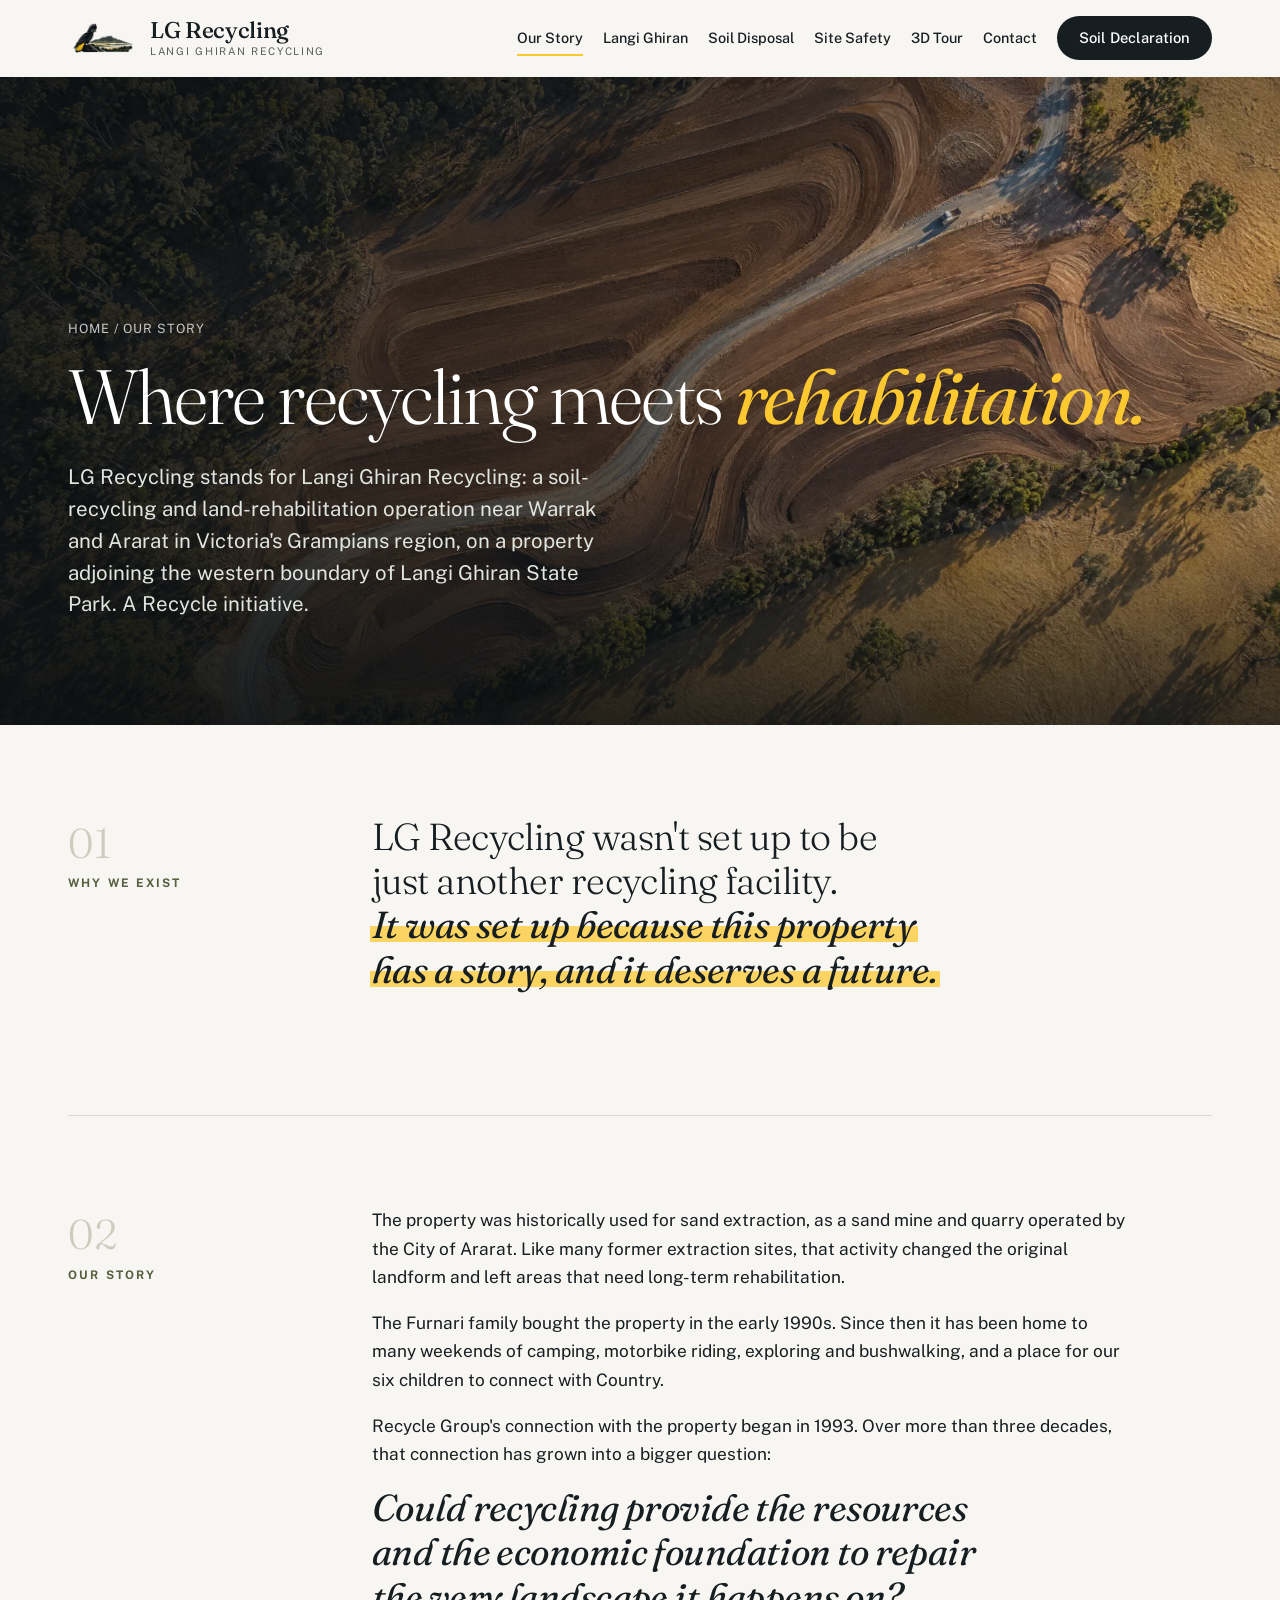
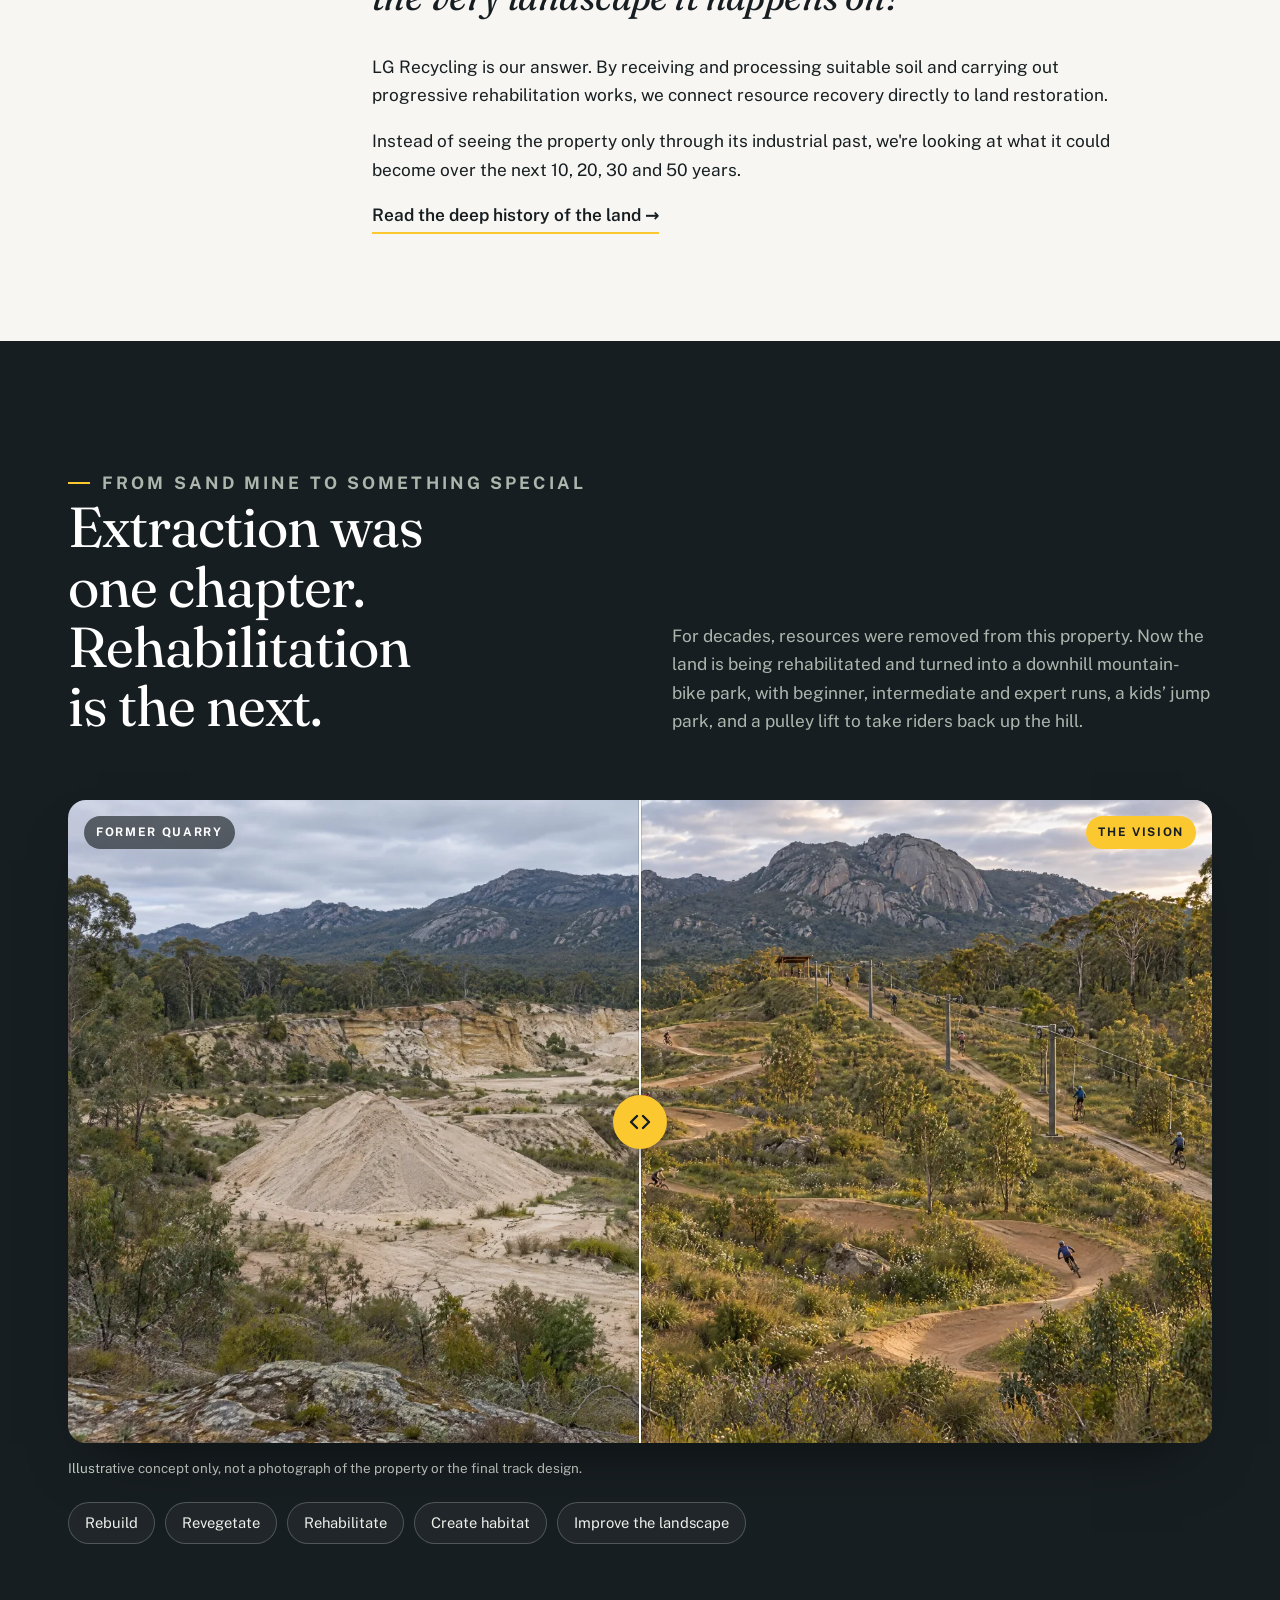
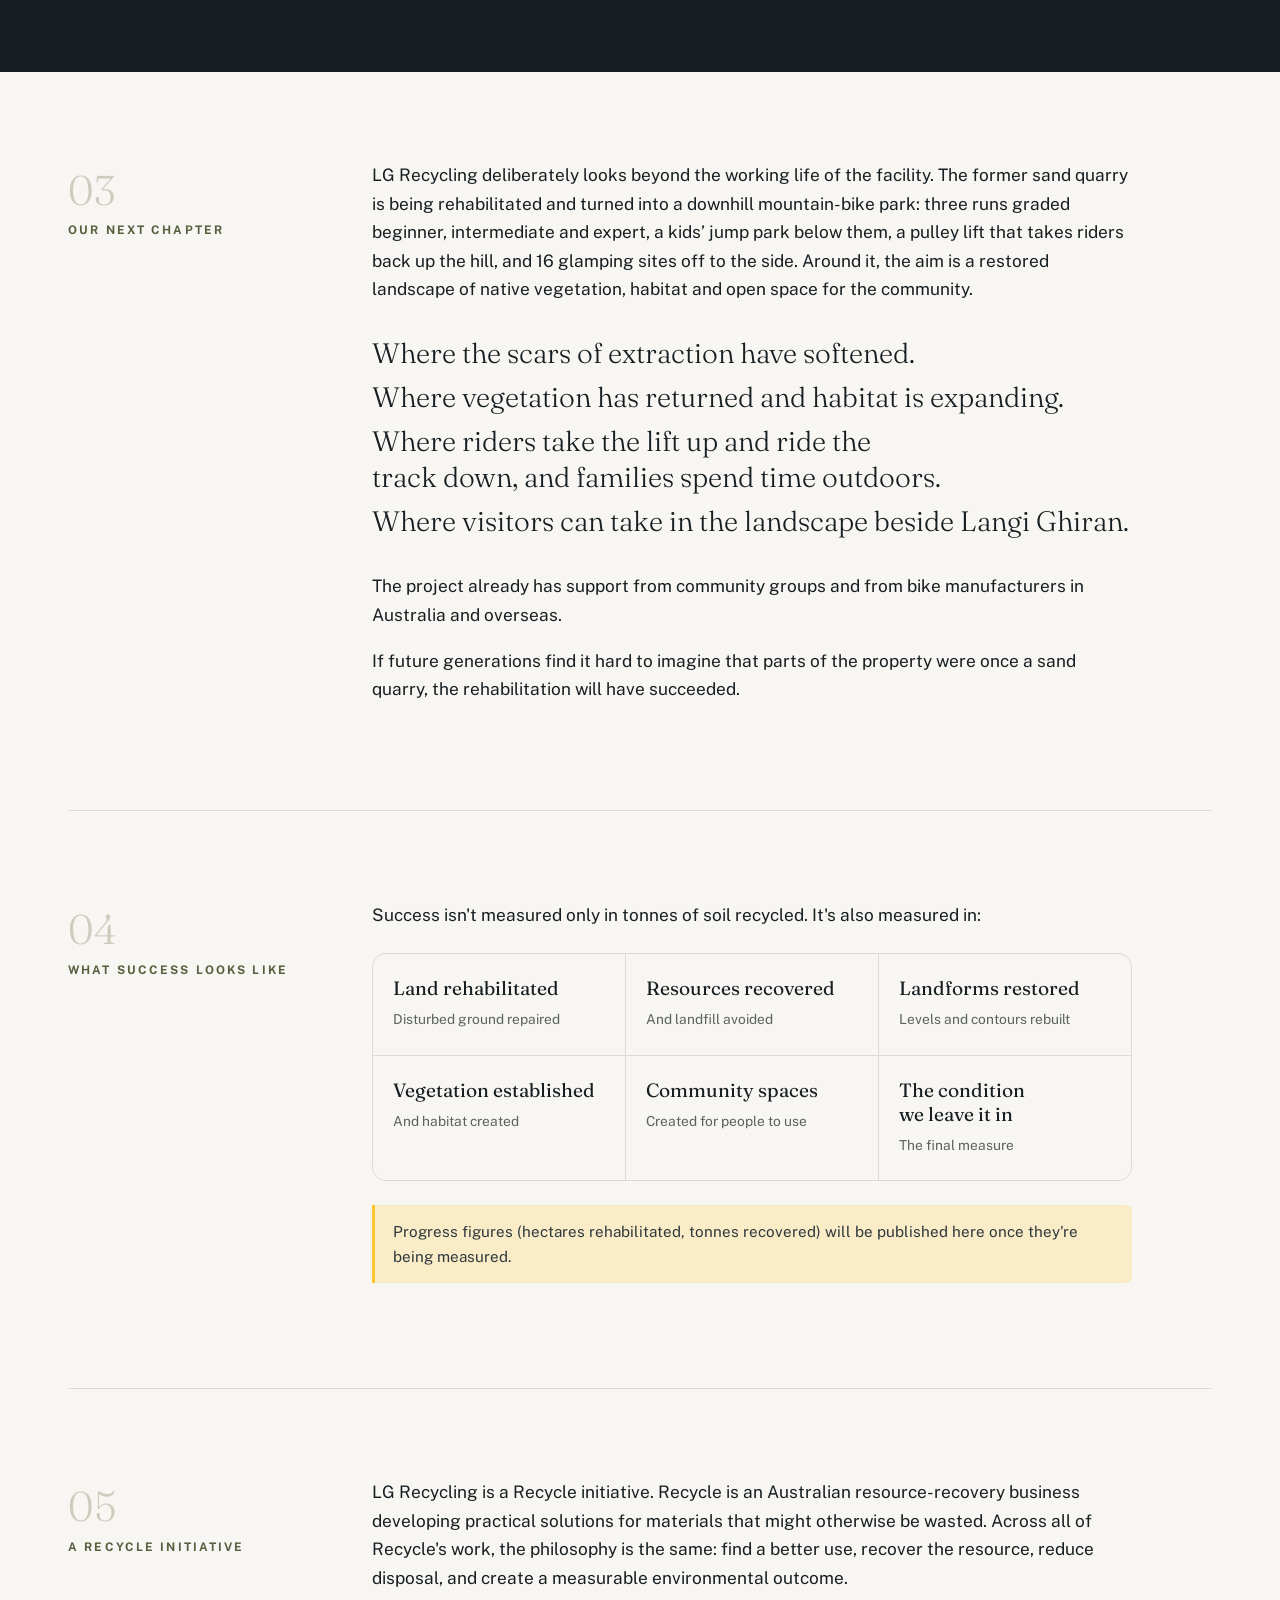
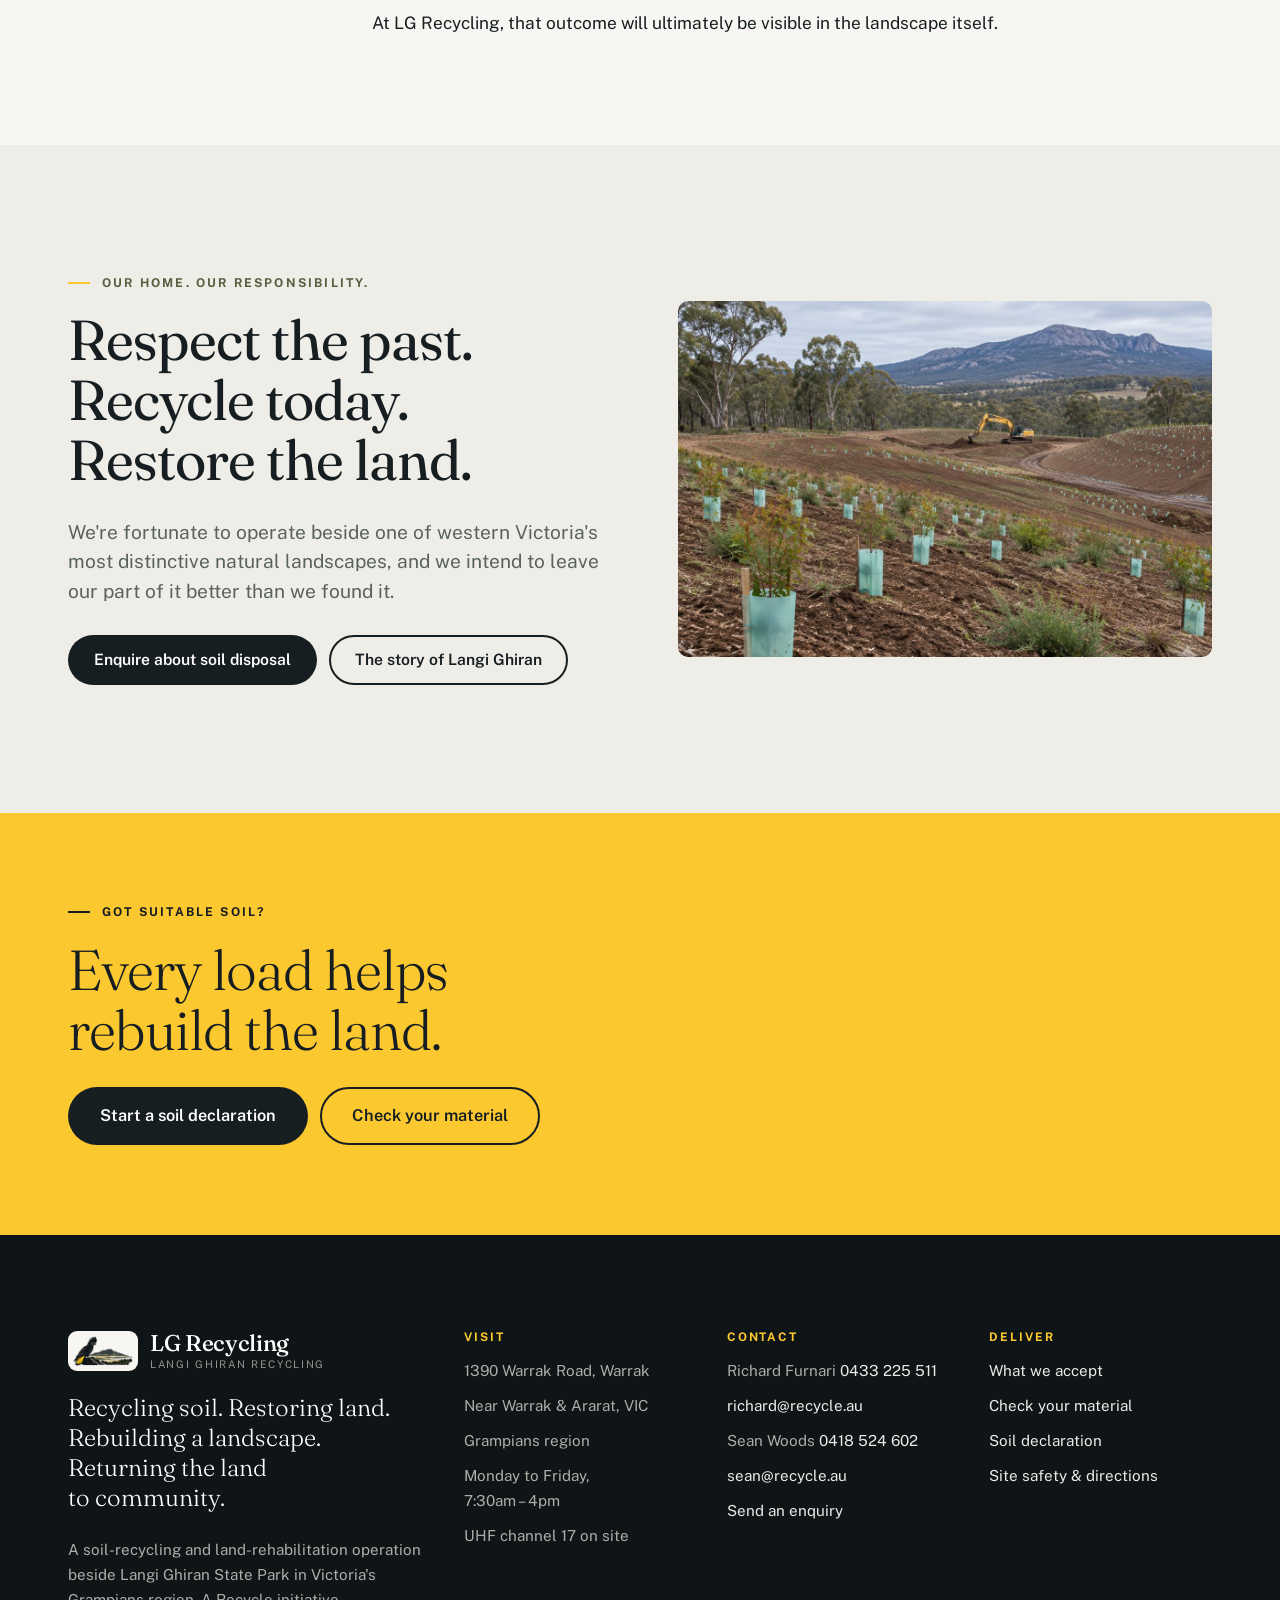
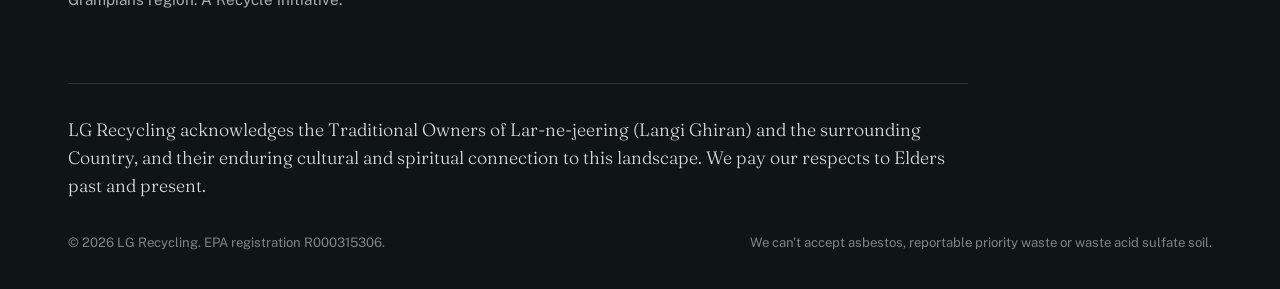
<file: about.html>
<!doctype html>
<html lang="en-AU">
<head>
<meta charset="utf-8">
<meta name="viewport" content="width=device-width, initial-scale=1, viewport-fit=cover">
<title>Our Story | LG Recycling</title>
<meta name="description" content="Where recycling meets rehabilitation: how LG Recycling is using soil recycling to restore a former sand quarry beside Langi Ghiran State Park, in Victoria's Grampians region.">
<meta name="robots" content="noindex, nofollow">
<meta name="theme-color" content="#171E21">
<meta property="og:type" content="website">
<meta property="og:site_name" content="LG Recycling">
<meta property="og:title" content="Our Story | LG Recycling">
<meta property="og:description" content="Where recycling meets rehabilitation: how LG Recycling is using soil recycling to restore a former sand quarry beside Langi Ghiran State Park, in Victoria's Grampians region.">
<meta property="og:image" content="https://rdodeployme.github.io/Langi-Ghiran/assets/og-image.jpg">
<meta property="og:image:width" content="1200">
<meta property="og:image:height" content="630">
<meta property="og:url" content="https://rdodeployme.github.io/Langi-Ghiran/about.html">
<meta name="twitter:card" content="summary_large_image">
<link rel="icon" href="assets/favicon.svg" type="image/svg+xml">
<link rel="preconnect" href="https://fonts.googleapis.com">
<link rel="preconnect" href="https://fonts.gstatic.com" crossorigin>
<link href="https://fonts.googleapis.com/css2?family=Fraunces:ital,opsz,wght@0,9..144,300..700;1,9..144,300..600&family=Public+Sans:wght@400;500;600;700&display=swap" rel="stylesheet">
<link rel="stylesheet" href="assets/styles.css?v=c3">
<script>document.documentElement.classList.add('js')</script>
</head>
<body class="">
<a class="skip" href="#main">Skip to content</a>
<header class="site-header">
  <div class="wrap">
    <a class="brand" href="index.html" aria-label="LG Recycling home"><span class="brand-mark" aria-hidden="true"></span><span class="brand-text"><b>LG Recycling</b><small>Langi Ghiran Recycling</small></span></a>
    <button class="menu-toggle" aria-label="Menu" aria-expanded="false" aria-controls="site-nav">
      <span></span><span></span><span></span>
    </button>
    <nav class="nav" id="site-nav" aria-label="Main">
      <a href="about.html" aria-current="page">Our Story</a> <a href="langi-ghiran.html">Langi Ghiran</a> <a href="soil-disposal.html">Soil Disposal</a> <a href="site-safety.html">Site Safety</a> <a href="explore.html">3D Tour</a> <a href="index.html#enquire">Contact</a> <a class="btn btn-primary nav-cta" href="soil-declaration.html">Soil Declaration</a>
    </nav>
  </div>
</header>
<main id="main">
<section class="img-hero on-image">
  <div class="hero-media"><img src="assets/lg-earthworks.webp" alt="Aerial view of contoured rehabilitation earthworks meeting eucalypt woodland and golden paddocks" fetchpriority="high"></div>
  <div class="wrap hero-body">
    <p class="crumbs"><a href="index.html">Home</a> / Our story</p>
    <h1>Where recycling meets <span class="hl">rehabilitation.</span></h1>
    <p class="lede">LG Recycling stands for Langi Ghiran Recycling: a soil-recycling and land-rehabilitation operation near Warrak and Ararat in Victoria's Grampians region, on a property adjoining the western boundary of Langi Ghiran State Park. A Recycle initiative.</p>
  </div>
</section>

<div class="wrap">
  <article class="chapter">
    <div class="label reveal"><span class="n">01</span>Why we exist</div>
    <div class="body reveal d1">
      <p class="big-quote"><span class="sen">LG Recycling wasn't set up to be just another recycling facility.</span> <span class="sen"><em class="hl">It was set up because this property has a story, and it deserves a future.</em></span></p>
    </div>
  </article>

  <article class="chapter">
    <div class="label reveal"><span class="n">02</span>Our story</div>
    <div class="body reveal d1">
      <p>The property was historically used for sand extraction, as a sand mine and quarry operated by the City of Ararat. Like many former extraction sites, that activity changed the original landform and left areas that need long-term rehabilitation.</p>
      <p>The Furnari family bought the property in the early 1990s. Since then it has been home to many weekends of camping, motorbike riding, exploring and bushwalking, and a place for our six children to connect with Country.</p>
      <p>Recycle Group's connection with the property began in 1993. Over more than three decades, that connection has grown into a bigger question:</p>
      <p class="big-quote"><em>Could recycling provide the resources and the economic foundation to repair the very landscape it happens on?</em></p>
      <p>LG Recycling is our answer. By receiving and processing suitable soil and carrying out progressive rehabilitation works, we connect resource recovery directly to land restoration.</p>
      <p>Instead of seeing the property only through its industrial past, we're looking at what it could become over the next 10, 20, 30 and 50 years.</p>
      <p><a class="link-arrow" href="deep-history.html">Read the deep history of the land &rarr;</a></p>
    </div>
  </article>
</div>

<section class="dark" aria-labelledby="chapter-title">
  <div class="wrap">
    <div class="section-head">
      <div>
        <p class="eyebrow reveal">From sand mine to something special</p>
        <h2 id="chapter-title" class="reveal"><span class="sen">Extraction was one chapter.</span> <span class="sen">Rehabilitation is the next.</span></h2>
      </div>
      <p class="reveal d1">For decades, resources were removed from this property. Now the land is being rehabilitated and turned into a downhill mountain-bike park, with beginner, intermediate and expert runs, a kids’ jump park, and a pulley lift to take riders back up the hill.</p>
    </div>
    <div class="compare reveal" data-compare style="--pos:50%">
      <img src="assets/lg-quarry-before.webp" alt="Illustration of a disused sand quarry at the foot of a granite range" loading="lazy" width="1800" height="1018">
      <img class="after" src="assets/lg-quarry-after.webp" alt="Illustration of the same view rehabilitated with native vegetation, trails, a wetland and a lookout" loading="lazy" width="1800" height="1018">
      <span class="tag l">Former quarry</span>
      <span class="tag r">The vision</span>
      <span class="handle" aria-hidden="true"></span>
      <input type="range" min="0" max="100" value="50" aria-label="Compare the former quarry with the rehabilitation vision">
    </div>
    <p class="compare-note">Illustrative concept only, not a photograph of the property or the final track design.</p>
    <ul class="chips reveal">
      <li>Rebuild</li><li>Revegetate</li><li>Rehabilitate</li><li>Create habitat</li><li>Improve the landscape</li>
    </ul>
  </div>
</section>

<div class="wrap">
  <article class="chapter">
    <div class="label reveal"><span class="n">03</span>Our next chapter</div>
    <div class="body reveal d1">
      <p>LG Recycling deliberately looks beyond the working life of the facility. The former sand quarry is being rehabilitated and turned into a downhill mountain-bike park: three runs graded beginner, intermediate and expert, a kids’ jump park below them, a pulley lift that takes riders back up the hill, and 16 glamping sites off to the side. Around it, the aim is a restored landscape of native vegetation, habitat and open space for the community.</p>
      <div class="stack-lines" style="margin:32px 0">
        <p>Where the scars of extraction have softened.</p>
        <p>Where vegetation has returned and habitat is expanding.</p>
        <p>Where riders take the lift up and ride the track down, and families spend time outdoors.</p>
        <p>Where visitors can take in the landscape beside Langi Ghiran.</p>
      </div>
      <p>The project already has support from community groups and from bike manufacturers in Australia and overseas.</p>
      <p>If future generations find it hard to imagine that parts of the property were once a sand quarry, the rehabilitation will have succeeded.</p>
    </div>
  </article>

  <article class="chapter">
    <div class="label reveal"><span class="n">04</span>What success looks like</div>
    <div class="body reveal d1">
      <p>Success isn't measured only in tonnes of soil recycled. It's also measured in:</p>
      <div class="measures">
        <div><b>Land rehabilitated</b><span>Disturbed ground repaired</span></div>
        <div><b>Resources recovered</b><span>And landfill avoided</span></div>
        <div><b>Landforms restored</b><span>Levels and contours rebuilt</span></div>
        <div><b>Vegetation established</b><span>And habitat created</span></div>
        <div><b>Community spaces</b><span>Created for people to use</span></div>
        <div><b>The condition we leave it in</b><span>The final measure</span></div>
      </div>
      <p class="note">Progress figures (hectares rehabilitated, tonnes recovered) will be published here once they're being measured.</p>
    </div>
  </article>

  <article class="chapter">
    <div class="label reveal"><span class="n">05</span>A Recycle initiative</div>
    <div class="body reveal d1">
      <p>LG Recycling is a Recycle initiative. Recycle is an Australian resource-recovery business developing practical solutions for materials that might otherwise be wasted. Across all of Recycle's work, the philosophy is the same: find a better use, recover the resource, reduce disposal, and create a measurable environmental outcome.</p>
      <p>At LG Recycling, that outcome will ultimately be visible in the landscape itself.</p>
    </div>
  </article>
</div>

<section class="alt" aria-labelledby="home-title">
  <div class="wrap split center">
    <div class="reveal">
      <p class="eyebrow"><span><span class="sen">Our home.</span> <span class="sen">Our responsibility.</span></span></p>
      <h2 id="home-title"><span class="sen">Respect the past.</span> <span class="sen">Recycle today.</span> <span class="sen">Restore the land.</span></h2>
      <p class="lede">We're fortunate to operate beside one of western Victoria's most distinctive natural landscapes, and we intend to leave our part of it better than we found it.</p>
      <div class="actions" style="margin-top:28px">
        <a class="btn btn-primary" href="index.html#enquire">Enquire about soil disposal</a>
        <a class="btn btn-ghost" href="langi-ghiran.html">The story of Langi Ghiran</a>
      </div>
    </div>
    <figure class="figure land reveal d1"><img src="assets/lg-photo-rehabilitation.jpg" alt="Rehabilitation earthworks on the property with the granite range behind" loading="lazy"></figure>
  </div>
</section>
<section class="cta-band" aria-labelledby="cta-title">
  <div class="wrap">
    <div class="cta-copy">
      <p class="eyebrow">Got suitable soil?</p>
      <h2 id="cta-title">Every load helps rebuild the land.</h2>
    </div>
    <div class="cta-actions">
      <a class="btn btn-primary btn-lg" href="soil-declaration.html">Start a soil declaration</a>
      <a class="btn btn-ghost btn-lg" href="soil-disposal.html#checker">Check your material</a>
    </div>
  </div>
</section>
</main>
<footer class="site-footer">
  <div class="wrap">
    <div class="foot-top">
      <div class="foot-brand">
        <a class="brand" href="index.html"><span class="brand-mark" aria-hidden="true"></span><span class="brand-text"><b>LG Recycling</b><small>Langi Ghiran Recycling</small></span></a>
        <p class="foot-tag"><span class="sen">Recycling soil.</span> <span class="sen">Restoring land.</span> <span class="sen">Rebuilding a landscape.</span> <span class="sen">Returning the land to community.</span></p>
        <p>A soil-recycling and land-rehabilitation operation beside Langi Ghiran State Park in Victoria's Grampians region. A Recycle initiative.</p>
      </div>
      <div>
        <h4>Visit</h4>
        <ul>
          <li>1390 Warrak Road, Warrak</li>
          <li>Near Warrak &amp; Ararat, VIC</li>
          <li>Grampians region</li>
          <li>Monday to Friday, <span class="nw">7:30am – 4pm</span></li>
          <li>UHF channel 17 on site</li>
        </ul>
      </div>
      <div>
        <h4>Contact</h4>
        <ul>
          <li>Richard Furnari <a href="tel:+61433225511">0433 225 511</a></li>
          <li><a href="mailto:richard@recycle.au">richard@recycle.au</a></li>
          <li>Sean Woods <a href="tel:+61418524602">0418 524 602</a></li>
          <li><a href="mailto:sean@recycle.au">sean@recycle.au</a></li>
          <li><a href="index.html#enquire">Send an enquiry</a></li>
        </ul>
      </div>
      <div>
        <h4>Deliver</h4>
        <ul>
          <li><a href="soil-disposal.html">What we accept</a></li>
          <li><a href="soil-disposal.html#checker">Check your material</a></li>
          <li><a href="soil-declaration.html">Soil declaration</a></li>
          <li><a href="site-safety.html">Site safety &amp; directions</a></li>
        </ul>
      </div>
    </div>
    <p class="foot-ack">LG Recycling acknowledges the Traditional Owners of <span class="nw">Lar-ne-jeering</span> (Langi Ghiran) and the surrounding Country, and their enduring cultural and spiritual connection to this landscape. We pay our respects to Elders past and present.</p>
    <div class="foot-base">
      <span>&copy; <span id="year">2026</span> LG Recycling. EPA registration R000315306.</span>
      <span>We can't accept asbestos, reportable priority waste or waste acid sulfate soil.</span>
    </div>
  </div>
</footer>
<script src="assets/site.js?v=c4"></script>
</body>
</html>
</file>
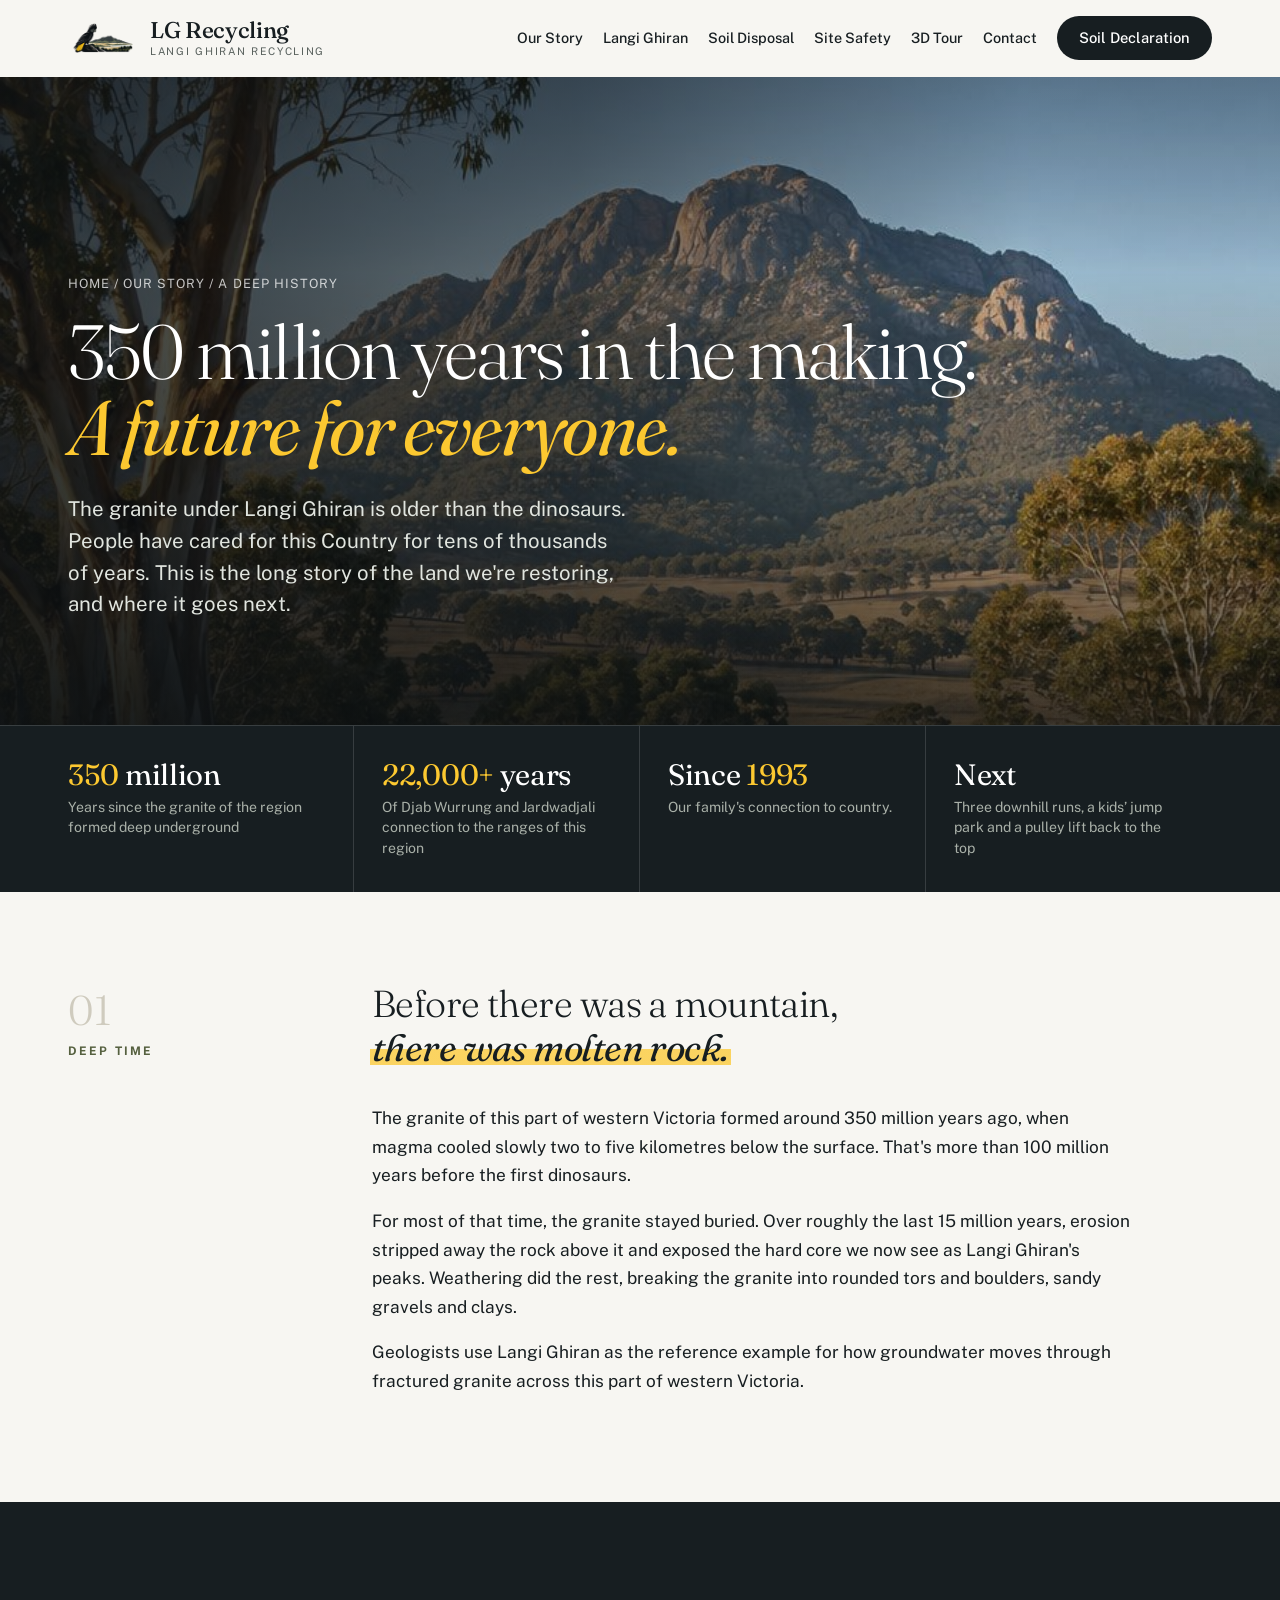
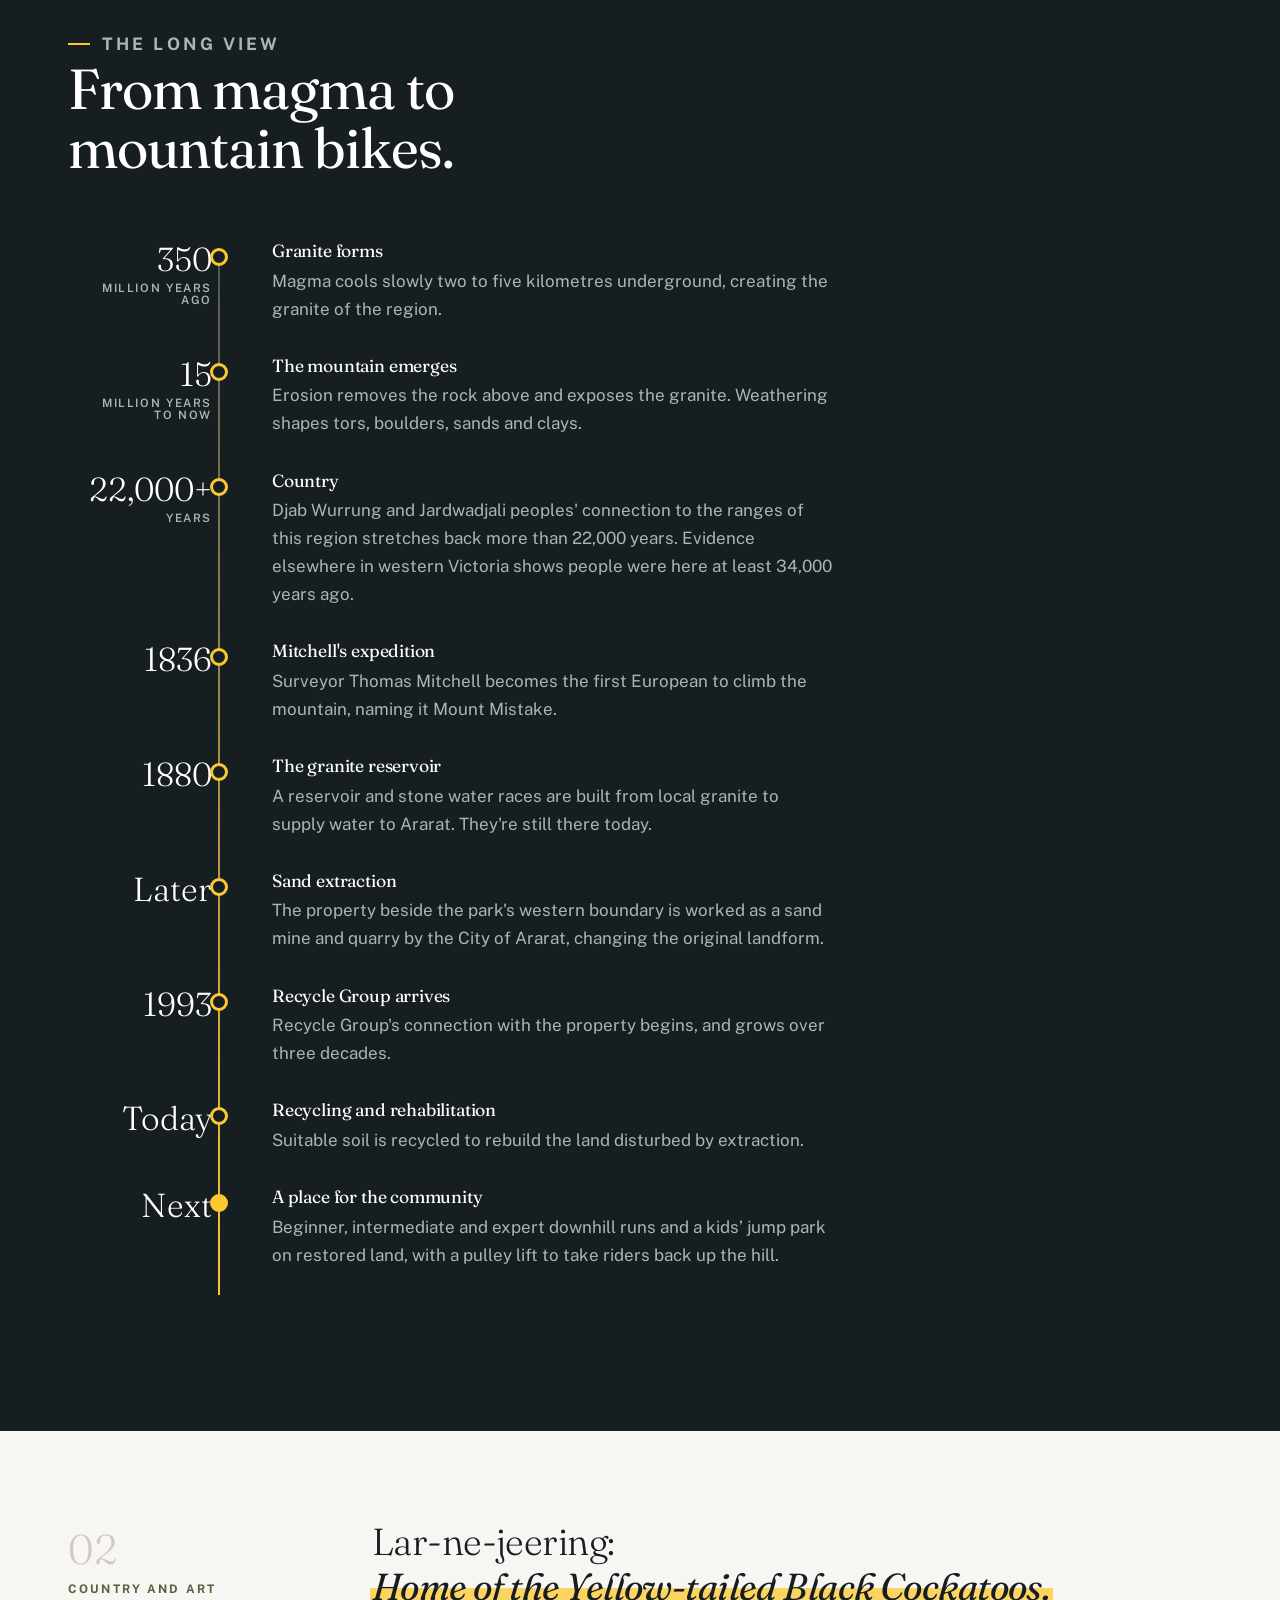
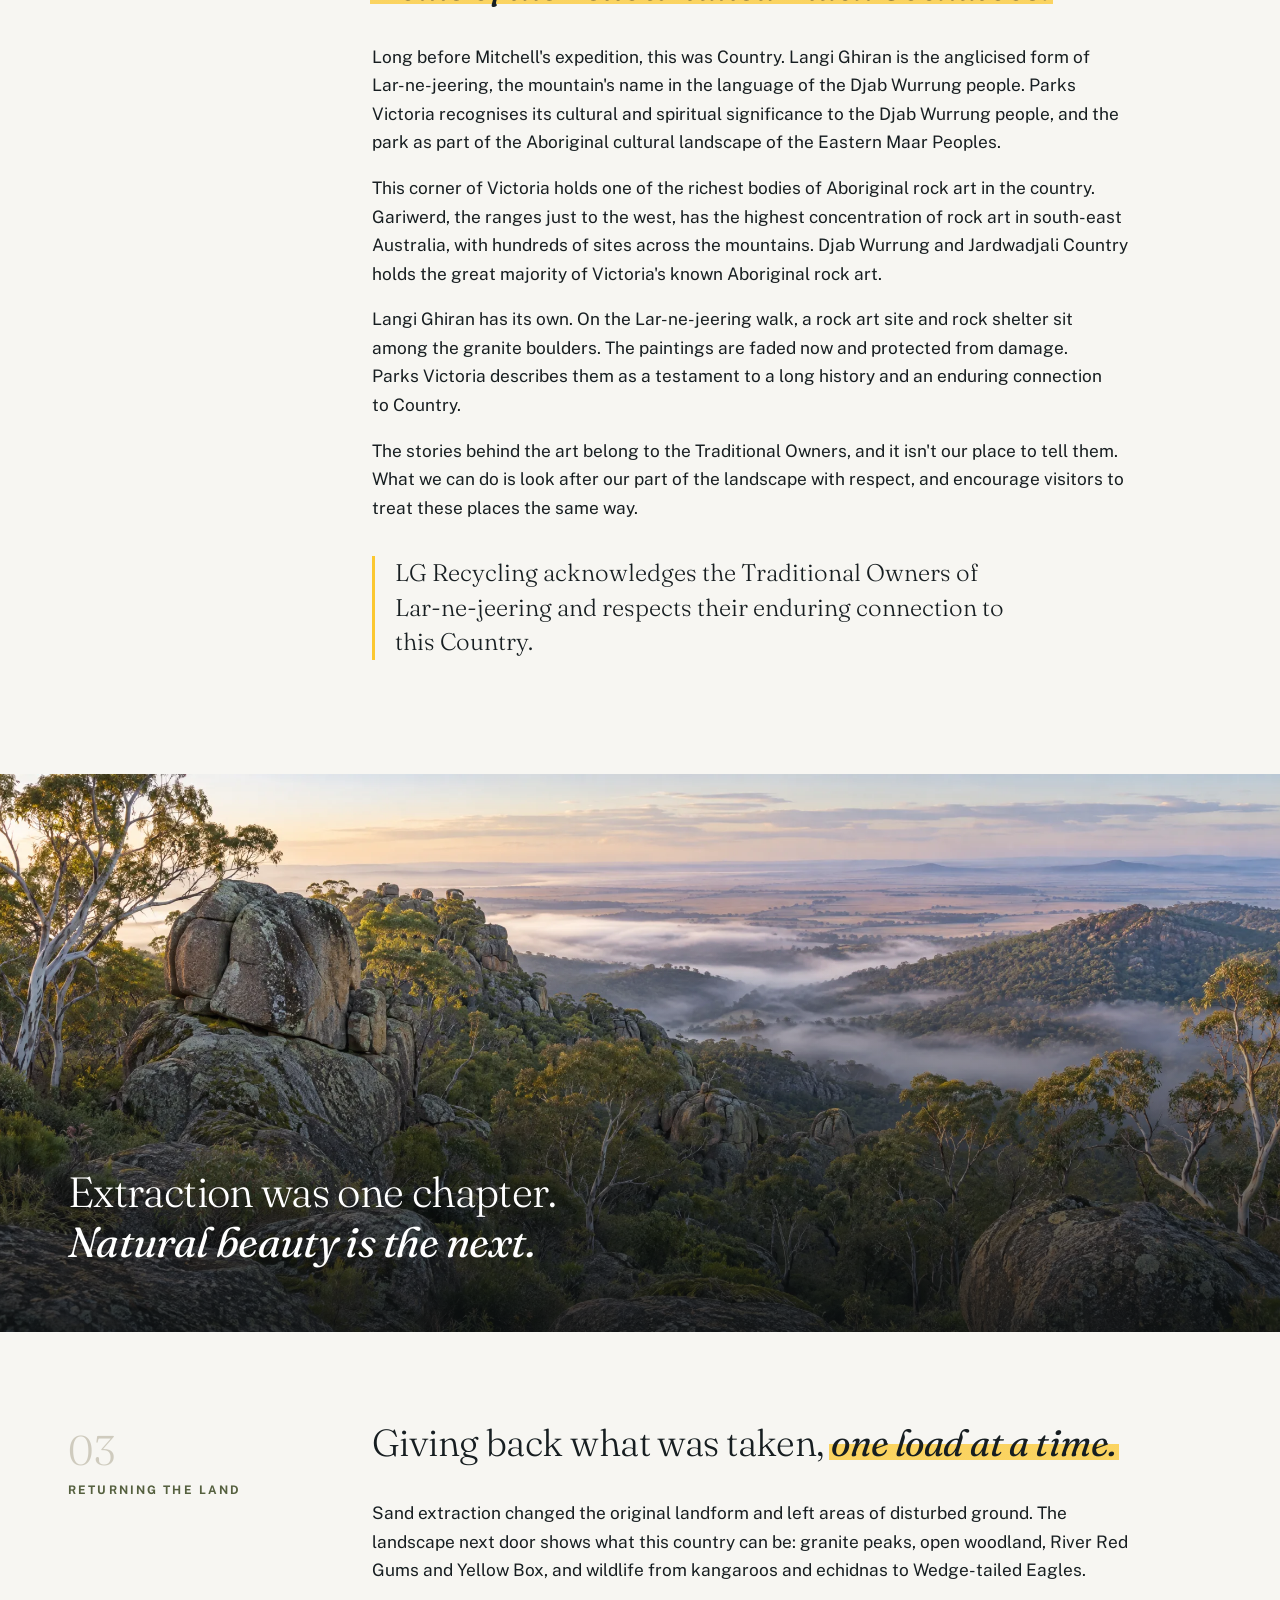
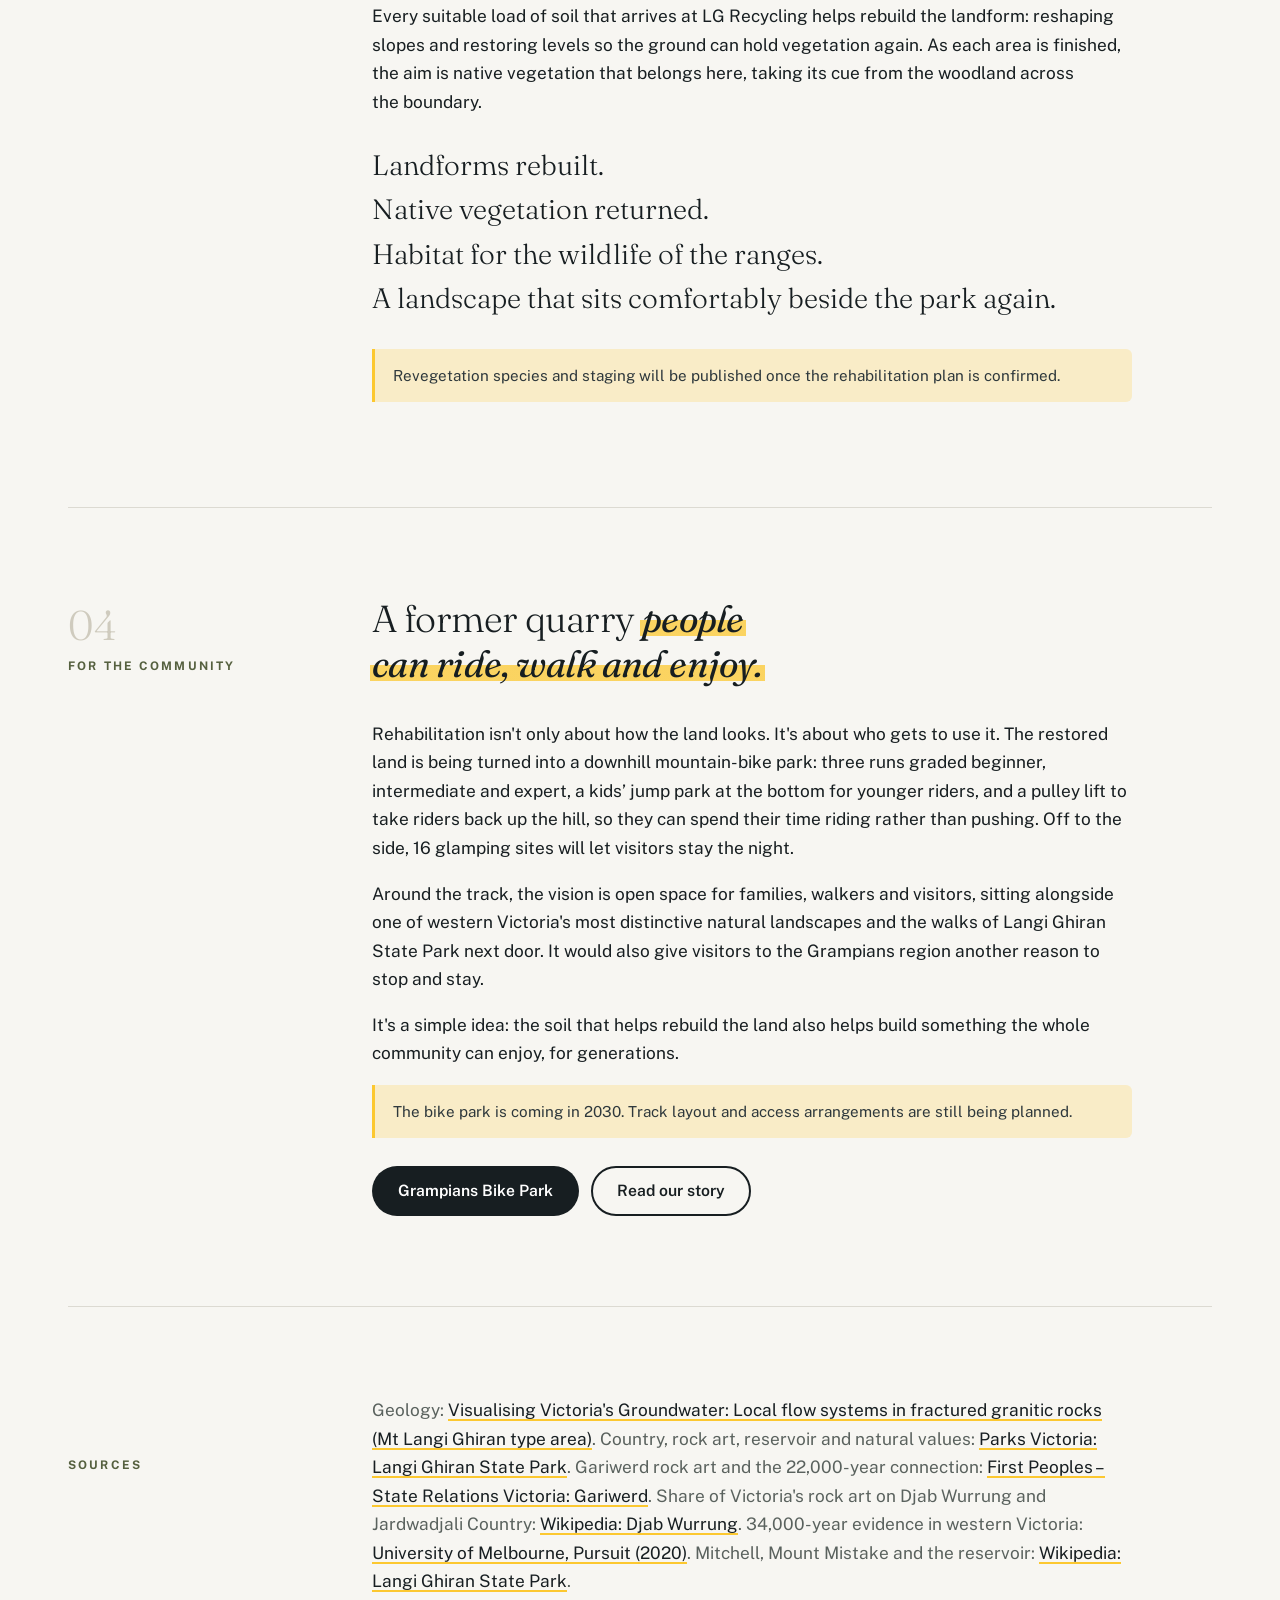
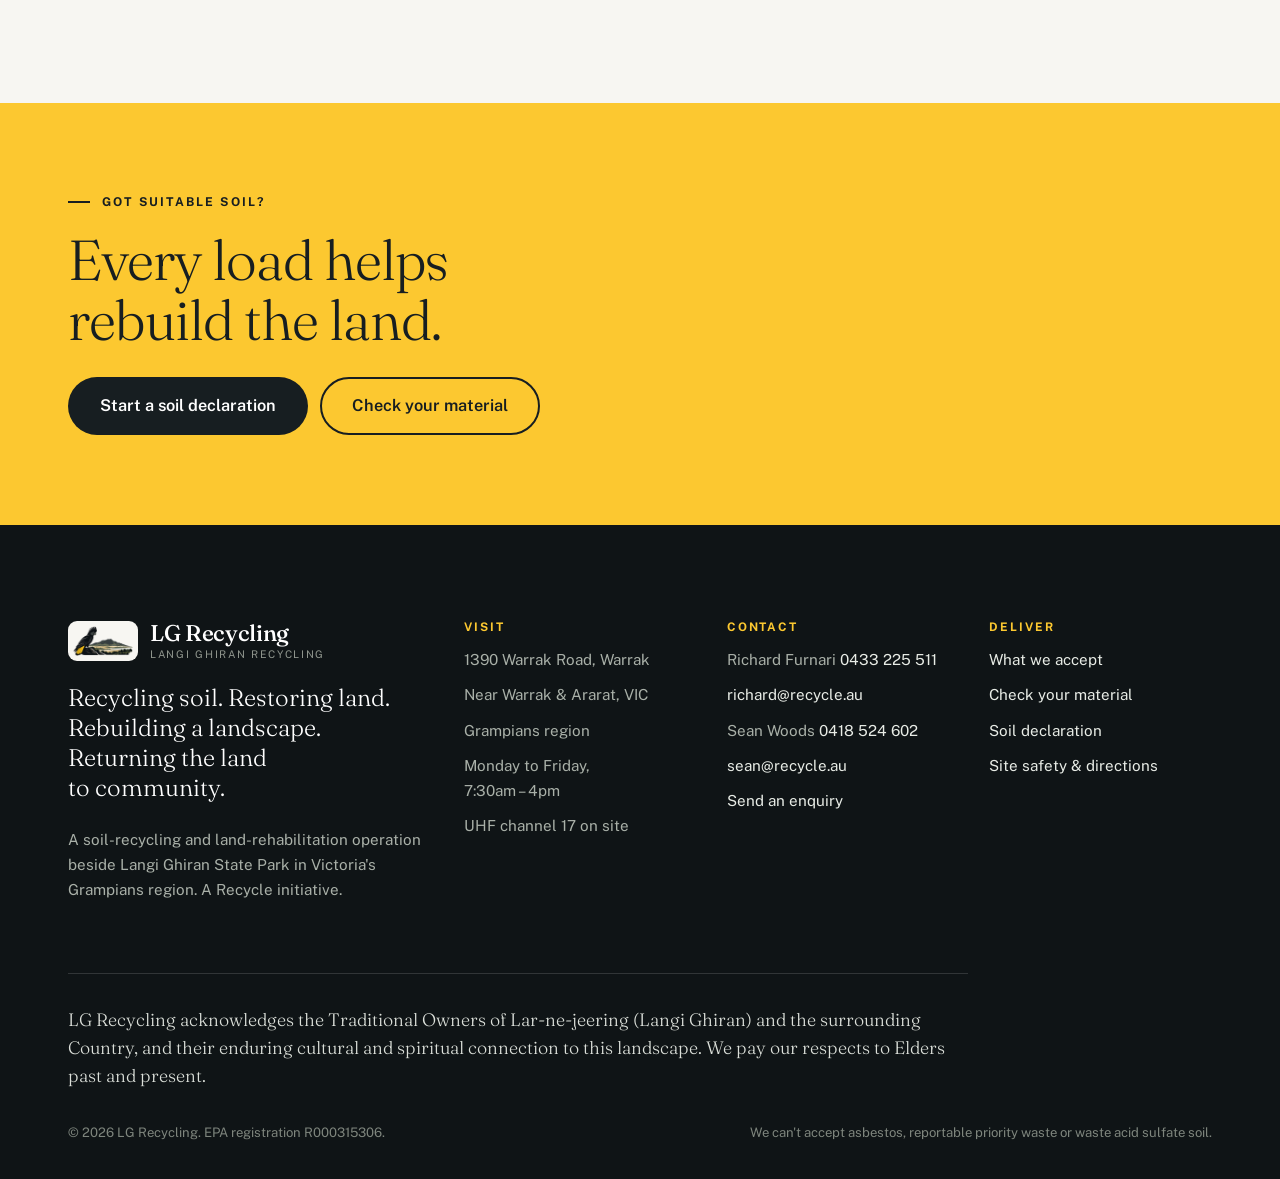
<file: deep-history.html>
<!doctype html>
<html lang="en-AU">
<head>
<meta charset="utf-8">
<meta name="viewport" content="width=device-width, initial-scale=1, viewport-fit=cover">
<title>A Deep History | LG Recycling</title>
<meta name="description" content="350 million years of granite, tens of thousands of years of Country, and a former quarry being returned to the landscape and the community. The deep history of the land beside Langi Ghiran.">
<meta name="robots" content="noindex, nofollow">
<meta name="theme-color" content="#171E21">
<meta property="og:type" content="website">
<meta property="og:site_name" content="LG Recycling">
<meta property="og:title" content="A Deep History | LG Recycling">
<meta property="og:description" content="350 million years of granite, tens of thousands of years of Country, and a former quarry being returned to the landscape and the community. The deep history of the land beside Langi Ghiran.">
<meta property="og:image" content="https://rdodeployme.github.io/Langi-Ghiran/assets/og-image.jpg">
<meta property="og:image:width" content="1200">
<meta property="og:image:height" content="630">
<meta property="og:url" content="https://rdodeployme.github.io/Langi-Ghiran/deep-history.html">
<meta name="twitter:card" content="summary_large_image">
<link rel="icon" href="assets/favicon.svg" type="image/svg+xml">
<link rel="preconnect" href="https://fonts.googleapis.com">
<link rel="preconnect" href="https://fonts.gstatic.com" crossorigin>
<link href="https://fonts.googleapis.com/css2?family=Fraunces:ital,opsz,wght@0,9..144,300..700;1,9..144,300..600&family=Public+Sans:wght@400;500;600;700&display=swap" rel="stylesheet">
<link rel="stylesheet" href="assets/styles.css?v=c3">
<style>
.deep-line{list-style:none;margin:clamp(40px,5vw,64px) 0 0;padding:0;position:relative}
.deep-line::before{content:"";position:absolute;left:150px;top:8px;bottom:8px;width:2px;background:linear-gradient(180deg,rgba(255,255,255,.25),var(--yellow))}
.deep-line li{display:grid;grid-template-columns:150px 1fr;gap:36px;padding:0 0 34px;position:relative}
.deep-line li::before{content:"";position:absolute;left:142px;top:6px;width:18px;height:18px;border-radius:50%;background:var(--ink);border:3px solid var(--yellow)}
.deep-line li:last-child::before{background:var(--yellow)}
.deep-line b{font-family:var(--display);font-weight:300;font-size:clamp(1.5rem,2.6vw,2.1rem);line-height:1;color:#fff;text-align:right;padding-right:6px}
.deep-line b small{display:block;font-family:"Public Sans",system-ui,sans-serif;font-size:.72rem;letter-spacing:.14em;text-transform:uppercase;color:#AEB5AD;margin-top:8px;font-weight:600}
.deep-line div{padding-left:18px}
.deep-line h3{color:#fff;margin:0 0 6px;font-size:1.1rem}
.deep-line p{margin:0;color:#AEB5AD;max-width:56ch}
@media (max-width:700px){
  .deep-line::before{left:8px}
  .deep-line li{grid-template-columns:1fr;gap:8px;padding-left:36px}
  .deep-line li::before{left:0}
  .deep-line b{text-align:left}
  .deep-line div{padding-left:0}
}
</style>
<script>document.documentElement.classList.add('js')</script>
</head>
<body class="">
<a class="skip" href="#main">Skip to content</a>
<header class="site-header">
  <div class="wrap">
    <a class="brand" href="index.html" aria-label="LG Recycling home"><span class="brand-mark" aria-hidden="true"></span><span class="brand-text"><b>LG Recycling</b><small>Langi Ghiran Recycling</small></span></a>
    <button class="menu-toggle" aria-label="Menu" aria-expanded="false" aria-controls="site-nav">
      <span></span><span></span><span></span>
    </button>
    <nav class="nav" id="site-nav" aria-label="Main">
      <a href="about.html">Our Story</a> <a href="langi-ghiran.html">Langi Ghiran</a> <a href="soil-disposal.html">Soil Disposal</a> <a href="site-safety.html">Site Safety</a> <a href="explore.html">3D Tour</a> <a href="index.html#enquire">Contact</a> <a class="btn btn-primary nav-cta" href="soil-declaration.html">Soil Declaration</a>
    </nav>
  </div>
</header>
<main id="main">
<section class="img-hero on-image">
  <div class="hero-media"><img src="assets/lg-photo-mountain.jpg" alt="Langi Ghiran's granite peak rising above woodland and golden grassland" fetchpriority="high" style="object-position:center 30%"></div>
  <div class="wrap hero-body">
    <p class="crumbs"><a href="index.html">Home</a> / <a href="about.html">Our story</a> / A deep history</p>
    <h1><span class="sen">350 million years in the making.</span> <span class="sen"><span class="hl">A future for&nbsp;everyone.</span></span></h1>
    <p class="lede"><span class="sen">The granite under Langi Ghiran is older than the dinosaurs.</span> <span class="sen">People have cared for this Country for tens of thousands of years.</span> <span class="sen">This is the long story of the land we're restoring, and where it goes next.</span></p>
  </div>
</section>

<section class="facts" aria-label="At a glance">
  <div class="wrap">
    <div class="fact"><b><i>350</i> million</b><span>Years since the granite of the region formed deep underground</span></div>
    <div class="fact"><b><i>22,000+</i> years</b><span>Of Djab Wurrung and Jardwadjali connection to the ranges of this region</span></div>
    <div class="fact"><b>Since <i>1993</i></b><span>Our family's connection to country.</span></div>
    <div class="fact"><b>Next</b><span>Three downhill runs, a kids’ jump park and a pulley lift back to the top</span></div>
  </div>
</section>

<div class="wrap">
  <article class="chapter">
    <div class="label reveal"><span class="n">01</span>Deep time</div>
    <div class="body reveal d1">
      <p class="big-quote">Before there was a mountain, <em class="hl">there was molten rock.</em></p>
      <p>The granite of this part of western Victoria formed around 350 million years ago, when magma cooled slowly two to five kilometres below the surface. That's more than 100 million years before the first dinosaurs.</p>
      <p>For most of that time, the granite stayed buried. Over roughly the last 15 million years, erosion stripped away the rock above it and exposed the hard core we now see as Langi Ghiran's peaks. Weathering did the rest, breaking the granite into rounded tors and boulders, sandy gravels and clays.</p>
      <p>Geologists use Langi Ghiran as the reference example for how groundwater moves through fractured granite across this part of western Victoria.</p>
    </div>
  </article>
</div>

<section class="dark" aria-labelledby="timeline-title">
  <div class="wrap">
    <div class="section-head">
      <div>
        <p class="eyebrow reveal">The long view</p>
        <h2 id="timeline-title" class="reveal">From magma to mountain bikes.</h2>
      </div>
      <p class="reveal d1">A very short history of a very old place.</p>
    </div>
    <ol class="deep-line">
      <li class="reveal"><b>350<small>million years ago</small></b><div><h3>Granite forms</h3><p>Magma cools slowly two to five kilometres underground, creating the granite of the region.</p></div></li>
      <li class="reveal"><b>15<small>million years to now</small></b><div><h3>The mountain emerges</h3><p>Erosion removes the rock above and exposes the granite. Weathering shapes tors, boulders, sands and clays.</p></div></li>
      <li class="reveal"><b>22,000+<small>years</small></b><div><h3>Country</h3><p>Djab Wurrung and Jardwadjali peoples' connection to the ranges of this region stretches back more than 22,000 years. Evidence elsewhere in western Victoria shows people were here at least 34,000 years ago.</p></div></li>
      <li class="reveal"><b>1836</b><div><h3>Mitchell's expedition</h3><p>Surveyor Thomas Mitchell becomes the first European to climb the mountain, naming it Mount Mistake.</p></div></li>
      <li class="reveal"><b>1880</b><div><h3>The granite reservoir</h3><p>A reservoir and stone water races are built from local granite to supply water to Ararat. They're still there today.</p></div></li>
      <li class="reveal"><b>Later</b><div><h3>Sand extraction</h3><p>The property beside the park's western boundary is worked as a sand mine and quarry by the City of Ararat, changing the original landform.</p></div></li>
      <li class="reveal"><b>1993</b><div><h3>Recycle Group arrives</h3><p>Recycle Group's connection with the property begins, and grows over three decades.</p></div></li>
      <li class="reveal"><b>Today</b><div><h3>Recycling and rehabilitation</h3><p>Suitable soil is recycled to rebuild the land disturbed by extraction.</p></div></li>
      <li class="reveal"><b>Next</b><div><h3>A place for the community</h3><p>Beginner, intermediate and expert downhill runs and a kids’ jump park on restored land, with a pulley lift to take riders back up the hill.</p></div></li>
    </ol>
  </div>
</section>

<div class="wrap">
  <article class="chapter">
    <div class="label reveal"><span class="n">02</span>Country and art</div>
    <div class="body reveal d1">
      <p class="big-quote"><span class="sen"><span class="nw">Lar-ne-jeering</span>:</span> <span class="sen"><em class="hl">Home of the <span class="nw">Yellow-tailed</span> Black Cockatoos.</em></span></p>
      <p>Long before Mitchell's expedition, this was Country. Langi Ghiran is the anglicised form of <span class="nw">Lar-ne-jeering</span>, the mountain's name in the language of the Djab Wurrung people. Parks Victoria recognises its cultural and spiritual significance to the Djab Wurrung people, and the park as part of the Aboriginal cultural landscape of the Eastern Maar Peoples.</p>
      <p>This corner of Victoria holds one of the richest bodies of Aboriginal rock art in the country. Gariwerd, the ranges just to the west, has the highest concentration of rock art in south-east Australia, with hundreds of sites across the mountains. Djab Wurrung and Jardwadjali Country holds the great majority of Victoria's known Aboriginal rock art.</p>
      <p>Langi Ghiran has its own. On the <span class="nw">Lar-ne-jeering</span> walk, a rock art site and rock shelter sit among the granite boulders. The paintings are faded now and protected from damage. Parks Victoria describes them as a testament to a long history and an enduring connection to Country.</p>
      <p>The stories behind the art belong to the Traditional Owners, and it isn't our place to tell them. What we can do is look after our part of the landscape with respect, and encourage visitors to treat these places the same way.</p>
      <p class="ack">LG Recycling acknowledges the Traditional Owners of <span class="nw">Lar-ne-jeering</span> and respects their enduring connection to this Country.</p>
    </div>
  </article>
</div>

<section class="photo-band on-image" aria-label="Restored landscape">
  <div class="hero-media"><img src="assets/lg-granite.webp" alt="Granite tors and eucalypt woodland on the slopes of Langi Ghiran, with mist in the valley below" loading="lazy"></div>
  <div class="wrap">
    <p class="big-quote"><span class="sen">Extraction was one chapter.</span> <span class="sen"><em>Natural beauty is the next.</em></span></p>
  </div>
</section>

<div class="wrap">
  <article class="chapter">
    <div class="label reveal"><span class="n">03</span>Returning the land</div>
    <div class="body reveal d1">
      <p class="big-quote">Giving back what was taken, <em class="hl">one load at a time.</em></p>
      <p>Sand extraction changed the original landform and left areas of disturbed ground. The landscape next door shows what this country can be: granite peaks, open woodland, River Red Gums and Yellow Box, and wildlife from kangaroos and echidnas to Wedge-tailed Eagles.</p>
      <p>Every suitable load of soil that arrives at LG Recycling helps rebuild the landform: reshaping slopes and restoring levels so the ground can hold vegetation again. As each area is finished, the aim is native vegetation that belongs here, taking its cue from the woodland across the boundary.</p>
      <div class="stack-lines" style="margin:32px 0">
        <p>Landforms rebuilt.</p>
        <p>Native vegetation returned.</p>
        <p>Habitat for the wildlife of the ranges.</p>
        <p>A landscape that sits comfortably beside the park again.</p>
      </div>
      <p class="note">Revegetation species and staging will be published once the rehabilitation plan is confirmed.</p>
    </div>
  </article>

  <article class="chapter">
    <div class="label reveal"><span class="n">04</span>For the community</div>
    <div class="body reveal d1">
      <p class="big-quote">A former quarry <em class="hl">people can ride, walk and enjoy.</em></p>
      <p>Rehabilitation isn't only about how the land looks. It's about who gets to use it. The restored land is being turned into a downhill mountain-bike park: three runs graded beginner, intermediate and expert, a kids’ jump park at the bottom for younger riders, and a pulley lift to take riders back up the hill, so they can spend their time riding rather than pushing. Off to the side, 16 glamping sites will let visitors stay the night.</p>
      <p>Around the track, the vision is open space for families, walkers and visitors, sitting alongside one of western Victoria's most distinctive natural landscapes and the walks of Langi Ghiran State Park next door. It would also give visitors to the Grampians region another reason to stop and stay.</p>
      <p>It's a simple idea: the soil that helps rebuild the land also helps build something the whole community can enjoy, for generations.</p>
      <p class="note">The bike park is coming in 2030. Track layout and access arrangements are still being planned.</p>
      <div class="actions" style="margin-top:28px">
        <a class="btn btn-primary" href="explore.html">Grampians Bike Park</a>
        <a class="btn btn-ghost" href="about.html">Read our story</a>
      </div>
    </div>
  </article>

  <article class="chapter">
    <div class="label"><span class="n">&nbsp;</span>Sources</div>
    <div class="body sources">
      <p>Geology: <a href="https://www.vvg.org.au/cb_pages/GHCMA_GFS3.php" rel="noopener">Visualising Victoria's Groundwater: Local flow systems in fractured granitic rocks (Mt Langi Ghiran type area)</a>. Country, rock art, reservoir and natural values: <a href="https://www.parks.vic.gov.au/places-to-see/parks/langi-ghiran-state-park" rel="noopener">Parks Victoria: Langi Ghiran State Park</a>. Gariwerd rock art and the 22,000-year connection: <a href="https://www.firstpeoplesrelations.vic.gov.au/introduction-aboriginal-cultural-heritage-victoria/gariwerd-grampians-national-park" rel="noopener">First Peoples – State Relations Victoria: Gariwerd</a>. Share of Victoria's rock art on Djab Wurrung and Jardwadjali Country: <a href="https://en.wikipedia.org/wiki/Djab_Wurrung" rel="noopener">Wikipedia: Djab Wurrung</a>. 34,000-year evidence in western Victoria: <a href="https://pursuit.unimelb.edu.au/articles/victoria-s-volcanic-history-confirms-the-state-s-aboriginal-inhabitation-before-34-000-years" rel="noopener">University of Melbourne, Pursuit (2020)</a>. Mitchell, Mount Mistake and the reservoir: <a href="https://en.wikipedia.org/wiki/Langi_Ghiran_State_Park" rel="noopener">Wikipedia: Langi Ghiran State Park</a>.</p>
    </div>
  </article>
</div>
<section class="cta-band" aria-labelledby="cta-title">
  <div class="wrap">
    <div class="cta-copy">
      <p class="eyebrow">Got suitable soil?</p>
      <h2 id="cta-title">Every load helps rebuild the land.</h2>
    </div>
    <div class="cta-actions">
      <a class="btn btn-primary btn-lg" href="soil-declaration.html">Start a soil declaration</a>
      <a class="btn btn-ghost btn-lg" href="soil-disposal.html#checker">Check your material</a>
    </div>
  </div>
</section>
</main>
<footer class="site-footer">
  <div class="wrap">
    <div class="foot-top">
      <div class="foot-brand">
        <a class="brand" href="index.html"><span class="brand-mark" aria-hidden="true"></span><span class="brand-text"><b>LG Recycling</b><small>Langi Ghiran Recycling</small></span></a>
        <p class="foot-tag"><span class="sen">Recycling soil.</span> <span class="sen">Restoring land.</span> <span class="sen">Rebuilding a landscape.</span> <span class="sen">Returning the land to community.</span></p>
        <p>A soil-recycling and land-rehabilitation operation beside Langi Ghiran State Park in Victoria's Grampians region. A Recycle initiative.</p>
      </div>
      <div>
        <h4>Visit</h4>
        <ul>
          <li>1390 Warrak Road, Warrak</li>
          <li>Near Warrak &amp; Ararat, VIC</li>
          <li>Grampians region</li>
          <li>Monday to Friday, <span class="nw">7:30am – 4pm</span></li>
          <li>UHF channel 17 on site</li>
        </ul>
      </div>
      <div>
        <h4>Contact</h4>
        <ul>
          <li>Richard Furnari <a href="tel:+61433225511">0433 225 511</a></li>
          <li><a href="mailto:richard@recycle.au">richard@recycle.au</a></li>
          <li>Sean Woods <a href="tel:+61418524602">0418 524 602</a></li>
          <li><a href="mailto:sean@recycle.au">sean@recycle.au</a></li>
          <li><a href="index.html#enquire">Send an enquiry</a></li>
        </ul>
      </div>
      <div>
        <h4>Deliver</h4>
        <ul>
          <li><a href="soil-disposal.html">What we accept</a></li>
          <li><a href="soil-disposal.html#checker">Check your material</a></li>
          <li><a href="soil-declaration.html">Soil declaration</a></li>
          <li><a href="site-safety.html">Site safety &amp; directions</a></li>
        </ul>
      </div>
    </div>
    <p class="foot-ack">LG Recycling acknowledges the Traditional Owners of <span class="nw">Lar-ne-jeering</span> (Langi Ghiran) and the surrounding Country, and their enduring cultural and spiritual connection to this landscape. We pay our respects to Elders past and present.</p>
    <div class="foot-base">
      <span>&copy; <span id="year">2026</span> LG Recycling. EPA registration R000315306.</span>
      <span>We can't accept asbestos, reportable priority waste or waste acid sulfate soil.</span>
    </div>
  </div>
</footer>
<script src="assets/site.js?v=c4"></script>
</body>
</html>
</file>
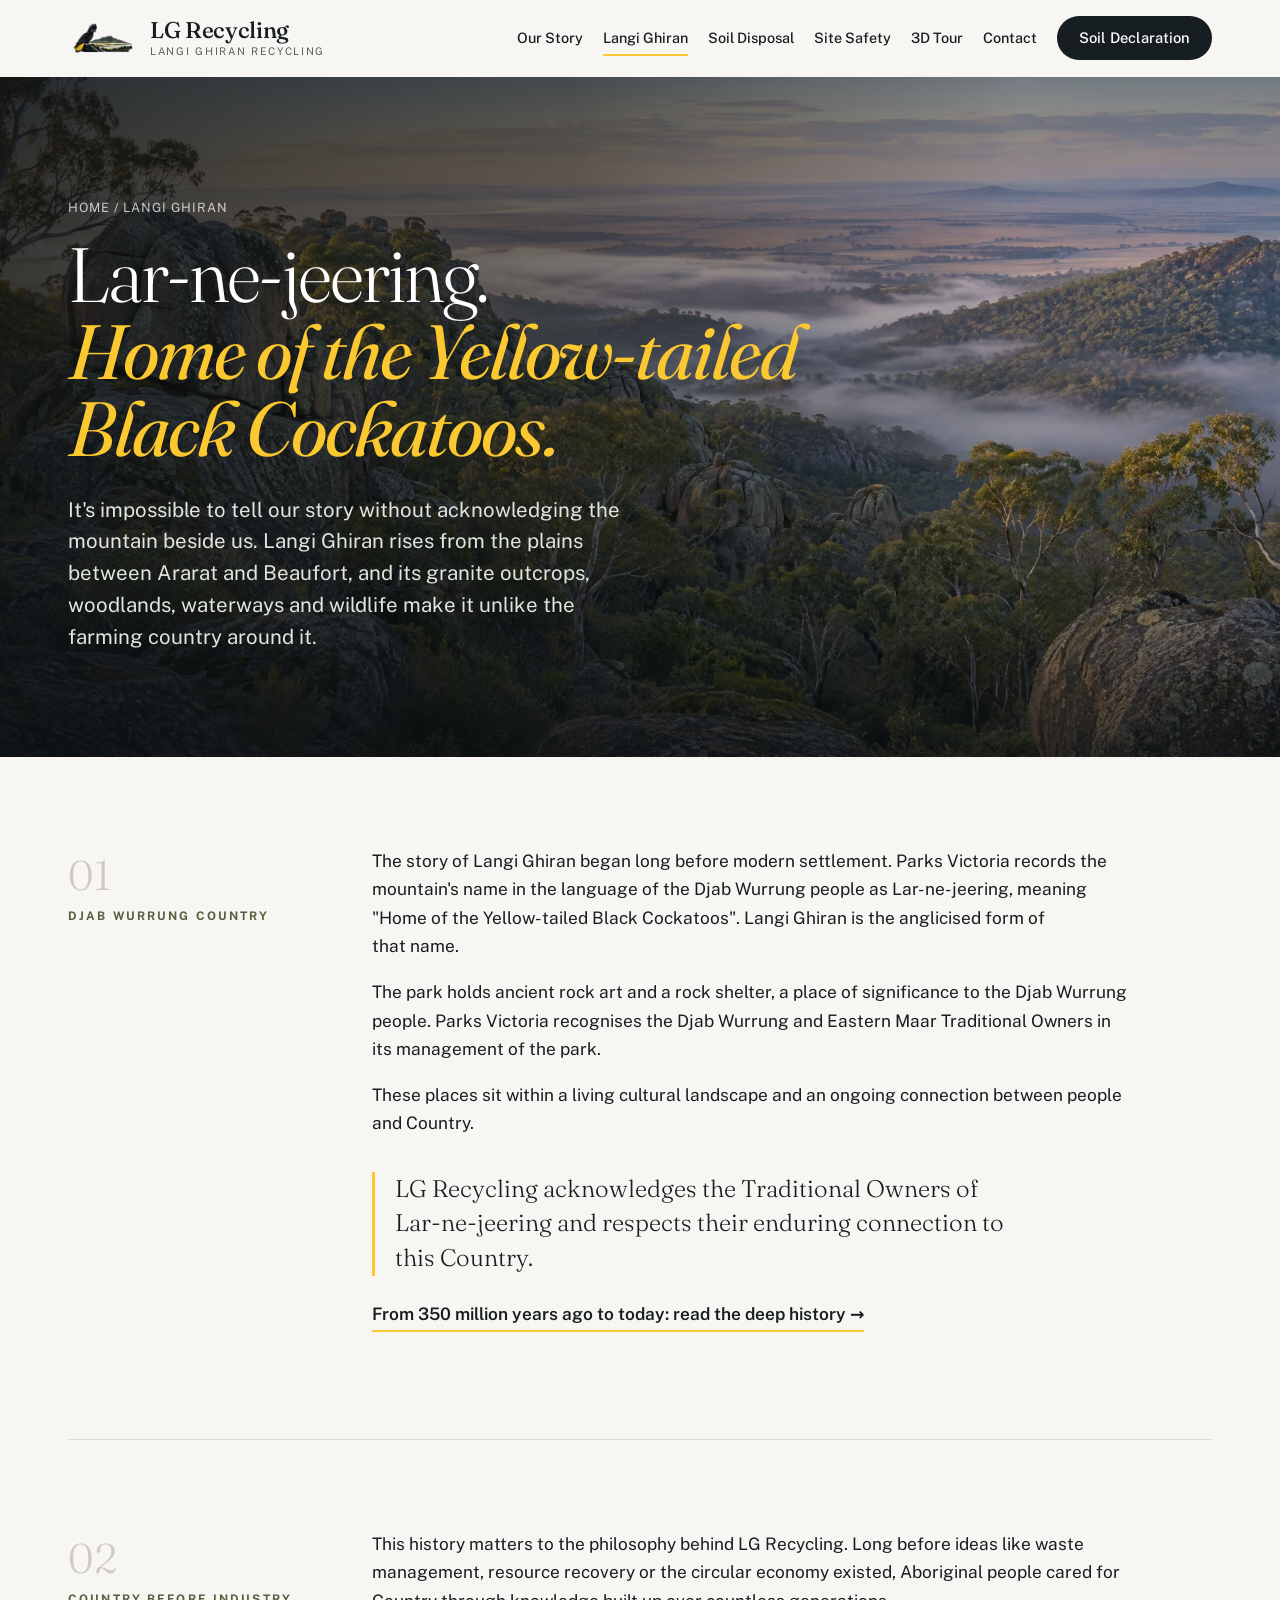
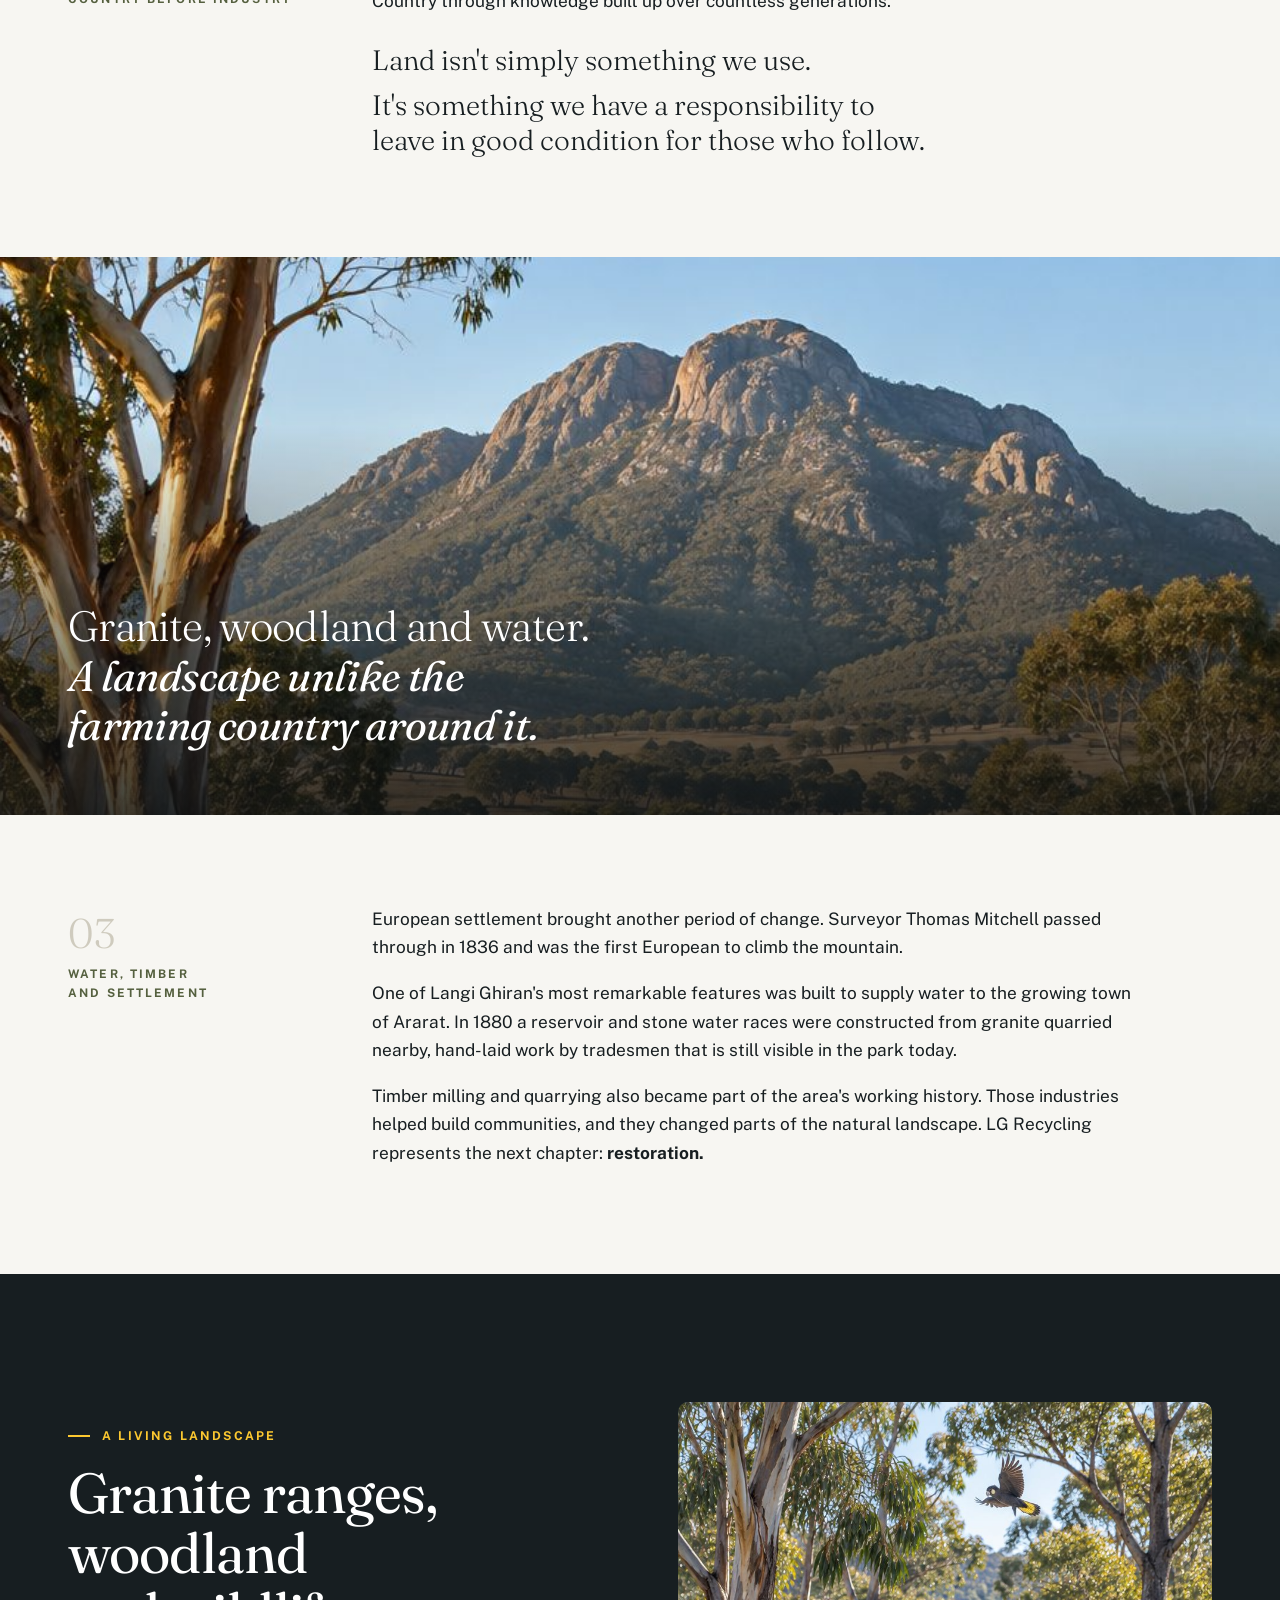
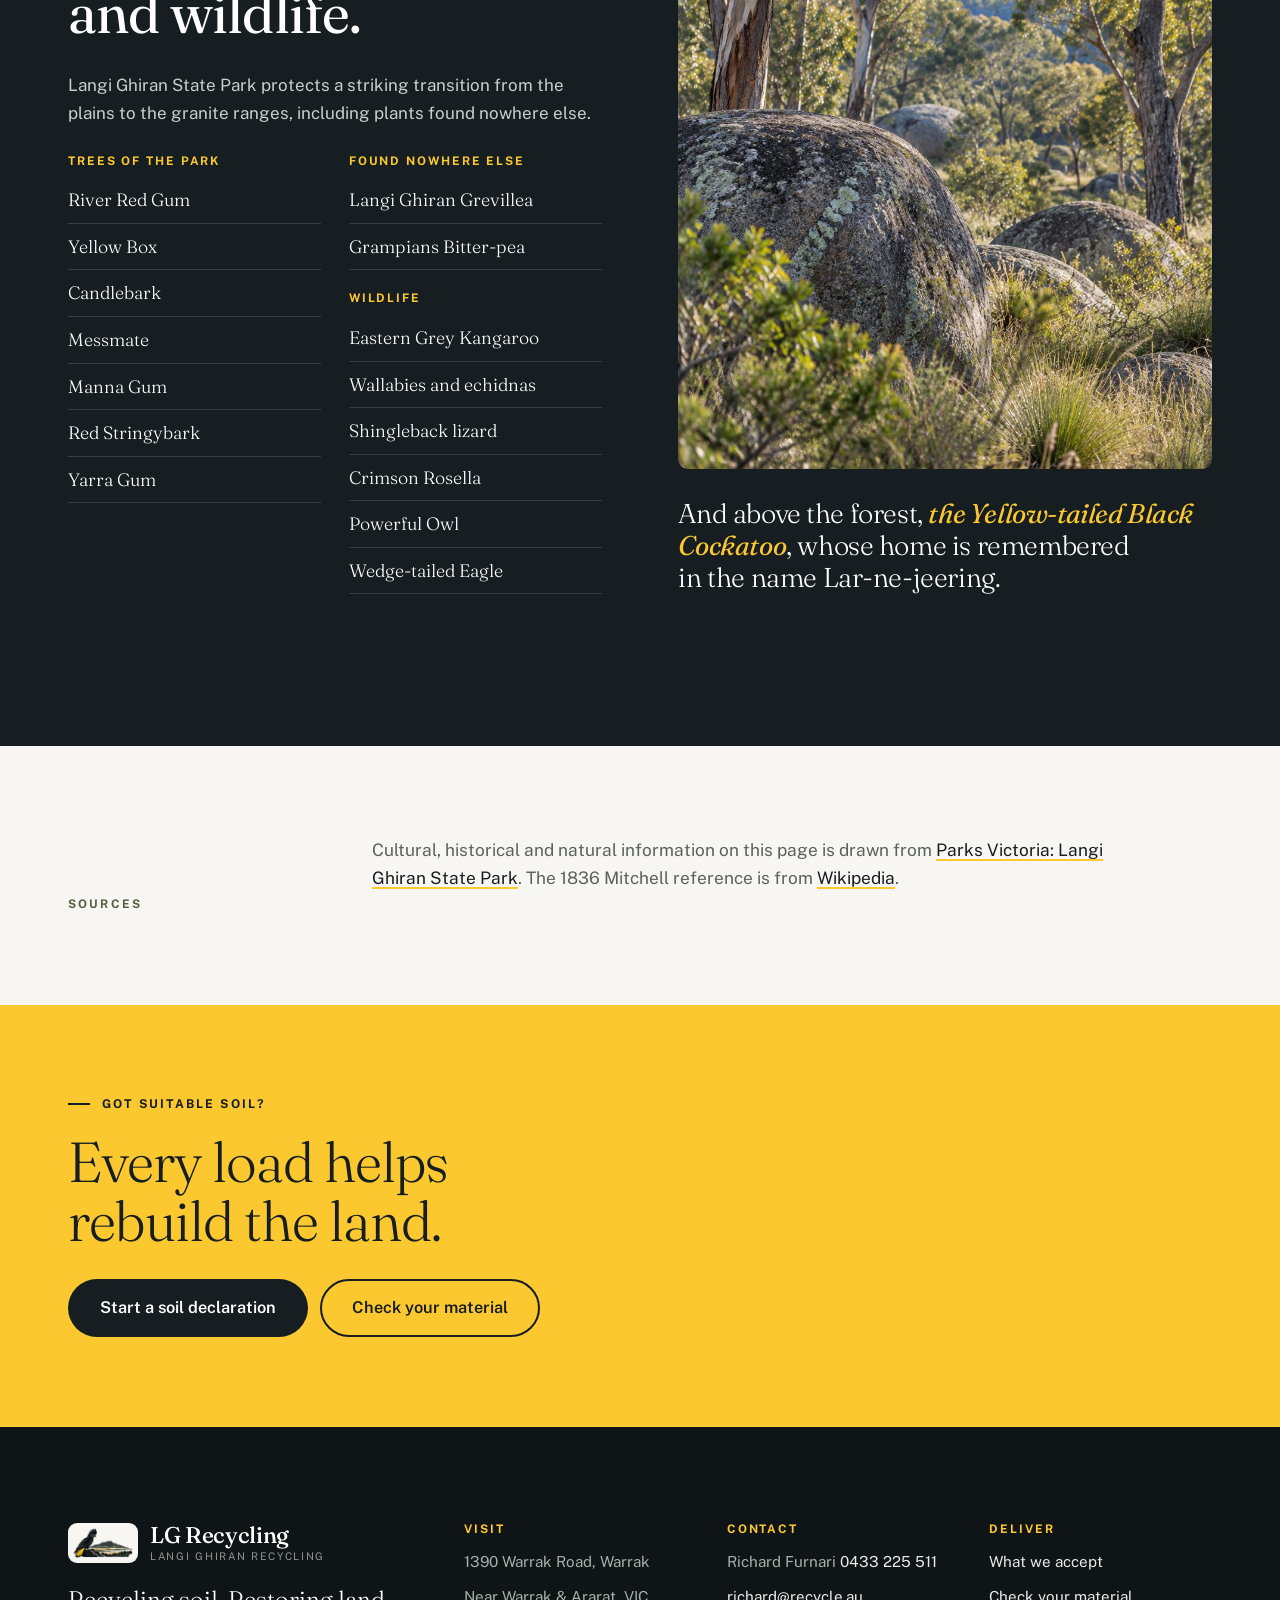
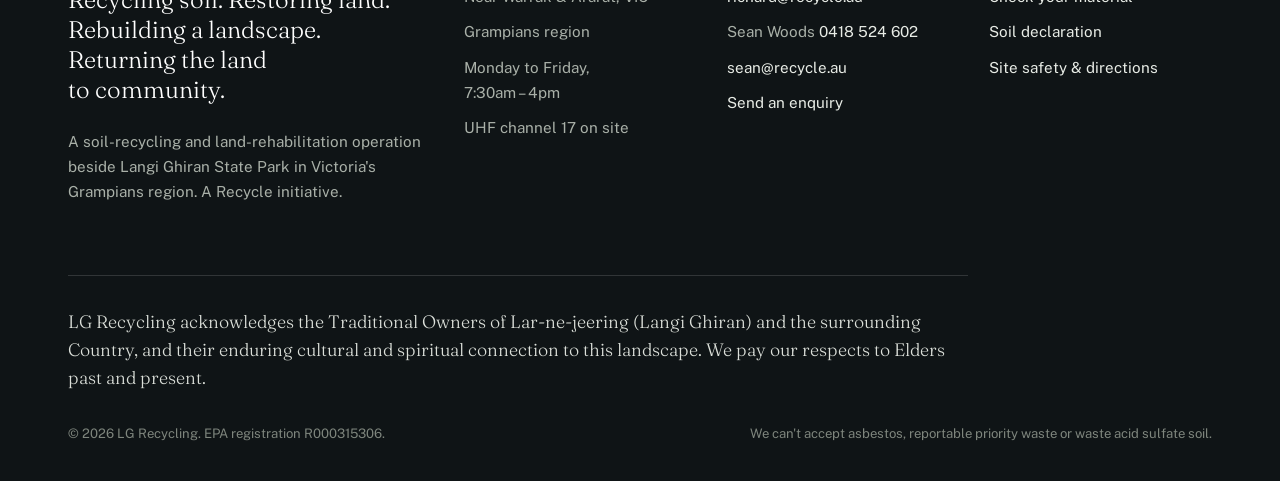
<file: langi-ghiran.html>
<!doctype html>
<html lang="en-AU">
<head>
<meta charset="utf-8">
<meta name="viewport" content="width=device-width, initial-scale=1, viewport-fit=cover">
<title>Langi Ghiran & Country | LG Recycling</title>
<meta name="description" content="The story of Lar-ne-jeering (Langi Ghiran): Djab Wurrung Country, the granite reservoir, and the living landscape beside LG Recycling.">
<meta name="robots" content="noindex, nofollow">
<meta name="theme-color" content="#171E21">
<meta property="og:type" content="website">
<meta property="og:site_name" content="LG Recycling">
<meta property="og:title" content="Langi Ghiran & Country | LG Recycling">
<meta property="og:description" content="The story of Lar-ne-jeering (Langi Ghiran): Djab Wurrung Country, the granite reservoir, and the living landscape beside LG Recycling.">
<meta property="og:image" content="https://rdodeployme.github.io/Langi-Ghiran/assets/og-image.jpg">
<meta property="og:image:width" content="1200">
<meta property="og:image:height" content="630">
<meta property="og:url" content="https://rdodeployme.github.io/Langi-Ghiran/langi-ghiran.html">
<meta name="twitter:card" content="summary_large_image">
<link rel="icon" href="assets/favicon.svg" type="image/svg+xml">
<link rel="preconnect" href="https://fonts.googleapis.com">
<link rel="preconnect" href="https://fonts.gstatic.com" crossorigin>
<link href="https://fonts.googleapis.com/css2?family=Fraunces:ital,opsz,wght@0,9..144,300..700;1,9..144,300..600&family=Public+Sans:wght@400;500;600;700&display=swap" rel="stylesheet">
<link rel="stylesheet" href="assets/styles.css?v=c3">
<script>document.documentElement.classList.add('js')</script>
</head>
<body class="">
<a class="skip" href="#main">Skip to content</a>
<header class="site-header">
  <div class="wrap">
    <a class="brand" href="index.html" aria-label="LG Recycling home"><span class="brand-mark" aria-hidden="true"></span><span class="brand-text"><b>LG Recycling</b><small>Langi Ghiran Recycling</small></span></a>
    <button class="menu-toggle" aria-label="Menu" aria-expanded="false" aria-controls="site-nav">
      <span></span><span></span><span></span>
    </button>
    <nav class="nav" id="site-nav" aria-label="Main">
      <a href="about.html">Our Story</a> <a href="langi-ghiran.html" aria-current="page">Langi Ghiran</a> <a href="soil-disposal.html">Soil Disposal</a> <a href="site-safety.html">Site Safety</a> <a href="explore.html">3D Tour</a> <a href="index.html#enquire">Contact</a> <a class="btn btn-primary nav-cta" href="soil-declaration.html">Soil Declaration</a>
    </nav>
  </div>
</header>
<main id="main">
<section class="img-hero on-image">
  <div class="hero-media"><img src="assets/lg-granite.webp" alt="Granite tors and eucalypt woodland on the slopes of Langi Ghiran, with mist in the valley below" fetchpriority="high"></div>
  <div class="wrap hero-body">
    <p class="crumbs"><a href="index.html">Home</a> / Langi Ghiran</p>
    <h1><span class="sen"><span class="nw">Lar-ne-jeering</span>.</span> <span class="sen"><span class="hl">Home of the <span class="nw">Yellow-tailed</span> Black Cockatoos.</span></span></h1>
    <p class="lede">It's impossible to tell our story without acknowledging the mountain beside us. Langi Ghiran rises from the plains between Ararat and Beaufort, and its granite outcrops, woodlands, waterways and wildlife make it unlike the farming country around it.</p>
  </div>
</section>

<div class="wrap">
  <article class="chapter">
    <div class="label reveal"><span class="n">01</span>Djab Wurrung Country</div>
    <div class="body reveal d1">
      <p>The story of Langi Ghiran began long before modern settlement. Parks Victoria records the mountain's name in the language of the Djab Wurrung people as <span class="nw">Lar-ne-jeering</span>, meaning "Home of the <span class="nw">Yellow-tailed</span> Black Cockatoos". Langi Ghiran is the anglicised form of that name.</p>
      <p>The park holds ancient rock art and a rock shelter, a place of significance to the Djab Wurrung people. Parks Victoria recognises the Djab Wurrung and Eastern Maar Traditional Owners in its management of the park.</p>
      <p>These places sit within a living cultural landscape and an ongoing connection between people and Country.</p>
      <p class="ack">LG Recycling acknowledges the Traditional Owners of <span class="nw">Lar-ne-jeering</span> and respects their enduring connection to this Country.</p>
      <p><a class="link-arrow" href="deep-history.html">From 350 million years ago to today: read the deep history &rarr;</a></p>
    </div>
  </article>

  <article class="chapter">
    <div class="label reveal"><span class="n">02</span>Country before industry</div>
    <div class="body reveal d1">
      <p>This history matters to the philosophy behind LG Recycling. Long before ideas like waste management, resource recovery or the circular economy existed, Aboriginal people cared for Country through knowledge built up over countless generations.</p>
      <div class="stack-lines" style="margin-top:28px">
        <p>Land isn't simply something we use.</p>
        <p>It's something we have a responsibility to leave in good condition for those who follow.</p>
      </div>
    </div>
  </article>
</div>

<section class="photo-band on-image" aria-label="Langi Ghiran">
  <div class="hero-media"><img src="assets/lg-photo-mountain.jpg" alt="Langi Ghiran's granite peak rising above woodland and golden grassland" loading="lazy" style="object-position:center 30%"></div>
  <div class="wrap">
    <p class="big-quote"><span class="sen">Granite, woodland and water.</span> <span class="sen"><em>A landscape unlike the farming country around it.</em></span></p>
  </div>
</section>

<div class="wrap">
  <article class="chapter">
    <div class="label reveal"><span class="n">03</span>Water, timber and settlement</div>
    <div class="body reveal d1">
      <p>European settlement brought another period of change. Surveyor Thomas Mitchell passed through in 1836 and was the first European to climb the mountain.</p>
      <p>One of Langi Ghiran's most remarkable features was built to supply water to the growing town of Ararat. In 1880 a reservoir and stone water races were constructed from granite quarried nearby, hand-laid work by tradesmen that is still visible in the park today.</p>
      <p>Timber milling and quarrying also became part of the area's working history. Those industries helped build communities, and they changed parts of the natural landscape. LG Recycling represents the next chapter: <strong>restoration.</strong></p>
    </div>
  </article>
</div>

<section class="dark" aria-labelledby="living-title">
  <div class="wrap split center">
    <div class="reveal">
      <p class="eyebrow">A living landscape</p>
      <h2 id="living-title">Granite ranges, woodland and wildlife.</h2>
      <p>Langi Ghiran State Park protects a striking transition from the plains to the granite ranges, including plants found nowhere else.</p>
      <div class="landscape-lists">
        <div>
          <h4>Trees of the park</h4>
          <ul><li>River Red Gum</li><li>Yellow Box</li><li>Candlebark</li><li>Messmate</li><li>Manna Gum</li><li>Red Stringybark</li><li>Yarra Gum</li></ul>
        </div>
        <div>
          <h4>Found nowhere else</h4>
          <ul><li>Langi Ghiran Grevillea</li><li>Grampians Bitter-pea</li></ul>
          <h4 style="margin-top:22px">Wildlife</h4>
          <ul><li>Eastern Grey Kangaroo</li><li>Wallabies and echidnas</li><li>Shingleback lizard</li><li>Crimson Rosella</li><li>Powerful Owl</li><li>Wedge-tailed Eagle</li></ul>
        </div>
      </div>
    </div>
    <div class="reveal d1">
      <figure class="figure tall"><img src="assets/lg-photo-woodland.jpg" alt="A yellow-tailed black cockatoo in flight over granite and eucalypt woodland" loading="lazy"></figure>
      <p class="big-quote" style="margin-top:28px;font-size:clamp(1.3rem,2.2vw,1.7rem)">And above the forest, <em style="color:var(--yellow)">the <span class="nw">Yellow-tailed</span> Black Cockatoo</em>, whose home is remembered in the name <span class="nw">Lar-ne-jeering</span>.</p>
    </div>
  </div>
</section>

<div class="wrap">
  <article class="chapter">
    <div class="label"><span class="n">&nbsp;</span>Sources</div>
    <div class="body sources">
      <p>Cultural, historical and natural information on this page is drawn from <a href="https://www.parks.vic.gov.au/places-to-see/parks/langi-ghiran-state-park" rel="noopener">Parks Victoria: Langi Ghiran State Park</a>. The 1836 Mitchell reference is from <a href="https://en.wikipedia.org/wiki/Langi_Ghiran_State_Park" rel="noopener">Wikipedia</a>.</p>
    </div>
  </article>
</div>
<section class="cta-band" aria-labelledby="cta-title">
  <div class="wrap">
    <div class="cta-copy">
      <p class="eyebrow">Got suitable soil?</p>
      <h2 id="cta-title">Every load helps rebuild the land.</h2>
    </div>
    <div class="cta-actions">
      <a class="btn btn-primary btn-lg" href="soil-declaration.html">Start a soil declaration</a>
      <a class="btn btn-ghost btn-lg" href="soil-disposal.html#checker">Check your material</a>
    </div>
  </div>
</section>
</main>
<footer class="site-footer">
  <div class="wrap">
    <div class="foot-top">
      <div class="foot-brand">
        <a class="brand" href="index.html"><span class="brand-mark" aria-hidden="true"></span><span class="brand-text"><b>LG Recycling</b><small>Langi Ghiran Recycling</small></span></a>
        <p class="foot-tag"><span class="sen">Recycling soil.</span> <span class="sen">Restoring land.</span> <span class="sen">Rebuilding a landscape.</span> <span class="sen">Returning the land to community.</span></p>
        <p>A soil-recycling and land-rehabilitation operation beside Langi Ghiran State Park in Victoria's Grampians region. A Recycle initiative.</p>
      </div>
      <div>
        <h4>Visit</h4>
        <ul>
          <li>1390 Warrak Road, Warrak</li>
          <li>Near Warrak &amp; Ararat, VIC</li>
          <li>Grampians region</li>
          <li>Monday to Friday, <span class="nw">7:30am – 4pm</span></li>
          <li>UHF channel 17 on site</li>
        </ul>
      </div>
      <div>
        <h4>Contact</h4>
        <ul>
          <li>Richard Furnari <a href="tel:+61433225511">0433 225 511</a></li>
          <li><a href="mailto:richard@recycle.au">richard@recycle.au</a></li>
          <li>Sean Woods <a href="tel:+61418524602">0418 524 602</a></li>
          <li><a href="mailto:sean@recycle.au">sean@recycle.au</a></li>
          <li><a href="index.html#enquire">Send an enquiry</a></li>
        </ul>
      </div>
      <div>
        <h4>Deliver</h4>
        <ul>
          <li><a href="soil-disposal.html">What we accept</a></li>
          <li><a href="soil-disposal.html#checker">Check your material</a></li>
          <li><a href="soil-declaration.html">Soil declaration</a></li>
          <li><a href="site-safety.html">Site safety &amp; directions</a></li>
        </ul>
      </div>
    </div>
    <p class="foot-ack">LG Recycling acknowledges the Traditional Owners of <span class="nw">Lar-ne-jeering</span> (Langi Ghiran) and the surrounding Country, and their enduring cultural and spiritual connection to this landscape. We pay our respects to Elders past and present.</p>
    <div class="foot-base">
      <span>&copy; <span id="year">2026</span> LG Recycling. EPA registration R000315306.</span>
      <span>We can't accept asbestos, reportable priority waste or waste acid sulfate soil.</span>
    </div>
  </div>
</footer>
<script src="assets/site.js?v=c4"></script>
</body>
</html>
</file>
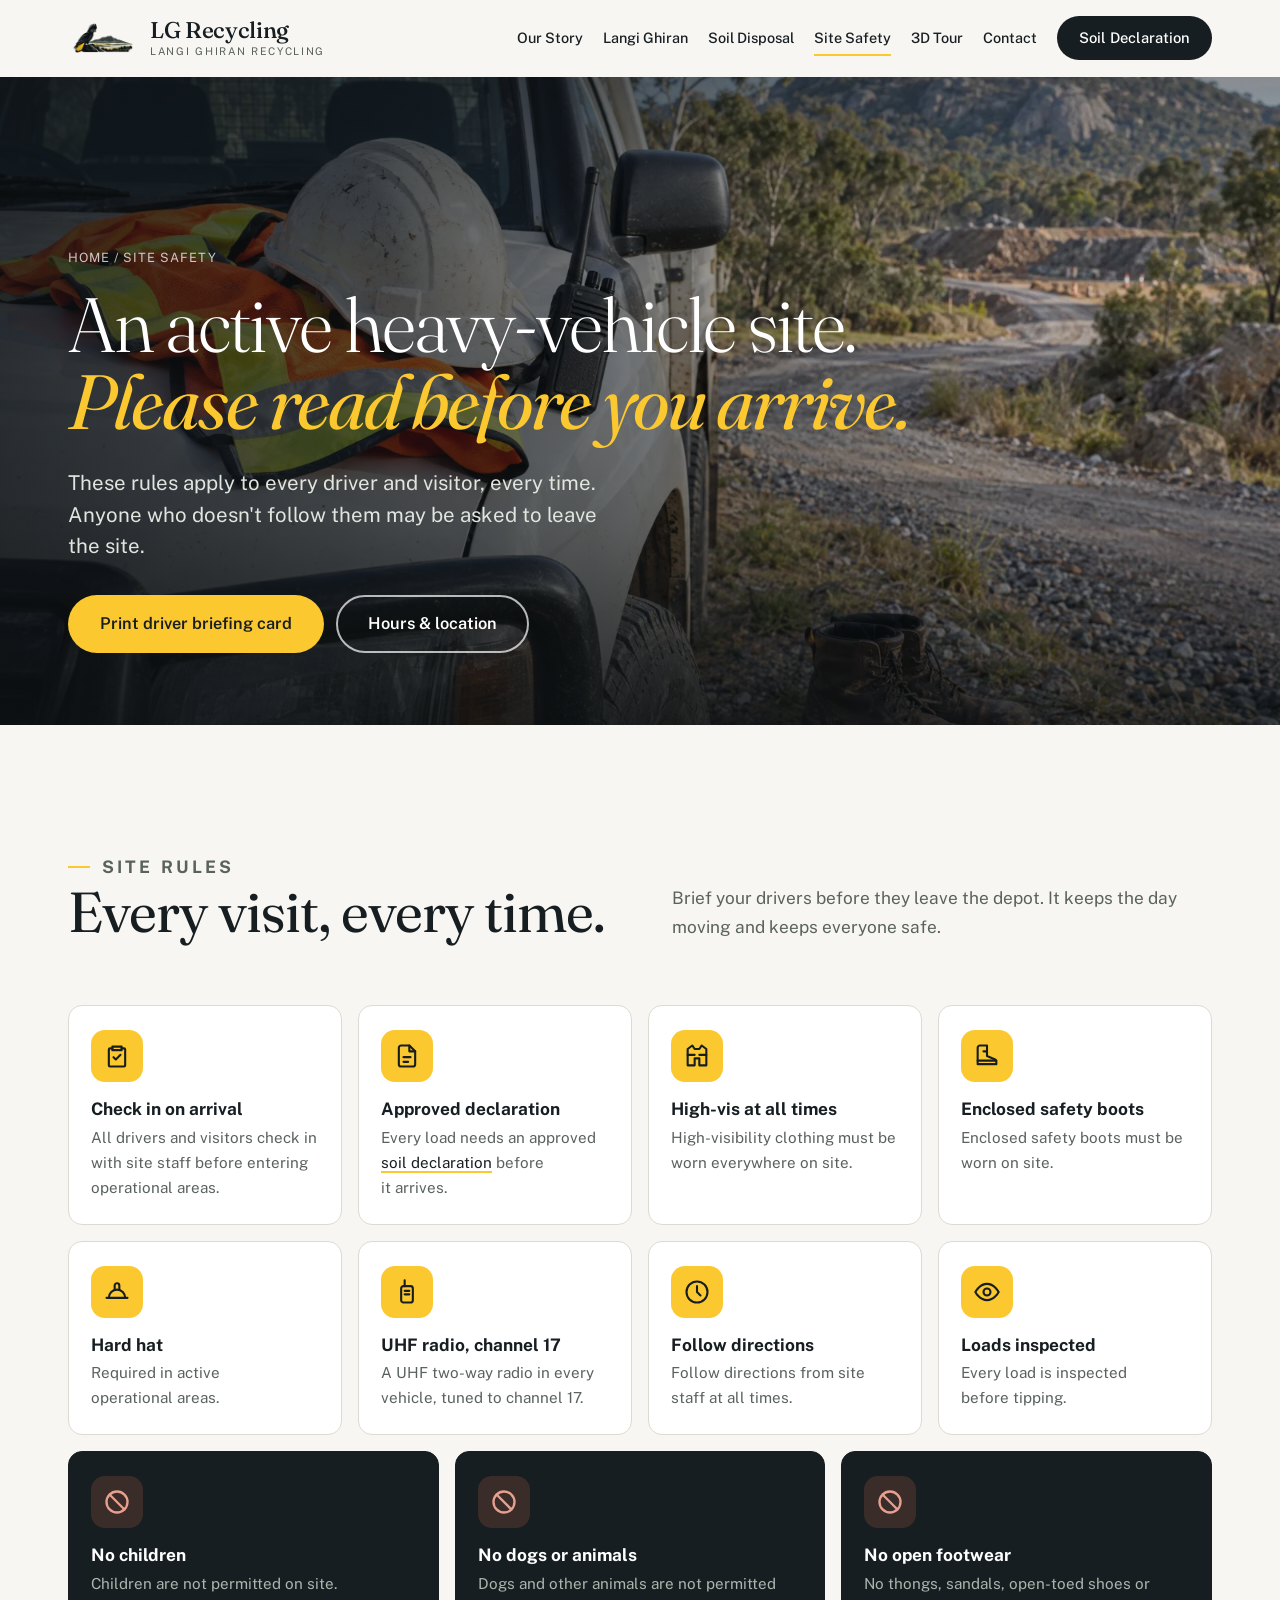
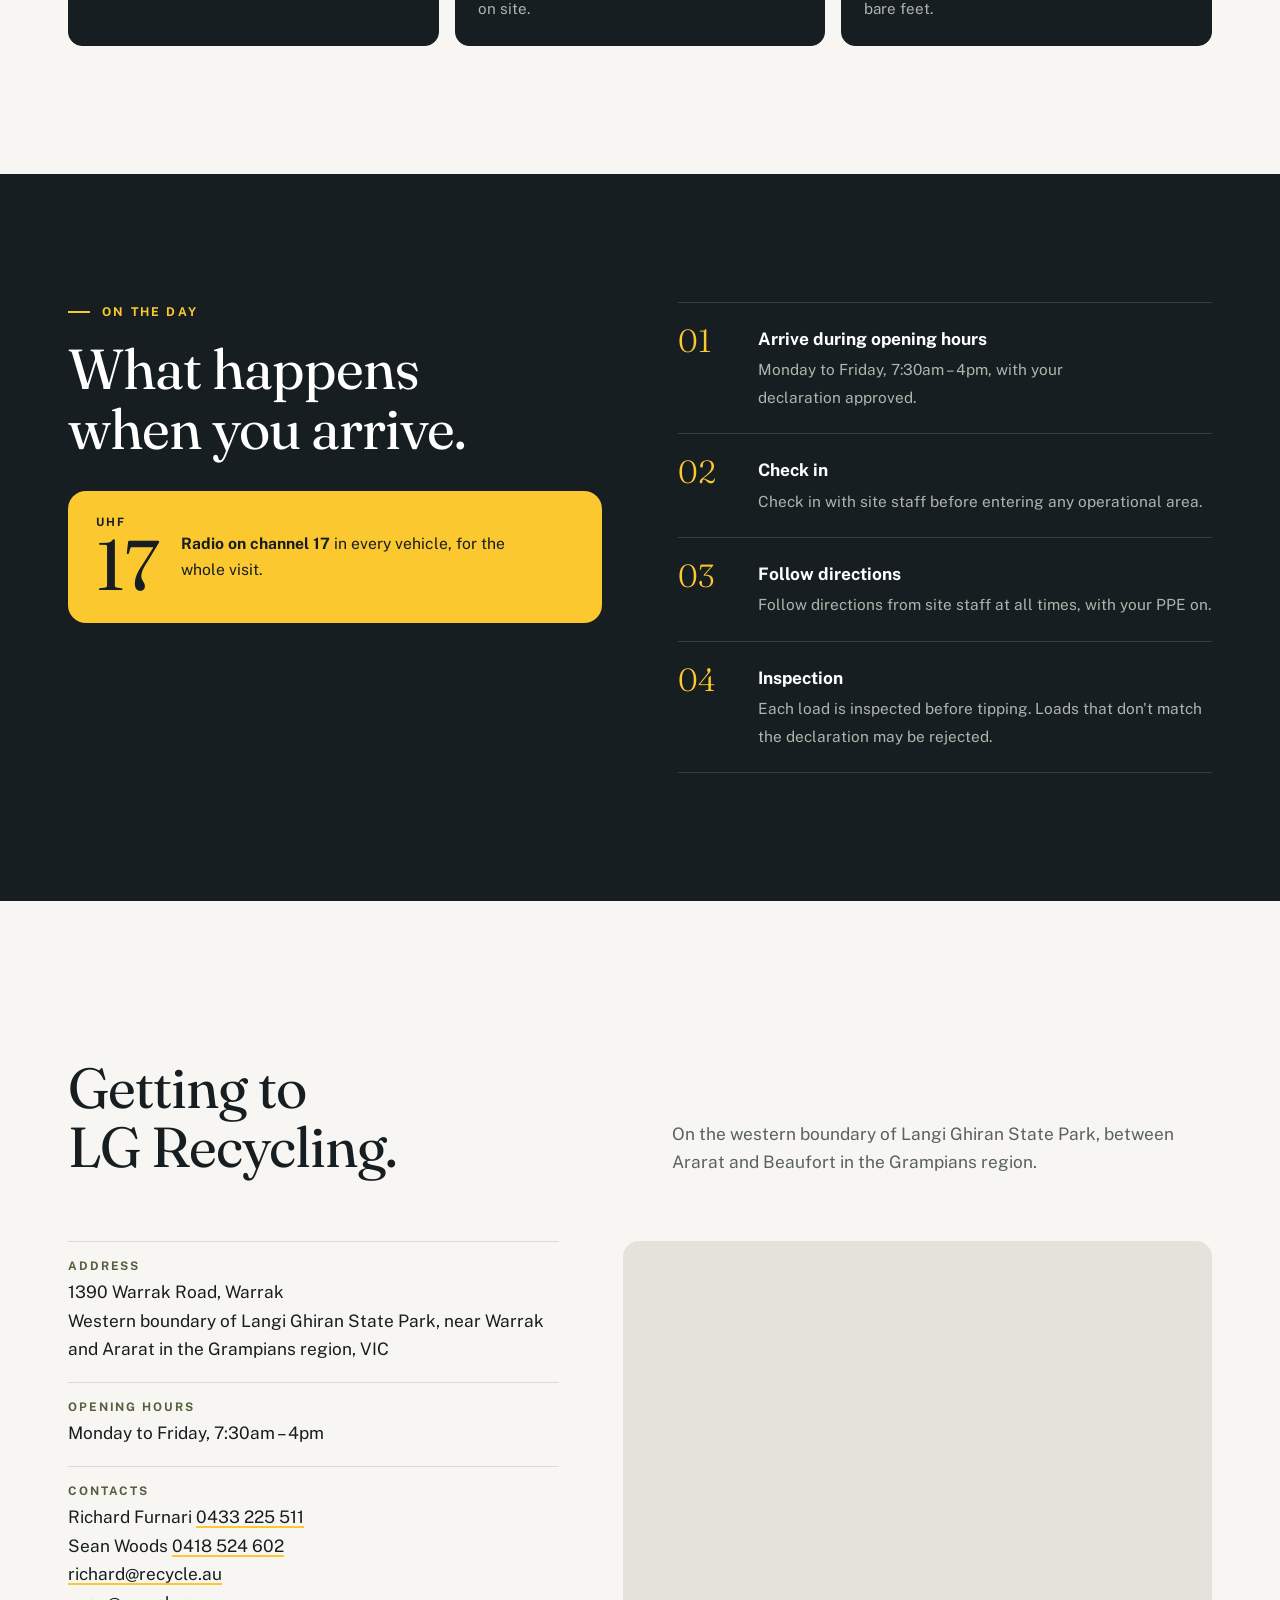
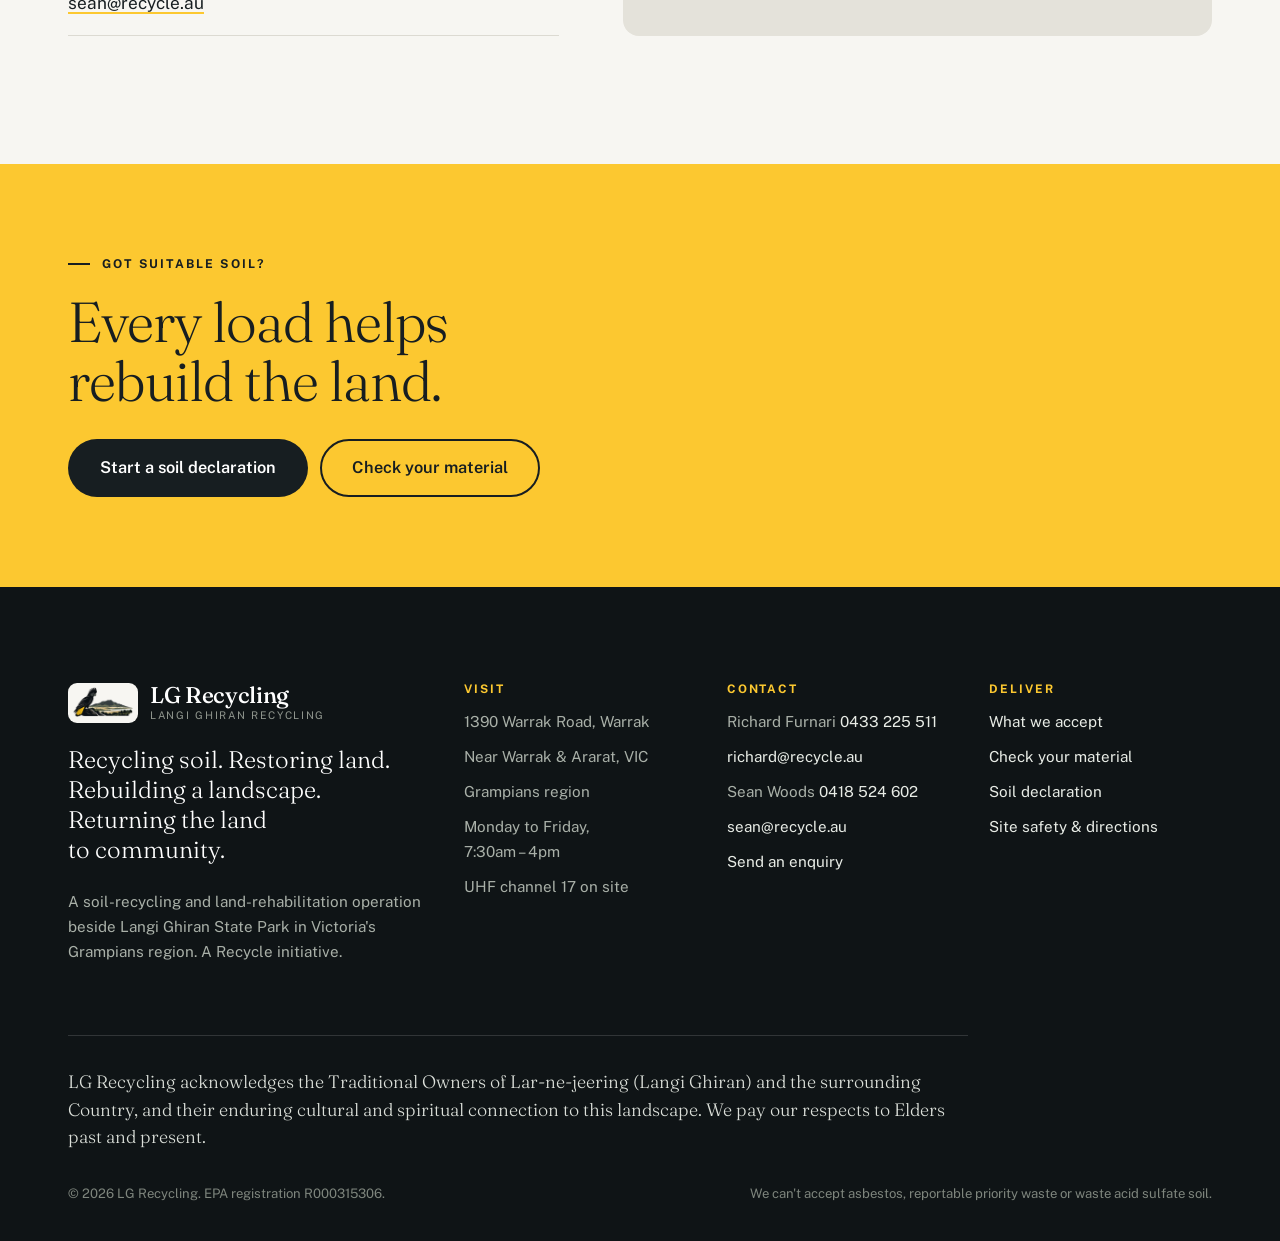
<file: site-safety.html>
<!doctype html>
<html lang="en-AU">
<head>
<meta charset="utf-8">
<meta name="viewport" content="width=device-width, initial-scale=1, viewport-fit=cover">
<title>Site Safety & Find Us | LG Recycling</title>
<meta name="description" content="Site safety rules, opening hours and directions for LG Recycling, beside Langi Ghiran State Park near Ararat, in Victoria's Grampians region. Print a driver briefing card.">
<meta name="robots" content="noindex, nofollow">
<meta name="theme-color" content="#171E21">
<meta property="og:type" content="website">
<meta property="og:site_name" content="LG Recycling">
<meta property="og:title" content="Site Safety & Find Us | LG Recycling">
<meta property="og:description" content="Site safety rules, opening hours and directions for LG Recycling, beside Langi Ghiran State Park near Ararat, in Victoria's Grampians region. Print a driver briefing card.">
<meta property="og:image" content="https://rdodeployme.github.io/Langi-Ghiran/assets/og-image.jpg">
<meta property="og:image:width" content="1200">
<meta property="og:image:height" content="630">
<meta property="og:url" content="https://rdodeployme.github.io/Langi-Ghiran/site-safety.html">
<meta name="twitter:card" content="summary_large_image">
<link rel="icon" href="assets/favicon.svg" type="image/svg+xml">
<link rel="preconnect" href="https://fonts.googleapis.com">
<link rel="preconnect" href="https://fonts.gstatic.com" crossorigin>
<link href="https://fonts.googleapis.com/css2?family=Fraunces:ital,opsz,wght@0,9..144,300..700;1,9..144,300..600&family=Public+Sans:wght@400;500;600;700&display=swap" rel="stylesheet">
<link rel="stylesheet" href="assets/styles.css?v=c3">
<script>document.documentElement.classList.add('js')</script>
</head>
<body class="">
<a class="skip" href="#main">Skip to content</a>
<header class="site-header">
  <div class="wrap">
    <a class="brand" href="index.html" aria-label="LG Recycling home"><span class="brand-mark" aria-hidden="true"></span><span class="brand-text"><b>LG Recycling</b><small>Langi Ghiran Recycling</small></span></a>
    <button class="menu-toggle" aria-label="Menu" aria-expanded="false" aria-controls="site-nav">
      <span></span><span></span><span></span>
    </button>
    <nav class="nav" id="site-nav" aria-label="Main">
      <a href="about.html">Our Story</a> <a href="langi-ghiran.html">Langi Ghiran</a> <a href="soil-disposal.html">Soil Disposal</a> <a href="site-safety.html" aria-current="page">Site Safety</a> <a href="explore.html">3D Tour</a> <a href="index.html#enquire">Contact</a> <a class="btn btn-primary nav-cta" href="soil-declaration.html">Soil Declaration</a>
    </nav>
  </div>
</header>
<main id="main">
<section class="img-hero on-image">
  <div class="hero-media"><img src="assets/lg-ppe.webp" alt="A high-vis vest, hard hat and UHF radio on the bonnet of a work ute, with safety boots beside the wheel" fetchpriority="high"></div>
  <div class="wrap hero-body">
    <p class="crumbs"><a href="index.html">Home</a> / Site safety</p>
    <h1><span class="sen">An active <span class="nw">heavy-vehicle</span> site.</span> <span class="sen"><span class="hl">Please read before you arrive.</span></span></h1>
    <p class="lede"><span class="sen">These rules apply to every driver and visitor, every time.</span> <span class="sen">Anyone who doesn't follow them may be asked to leave the site.</span></p>
    <div class="actions">
      <button type="button" class="btn btn-primary btn-lg" data-print-driver>Print driver briefing card</button>
      <a class="btn btn-ghost btn-lg" href="#find-us">Hours &amp; location</a>
    </div>
  </div>
</section>

<section aria-labelledby="rules-title">
  <div class="wrap">
    <div class="section-head">
      <div>
        <p class="eyebrow reveal">Site rules</p>
        <h2 id="rules-title" class="reveal">Every visit, every time.</h2>
      </div>
      <p class="reveal d1">Brief your drivers before they leave the depot. It keeps the day moving and keeps everyone safe.</p>
    </div>
    <div class="rules">
      <div class="rule reveal"><span class="ic"><svg viewBox="0 0 24 24" fill="none" stroke="#171E21" stroke-width="1.8" stroke-linecap="round" stroke-linejoin="round"><path d="M8 4h8v3H8z"/><path d="M16 5.5h2a1 1 0 0 1 1 1V20a1 1 0 0 1-1 1H6a1 1 0 0 1-1-1V6.5a1 1 0 0 1 1-1h2"/><path d="M9 13l2 2 4-4"/></svg></span><h3>Check in on arrival</h3><p>All drivers and visitors check in with site staff before entering operational areas.</p></div>
      <div class="rule reveal d1"><span class="ic"><svg viewBox="0 0 24 24" fill="none" stroke="#171E21" stroke-width="1.8" stroke-linecap="round" stroke-linejoin="round"><path d="M14 3H7a2 2 0 0 0-2 2v14a2 2 0 0 0 2 2h10a2 2 0 0 0 2-2V8z"/><path d="M14 3v5h5M9 13h6M9 17h4"/></svg></span><h3>Approved declaration</h3><p>Every load needs an approved <a href="soil-declaration.html">soil declaration</a> before it arrives.</p></div>
      <div class="rule reveal d2"><span class="ic"><svg viewBox="0 0 24 24" fill="none" stroke="#171E21" stroke-width="1.8" stroke-linecap="round" stroke-linejoin="round"><path d="M8 3l-4 3v14h6v-6h4v6h6V6l-4-3-2 3h-4z"/><path d="M4 11h6M14 11h6"/></svg></span><h3>High-vis at all times</h3><p>High-visibility clothing must be worn everywhere on site.</p></div>
      <div class="rule reveal d3"><span class="ic"><svg viewBox="0 0 24 24" fill="none" stroke="#171E21" stroke-width="1.8" stroke-linecap="round" stroke-linejoin="round"><path d="M7 3h5v9l7 3a2 2 0 0 1 1 2v2H4V5a2 2 0 0 1 2-2z"/><path d="M4 16h16M12 8h-3"/></svg></span><h3>Enclosed safety boots</h3><p>Enclosed safety boots must be worn on site.</p></div>
      <div class="rule reveal"><span class="ic"><svg viewBox="0 0 24 24" fill="none" stroke="#171E21" stroke-width="1.8" stroke-linecap="round" stroke-linejoin="round"><path d="M3 17h18M5 17a7 7 0 0 1 14 0"/><path d="M10 10V6.5a2 2 0 0 1 4 0V10"/></svg></span><h3>Hard hat</h3><p>Required in active operational areas.</p></div>
      <div class="rule reveal d1"><span class="ic"><svg viewBox="0 0 24 24" fill="none" stroke="#171E21" stroke-width="1.8" stroke-linecap="round" stroke-linejoin="round"><rect x="7" y="7" width="10" height="14" rx="2"/><path d="M10 7V2M10 11h4M10 14h4"/></svg></span><h3>UHF radio, channel 17</h3><p>A UHF two-way radio in every vehicle, tuned to channel 17.</p></div>
      <div class="rule reveal d2"><span class="ic"><svg viewBox="0 0 24 24" fill="none" stroke="#171E21" stroke-width="1.8" stroke-linecap="round" stroke-linejoin="round"><circle cx="12" cy="12" r="9"/><path d="M12 7v5l3 3"/></svg></span><h3>Follow directions</h3><p>Follow directions from site staff at all times.</p></div>
      <div class="rule reveal d3"><span class="ic"><svg viewBox="0 0 24 24" fill="none" stroke="#171E21" stroke-width="1.8" stroke-linecap="round" stroke-linejoin="round"><path d="M2 12s3.6-7 10-7 10 7 10 7-3.6 7-10 7S2 12 2 12z"/><circle cx="12" cy="12" r="3"/></svg></span><h3>Loads inspected</h3><p>Every load is inspected before tipping.</p></div>
    </div>
    <div class="rules three" style="margin-top:16px">
      <div class="rule stop reveal"><span class="ic"><svg viewBox="0 0 24 24" fill="none" stroke="#E7A08F" stroke-width="2" stroke-linecap="round"><circle cx="12" cy="12" r="9"/><path d="M5.6 5.6l12.8 12.8"/></svg></span><h3>No children</h3><p>Children are not permitted on site.</p></div>
      <div class="rule stop reveal d1"><span class="ic"><svg viewBox="0 0 24 24" fill="none" stroke="#E7A08F" stroke-width="2" stroke-linecap="round"><circle cx="12" cy="12" r="9"/><path d="M5.6 5.6l12.8 12.8"/></svg></span><h3>No dogs or animals</h3><p>Dogs and other animals are not permitted on site.</p></div>
      <div class="rule stop reveal d2"><span class="ic"><svg viewBox="0 0 24 24" fill="none" stroke="#E7A08F" stroke-width="2" stroke-linecap="round"><circle cx="12" cy="12" r="9"/><path d="M5.6 5.6l12.8 12.8"/></svg></span><h3>No open footwear</h3><p>No thongs, sandals, open-toed shoes or bare feet.</p></div>
    </div>
  </div>
</section>

<section class="dark" aria-labelledby="arrive-title">
  <div class="wrap split">
    <div class="reveal">
      <p class="eyebrow">On the day</p>
      <h2 id="arrive-title">What happens when you arrive.</h2>
      <div class="radio-callout" style="margin-top:32px">
        <div class="ch"><small>UHF</small>17</div>
        <p><strong>Radio on channel 17</strong> in every vehicle, for the whole visit.</p>
      </div>
    </div>
    <ol class="arrival reveal d1">
      <li><div><b>Arrive during opening hours</b><span>Monday to Friday, <span class="nw">7:30am – 4pm</span>, with your declaration approved.</span></div></li>
      <li><div><b>Check in</b><span>Check in with site staff before entering any operational area.</span></div></li>
      <li><div><b>Follow directions</b><span>Follow directions from site staff at all times, with your PPE on.</span></div></li>
      <li><div><b>Inspection</b><span>Each load is inspected before tipping. Loads that don't match the declaration may be rejected.</span></div></li>
    </ol>
  </div>
</section>

<section id="find-us" aria-labelledby="find-title">
  <div class="wrap">
    <div class="section-head">
      <div>
        <p class="eyebrow reveal">Find us</p>
        <h2 id="find-title" class="reveal">Getting to LG Recycling.</h2>
      </div>
      <p class="reveal d1">On the western boundary of Langi Ghiran State Park, between Ararat and Beaufort in the Grampians region.</p>
    </div>
    <div class="info-grid">
      <div class="info-list reveal">
        <div class="info-block"><h3>Address</h3><p>1390 Warrak Road, Warrak<br>Western boundary of Langi Ghiran State Park, near Warrak and Ararat in the Grampians region, VIC</p></div>
        <div class="info-block"><h3>Opening hours</h3><p>Monday to Friday, <span class="nw">7:30am – 4pm</span></p></div>
        <div class="info-block"><h3>Contacts</h3><p>Richard Furnari <a href="tel:+61433225511">0433 225 511</a><br>Sean Woods <a href="tel:+61418524602">0418 524 602</a><br><a href="mailto:richard@recycle.au">richard@recycle.au</a><br><a href="mailto:sean@recycle.au">sean@recycle.au</a></p></div>
      </div>
      <div class="map-wrap reveal d1"><iframe title="Map of the Langi Ghiran area" loading="lazy" referrerpolicy="no-referrer-when-downgrade" src="https://www.google.com/maps?q=Langi+Ghiran+State+Park,+Victoria&z=11&output=embed"></iframe></div>
    </div>
  </div>
</section>

<section class="driver-card" aria-hidden="true">
  <div class="dc">
    <p style="margin:0;font-weight:700;letter-spacing:.14em;text-transform:uppercase;font-size:9pt">LG Recycling · Driver briefing</p>
    <h2>Site rules: read before you arrive</h2>
    <div class="dc-grid">
      <div>
        <h3>Hours</h3><p class="big">Mon–Fri <span class="nw">7:30am–4pm</span></p>
        <h3>Radio</h3><p class="big">UHF channel 17</p>
        <h3>Location</h3><p>Western boundary of Langi Ghiran State Park, near Warrak &amp; Ararat, VIC. 1390 Warrak Road, Warrak</p>
        <h3>Site contacts</h3><p>Richard Furnari <span class="nw">0433 225 511</span><br>Sean Woods <span class="nw">0418 524 602</span></p>
      </div>
      <div>
        <h3>Must have</h3>
        <ul><li>Approved soil declaration for the load</li><li>High-vis clothing at all times</li><li>Enclosed safety boots</li><li>Hard hat in active operational areas</li><li>UHF two-way radio in the vehicle</li></ul>
        <h3>On arrival</h3>
        <ul><li>Check in before entering operational areas</li><li>Follow directions from site staff at all times</li><li>Every load is inspected before tipping</li></ul>
        <h3>Not permitted</h3>
        <ul><li>Children</li><li>Dogs or other animals</li><li>Thongs, sandals, open-toed shoes or bare feet</li></ul>
      </div>
    </div>
    <p style="margin-top:14px;font-size:9pt">We can't accept asbestos, reportable priority waste or waste acid sulfate soil. EPA registration R000315306.</p>
  </div>
</section>
<section class="cta-band" aria-labelledby="cta-title">
  <div class="wrap">
    <div class="cta-copy">
      <p class="eyebrow">Got suitable soil?</p>
      <h2 id="cta-title">Every load helps rebuild the land.</h2>
    </div>
    <div class="cta-actions">
      <a class="btn btn-primary btn-lg" href="soil-declaration.html">Start a soil declaration</a>
      <a class="btn btn-ghost btn-lg" href="soil-disposal.html#checker">Check your material</a>
    </div>
  </div>
</section>
</main>
<footer class="site-footer">
  <div class="wrap">
    <div class="foot-top">
      <div class="foot-brand">
        <a class="brand" href="index.html"><span class="brand-mark" aria-hidden="true"></span><span class="brand-text"><b>LG Recycling</b><small>Langi Ghiran Recycling</small></span></a>
        <p class="foot-tag"><span class="sen">Recycling soil.</span> <span class="sen">Restoring land.</span> <span class="sen">Rebuilding a landscape.</span> <span class="sen">Returning the land to community.</span></p>
        <p>A soil-recycling and land-rehabilitation operation beside Langi Ghiran State Park in Victoria's Grampians region. A Recycle initiative.</p>
      </div>
      <div>
        <h4>Visit</h4>
        <ul>
          <li>1390 Warrak Road, Warrak</li>
          <li>Near Warrak &amp; Ararat, VIC</li>
          <li>Grampians region</li>
          <li>Monday to Friday, <span class="nw">7:30am – 4pm</span></li>
          <li>UHF channel 17 on site</li>
        </ul>
      </div>
      <div>
        <h4>Contact</h4>
        <ul>
          <li>Richard Furnari <a href="tel:+61433225511">0433 225 511</a></li>
          <li><a href="mailto:richard@recycle.au">richard@recycle.au</a></li>
          <li>Sean Woods <a href="tel:+61418524602">0418 524 602</a></li>
          <li><a href="mailto:sean@recycle.au">sean@recycle.au</a></li>
          <li><a href="index.html#enquire">Send an enquiry</a></li>
        </ul>
      </div>
      <div>
        <h4>Deliver</h4>
        <ul>
          <li><a href="soil-disposal.html">What we accept</a></li>
          <li><a href="soil-disposal.html#checker">Check your material</a></li>
          <li><a href="soil-declaration.html">Soil declaration</a></li>
          <li><a href="site-safety.html">Site safety &amp; directions</a></li>
        </ul>
      </div>
    </div>
    <p class="foot-ack">LG Recycling acknowledges the Traditional Owners of <span class="nw">Lar-ne-jeering</span> (Langi Ghiran) and the surrounding Country, and their enduring cultural and spiritual connection to this landscape. We pay our respects to Elders past and present.</p>
    <div class="foot-base">
      <span>&copy; <span id="year">2026</span> LG Recycling. EPA registration R000315306.</span>
      <span>We can't accept asbestos, reportable priority waste or waste acid sulfate soil.</span>
    </div>
  </div>
</footer>
<script src="assets/site.js?v=c4"></script>
</body>
</html>
</file>
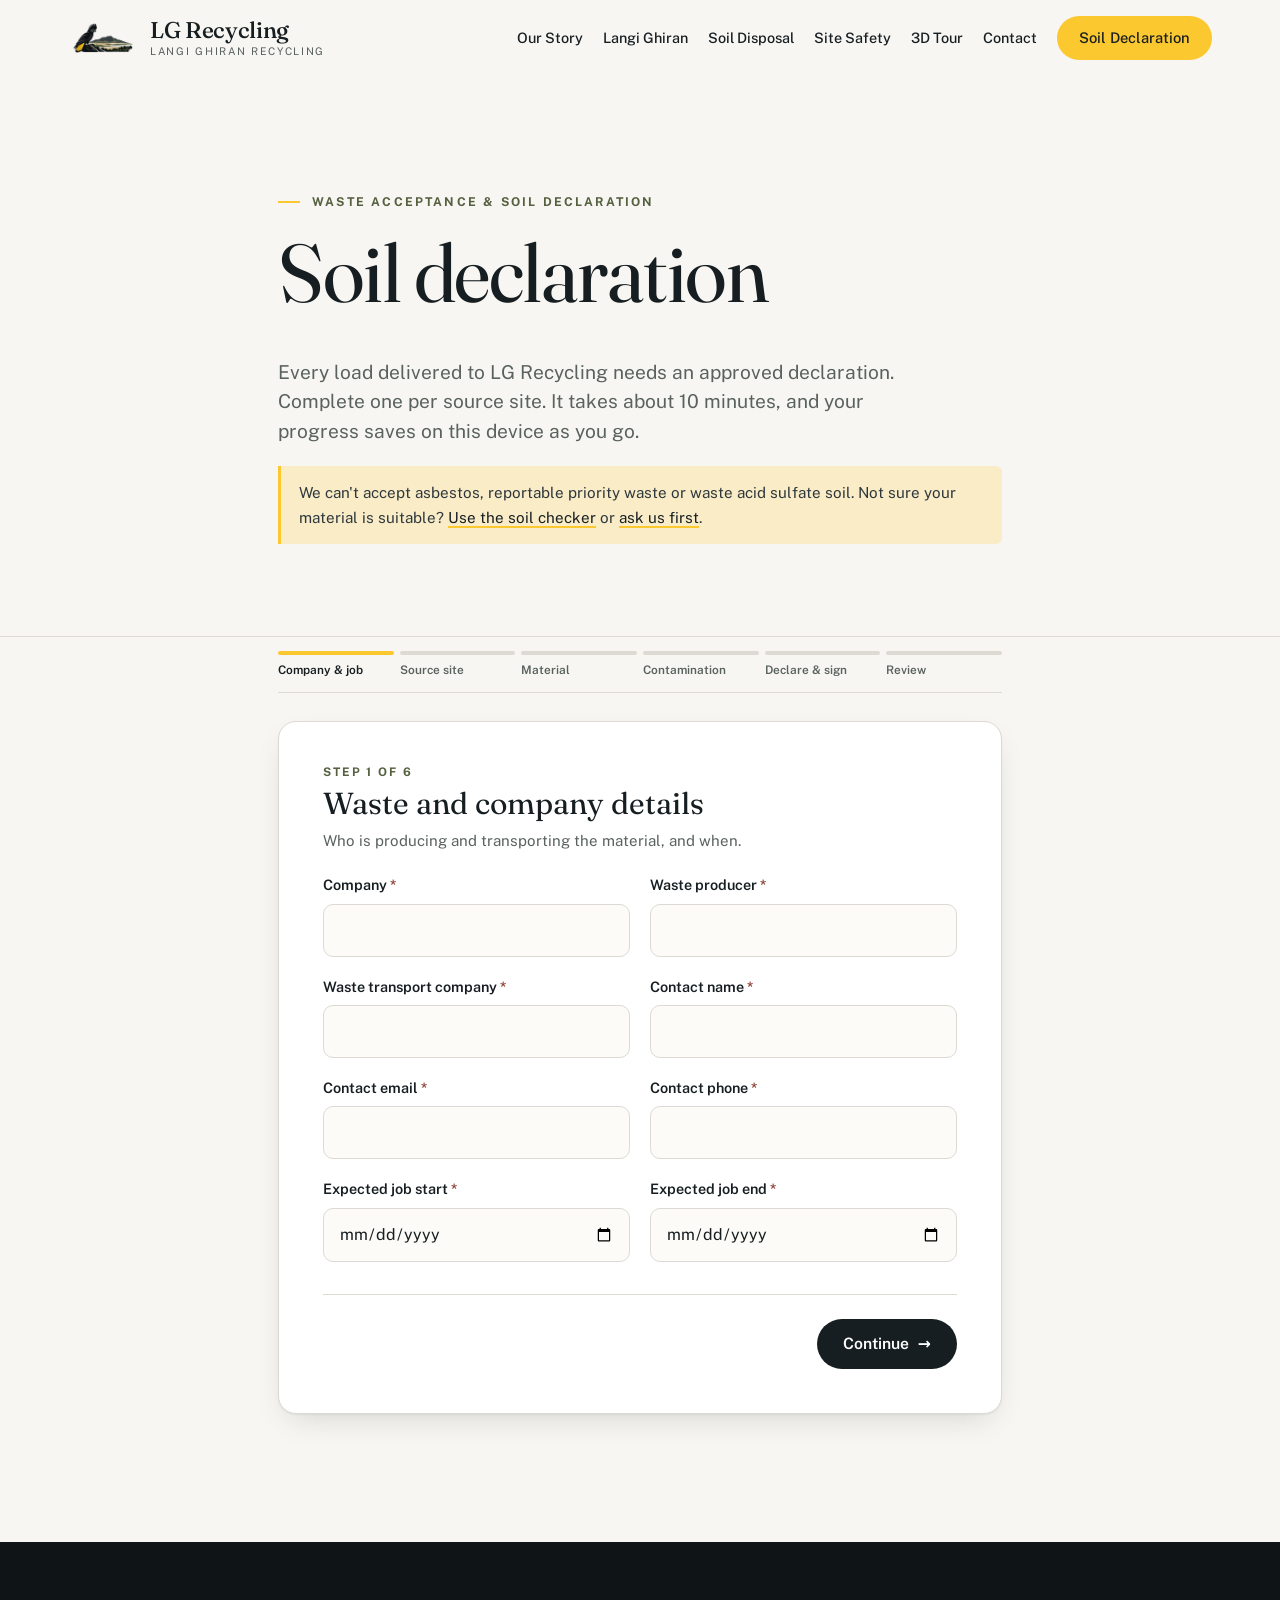
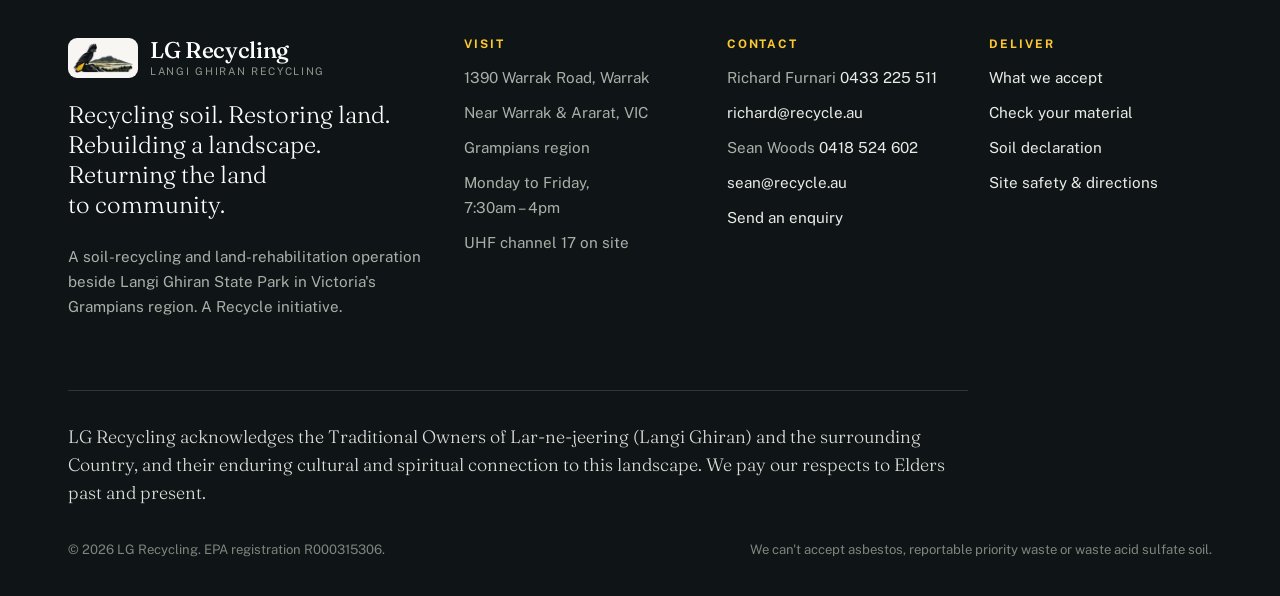
<file: soil-declaration.html>
<!doctype html>
<html lang="en-AU">
<head>
<meta charset="utf-8">
<meta name="viewport" content="width=device-width, initial-scale=1, viewport-fit=cover">
<title>Soil Declaration | LG Recycling</title>
<meta name="description" content="Waste acceptance and soil declaration form for delivering soil to LG Recycling. Takes about 10 minutes; your progress saves as you go.">
<meta name="robots" content="noindex, nofollow">
<meta name="theme-color" content="#171E21">
<meta property="og:type" content="website">
<meta property="og:site_name" content="LG Recycling">
<meta property="og:title" content="Soil Declaration | LG Recycling">
<meta property="og:description" content="Waste acceptance and soil declaration form for delivering soil to LG Recycling. Takes about 10 minutes; your progress saves as you go.">
<meta property="og:image" content="https://rdodeployme.github.io/Langi-Ghiran/assets/og-image.jpg">
<meta property="og:image:width" content="1200">
<meta property="og:image:height" content="630">
<meta property="og:url" content="https://rdodeployme.github.io/Langi-Ghiran/soil-declaration.html">
<meta name="twitter:card" content="summary_large_image">
<link rel="icon" href="assets/favicon.svg" type="image/svg+xml">
<link rel="preconnect" href="https://fonts.googleapis.com">
<link rel="preconnect" href="https://fonts.gstatic.com" crossorigin>
<link href="https://fonts.googleapis.com/css2?family=Fraunces:ital,opsz,wght@0,9..144,300..700;1,9..144,300..600&family=Public+Sans:wght@400;500;600;700&display=swap" rel="stylesheet">
<link rel="stylesheet" href="assets/styles.css?v=c3">
<script>document.documentElement.classList.add('js')</script>
</head>
<body class="">
<a class="skip" href="#main">Skip to content</a>
<header class="site-header">
  <div class="wrap">
    <a class="brand" href="index.html" aria-label="LG Recycling home"><span class="brand-mark" aria-hidden="true"></span><span class="brand-text"><b>LG Recycling</b><small>Langi Ghiran Recycling</small></span></a>
    <button class="menu-toggle" aria-label="Menu" aria-expanded="false" aria-controls="site-nav">
      <span></span><span></span><span></span>
    </button>
    <nav class="nav" id="site-nav" aria-label="Main">
      <a href="about.html">Our Story</a> <a href="langi-ghiran.html">Langi Ghiran</a> <a href="soil-disposal.html">Soil Disposal</a> <a href="site-safety.html">Site Safety</a> <a href="explore.html">3D Tour</a> <a href="index.html#enquire">Contact</a> <a class="btn btn-primary nav-cta" href="soil-declaration.html" aria-current="page">Soil Declaration</a>
    </nav>
  </div>
</header>
<main id="main">
<section class="page-hero">
  <div class="wrap narrow">
    <p class="eyebrow">Waste acceptance &amp; soil declaration</p>
    <h1>Soil declaration</h1>
    <p class="lede"><span class="sen">Every load delivered to LG Recycling needs an approved declaration.</span> <span class="sen">Complete one per source site.</span> <span class="sen">It takes about 10&nbsp;minutes, and your progress saves on this device as you go.</span></p>
    <p class="note">We can't accept asbestos, reportable priority waste or waste acid sulfate soil. Not sure your material is suitable? <a href="soil-disposal.html#checker">Use the soil checker</a> or <a href="index.html#enquire">ask us first</a>.</p>
  </div>
</section>

<section style="padding-top:0">
  <div class="wrap narrow">
    <div class="wizard-head">
      <ol class="steps-bar" id="steps-bar" aria-label="Declaration progress"></ol>
    </div>

    <p class="note prefill-note" id="prefill-note">We've pre-filled your material and safety answers from the soil checker. Check them as you go.</p>
    <p class="note prefill-note" id="draft-note">We've restored your saved progress. <button type="button" class="link-btn" data-clear-draft>Start fresh</button></p>

    <form class="form wiz" id="declaration-form" action="send-declaration.php" method="POST" enctype="multipart/form-data" novalidate>
      <p class="hp" aria-hidden="true"><label>Leave blank <input name="website" tabindex="-1" autocomplete="off"></label></p>

      <fieldset class="form-section" data-title="Company &amp;&nbsp;job">
        <legend><span>Step 1 of 6</span>Waste and company details</legend>
        <p class="hint">Who is producing and transporting the material, and when.</p>
        <div class="grid-2">
          <div class="field"><label for="d-company">Company <span class="req">*</span></label><input id="d-company" type="text" name="company" autocomplete="organization" required></div>
          <div class="field"><label for="d-producer">Waste producer <span class="req">*</span></label><input id="d-producer" type="text" name="waste_producer" required></div>
          <div class="field"><label for="d-transport">Waste transport company <span class="req">*</span></label><input id="d-transport" type="text" name="transport_company" required></div>
          <div class="field"><label for="d-contact">Contact name <span class="req">*</span></label><input id="d-contact" type="text" name="contact_name" autocomplete="name" required></div>
          <div class="field"><label for="d-email">Contact email <span class="req">*</span></label><input id="d-email" type="email" name="contact_email" autocomplete="email" required></div>
          <div class="field"><label for="d-phone">Contact phone <span class="req">*</span></label><input id="d-phone" type="tel" name="contact_phone" autocomplete="tel" required></div>
          <div class="field"><label for="d-start">Expected job start <span class="req">*</span></label><input id="d-start" type="date" name="job_start" required></div>
          <div class="field"><label for="d-end">Expected job end <span class="req">*</span></label><input id="d-end" type="date" name="job_end" required></div>
        </div>
      </fieldset>

      <fieldset class="form-section" data-title="Source site">
        <legend><span>Step 2 of 6</span>Land use and site information</legend>
        <p class="hint">Where the material is coming from and what the land has been used for.</p>
        <div class="grid-2">
          <div class="field full"><label for="d-source">Address of waste source <span class="req">*</span></label><input id="d-source" type="text" name="source_address" autocomplete="street-address" required></div>
          <div class="field"><label for="d-landuse">Current land use <span class="req">*</span></label>
            <select id="d-landuse" name="current_land_use" required>
              <option value="">Select…</option><option>Residential</option><option>Commercial / industrial</option><option>Public space</option><option>Agricultural</option><option>Other</option>
            </select></div>
          <div class="field"><label for="d-histuse">Historic land use <span class="req">*</span></label>
            <select id="d-histuse" name="historic_land_use" required>
              <option value="">Select…</option><option>Residential</option><option>Commercial / industrial</option><option>Public space</option><option>Agricultural</option><option>Other</option>
            </select></div>
          <div class="field full"><label for="d-siteuse">Current site use <span class="req">*</span></label><input id="d-siteuse" type="text" name="current_site_use" placeholder="e.g. vacant residential lot, road reserve" required></div>
          <div class="field full"><label for="d-activity">Activity that generated the waste <span class="req">*</span></label><input id="d-activity" type="text" name="generating_activity" placeholder="e.g. excavation for house footings" required></div>
        </div>
      </fieldset>

      <fieldset class="form-section" data-title="Material">
        <legend><span>Step 3 of 6</span>Material details</legend>
        <p class="hint">What's in the load and roughly how much.</p>
        <div class="field full material-group" style="margin-bottom:20px">
          <span class="label">Material type (select all that apply) <span class="req">*</span></span>
          <div class="checks">
            <label class="opt"><input type="checkbox" name="material_type" value="Fill soil"><span class="tick"></span><span>Fill soil</span></label>
            <label class="opt"><input type="checkbox" name="material_type" value="Clean fill with rock"><span class="tick"></span><span>Clean fill with rock</span></label>
            <label class="opt"><input type="checkbox" name="material_type" value="Clean fill with vegetation"><span class="tick"></span><span>Clean fill with vegetation</span></label>
            <label class="opt"><input type="checkbox" name="material_type" value="Mixed fill"><span class="tick"></span><span>Mixed fill</span></label>
            <label class="opt"><input type="checkbox" name="material_type" value="Mudstone"><span class="tick"></span><span>Mudstone</span></label>
          </div>
        </div>
        <div class="grid-2">
          <div class="field"><label for="d-qty">Estimated total quantity <span class="req">*</span></label><input id="d-qty" type="number" name="quantity" min="0" step="any" inputmode="decimal" required></div>
          <div class="field"><label for="d-unit">Unit <span class="req">*</span></label>
            <select id="d-unit" name="quantity_unit" required><option value="">Select…</option><option>Tonnes</option><option>m³</option></select></div>
          <div class="field full"><label for="d-inert">Solid inert waste present <span class="req">*</span></label><input id="d-inert" type="text" name="solid_inert_waste" placeholder="e.g. none, or brick and concrete under 5%" required></div>
          <div class="field full"><label for="d-desc">Description of material</label><textarea id="d-desc" name="material_description" placeholder="Colour, texture, moisture, anything unusual"></textarea></div>
        </div>
      </fieldset>

      <fieldset class="form-section" data-title="Contamination">
        <legend><span>Step 4 of 6</span>Contamination assessment</legend>
        <p class="hint">Answer every question. A "yes" to a marked question means we can't accept the material.</p>
        <div class="yn"><div class="q">Has a waste classification assessment been completed?</div><div class="seg"><label><input type="radio" name="classification_done" value="Yes" required><span>Yes</span></label><label><input type="radio" name="classification_done" value="No"><span>No</span></label></div></div>
        <div class="yn"><div class="q">Have demolition works taken place on the source site?</div><div class="seg"><label><input type="radio" name="demolition_on_site" value="Yes" required><span>Yes</span></label><label><input type="radio" name="demolition_on_site" value="No"><span>No</span></label></div></div>
        <div class="yn"><div class="q">Is the source site potentially contaminated?</div><div class="seg"><label><input type="radio" name="potentially_contaminated" value="Yes" required><span>Yes</span></label><label><input type="radio" name="potentially_contaminated" value="No"><span>No</span></label></div></div>
        <div class="yn"><div class="q">Does the material contain reportable priority waste (categories A–D)?<br><small>Cannot be accepted</small></div><div class="seg"><label><input type="radio" name="contains_rpw" value="Yes" required><span>Yes</span></label><label><input type="radio" name="contains_rpw" value="No"><span>No</span></label></div></div>
        <div class="yn"><div class="q">Does the material contain asbestos?<br><small>Cannot be accepted</small></div><div class="seg"><label><input type="radio" name="contains_asbestos" value="Yes" required><span>Yes</span></label><label><input type="radio" name="contains_asbestos" value="No"><span>No</span></label></div></div>
        <div class="yn"><div class="q">Are there signs of contamination, such as staining or odour?</div><div class="seg"><label><input type="radio" name="signs_of_contamination" value="Yes" required><span>Yes</span></label><label><input type="radio" name="signs_of_contamination" value="No"><span>No</span></label></div></div>
        <div class="yn"><div class="q">Is the material waste acid sulfate soil?<br><small>Cannot be accepted</small></div><div class="seg"><label><input type="radio" name="contains_wass" value="Yes" required><span>Yes</span></label><label><input type="radio" name="contains_wass" value="No"><span>No</span></label></div></div>
        <div class="inline-alert" id="blocked-alert" role="alert"><b>We can't accept this material.</b>LG Recycling can't take material containing asbestos, reportable priority waste or waste acid sulfate soil. Please <a href="index.html#enquire">contact us</a> before going any further.</div>
        <div class="field" style="margin-top:22px"><label for="d-report">Waste classification report (optional)</label><input id="d-report" type="file" name="classification_report" accept=".pdf,image/*"><p class="help">PDF or image, up to 8 MB.</p></div>
      </fieldset>

      <fieldset class="form-section" data-title="Declare &amp;&nbsp;sign" data-sign>
        <legend><span>Step 5 of 6</span>Declaration and signature</legend>
        <div class="declare">
          <p>By signing, I declare that:</p>
          <ol>
            <li>The information in this form is true and accurate to the best of my knowledge.</li>
            <li>I am the waste producer, or a representative duly appointed by the waste producer.</li>
            <li>All material delivered will come only from the address and stockpiles nominated above.</li>
            <li>The material has been assessed and does not contain reportable priority waste.</li>
            <li>The material does not contain asbestos or asbestos-containing material.</li>
            <li>LG Recycling may inspect and reject any material that doesn't match this declaration or its acceptance criteria.</li>
            <li>The waste producer indemnifies LG Recycling against costs arising from material that doesn't meet the acceptance criteria, including plant, labour, disposal fees and regulatory penalties.</li>
          </ol>
          <label class="confirm"><input type="checkbox" name="declaration_agreed" value="Yes" required> I have read and agree to the declaration above.</label>
        </div>
        <div class="grid-3" style="margin-top:24px">
          <div class="field"><label for="d-signame">Full name <span class="req">*</span></label><input id="d-signame" type="text" name="signatory_name" autocomplete="name" required></div>
          <div class="field"><label for="d-sigpos">Position / title <span class="req">*</span></label><input id="d-sigpos" type="text" name="signatory_position" autocomplete="organization-title" required></div>
          <div class="field"><label for="d-sigdate">Date <span class="req">*</span></label><input id="d-sigdate" type="date" name="signature_date" required></div>
        </div>
        <div class="field" style="margin-top:20px">
          <span class="label">Sign below <span class="req">*</span></span>
          <div class="sig-wrap"><canvas id="sig-canvas" aria-label="Signature pad"></canvas><span class="sig-hint">Sign here with your finger or mouse</span></div>
          <div class="sig-actions"><button type="button" class="link-btn" id="sig-clear">Clear signature</button></div>
          <input type="hidden" name="sig_image" value="">
        </div>
      </fieldset>

      <fieldset class="form-section" data-title="Review" data-review>
        <legend><span>Step 6 of 6</span>Check and submit</legend>
        <p class="hint">Make sure everything is right. Tap Edit to change a section.</p>
        <div class="review" id="review"></div>
      </fieldset>

      <div class="wiz-nav">
        <button type="button" class="btn btn-ghost" data-wiz-back hidden>&larr; Back</button>
        <span class="spacer"></span>
        <span class="form-status" role="status" aria-live="polite"></span>
        <button type="button" class="btn btn-primary" data-wiz-next>Continue <span class="arrow" aria-hidden="true">&rarr;</span></button>
        <button type="submit" class="btn btn-primary" data-wiz-submit hidden>Submit declaration</button>
      </div>
    </form>

    <div class="form success" id="declaration-success" role="status">
      <div class="tickmark" aria-hidden="true"><svg width="28" height="28" viewBox="0 0 24 24" fill="none" stroke="#171E21" stroke-width="3" stroke-linecap="round" stroke-linejoin="round"><path d="M5 12l5 5 9-10"/></svg></div>
      <h2 style="font-size:2rem">Declaration received.</h2>
      <p id="declaration-ref" class="form-status ok"></p>
      <p>We'll review it and confirm whether the material can be accepted. <strong>Please don't deliver until you have our approval.</strong></p>
      <p class="no-print actions"><button type="button" class="btn btn-ghost" id="print-copy">Print or save a copy</button><a class="btn btn-primary" href="site-safety.html">Read the site rules</a></p>
    </div>
  </div>
</section>
</main>
<footer class="site-footer">
  <div class="wrap">
    <div class="foot-top">
      <div class="foot-brand">
        <a class="brand" href="index.html"><span class="brand-mark" aria-hidden="true"></span><span class="brand-text"><b>LG Recycling</b><small>Langi Ghiran Recycling</small></span></a>
        <p class="foot-tag"><span class="sen">Recycling soil.</span> <span class="sen">Restoring land.</span> <span class="sen">Rebuilding a landscape.</span> <span class="sen">Returning the land to community.</span></p>
        <p>A soil-recycling and land-rehabilitation operation beside Langi Ghiran State Park in Victoria's Grampians region. A Recycle initiative.</p>
      </div>
      <div>
        <h4>Visit</h4>
        <ul>
          <li>1390 Warrak Road, Warrak</li>
          <li>Near Warrak &amp; Ararat, VIC</li>
          <li>Grampians region</li>
          <li>Monday to Friday, <span class="nw">7:30am – 4pm</span></li>
          <li>UHF channel 17 on site</li>
        </ul>
      </div>
      <div>
        <h4>Contact</h4>
        <ul>
          <li>Richard Furnari <a href="tel:+61433225511">0433 225 511</a></li>
          <li><a href="mailto:richard@recycle.au">richard@recycle.au</a></li>
          <li>Sean Woods <a href="tel:+61418524602">0418 524 602</a></li>
          <li><a href="mailto:sean@recycle.au">sean@recycle.au</a></li>
          <li><a href="index.html#enquire">Send an enquiry</a></li>
        </ul>
      </div>
      <div>
        <h4>Deliver</h4>
        <ul>
          <li><a href="soil-disposal.html">What we accept</a></li>
          <li><a href="soil-disposal.html#checker">Check your material</a></li>
          <li><a href="soil-declaration.html">Soil declaration</a></li>
          <li><a href="site-safety.html">Site safety &amp; directions</a></li>
        </ul>
      </div>
    </div>
    <p class="foot-ack">LG Recycling acknowledges the Traditional Owners of <span class="nw">Lar-ne-jeering</span> (Langi Ghiran) and the surrounding Country, and their enduring cultural and spiritual connection to this landscape. We pay our respects to Elders past and present.</p>
    <div class="foot-base">
      <span>&copy; <span id="year">2026</span> LG Recycling. EPA registration R000315306.</span>
      <span>We can't accept asbestos, reportable priority waste or waste acid sulfate soil.</span>
    </div>
  </div>
</footer>
<script src="assets/signature_pad.umd.min.js"></script>
<script src="assets/site.js?v=c4"></script>
</body>
</html>
</file>
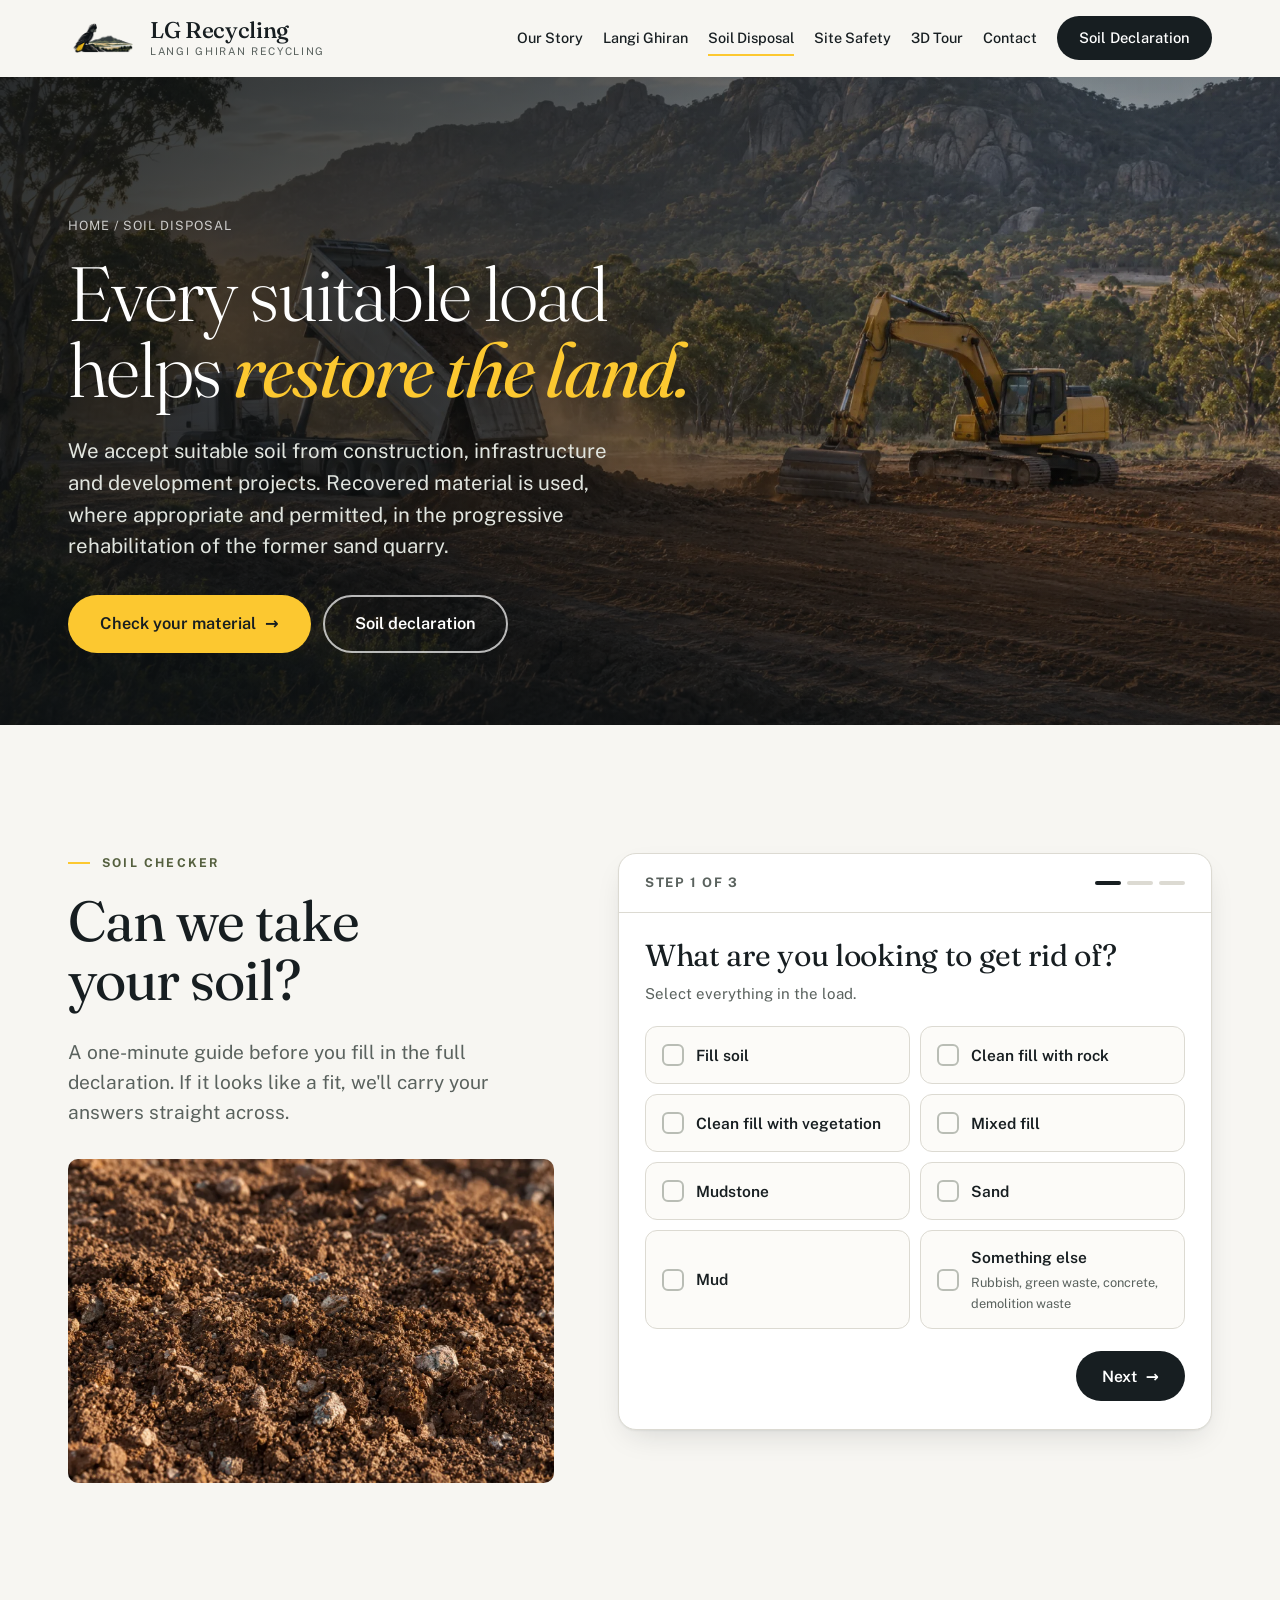
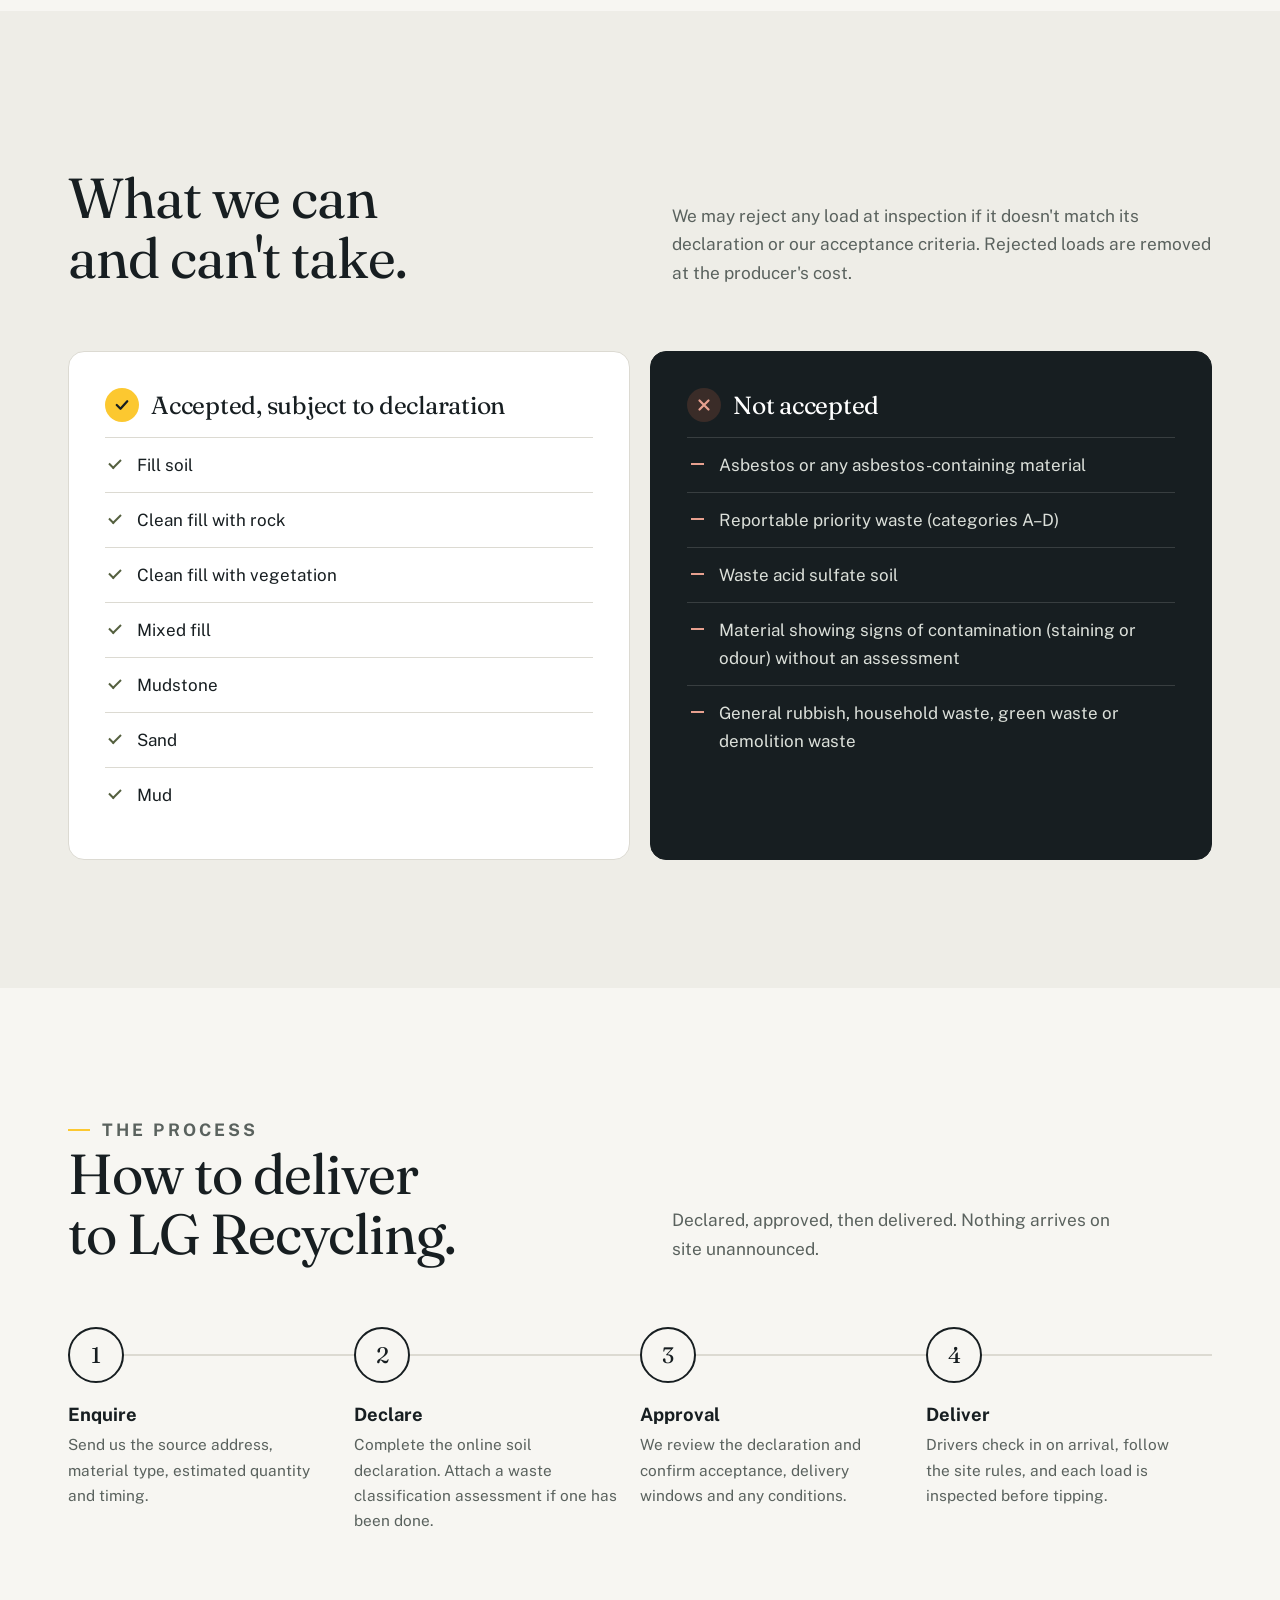
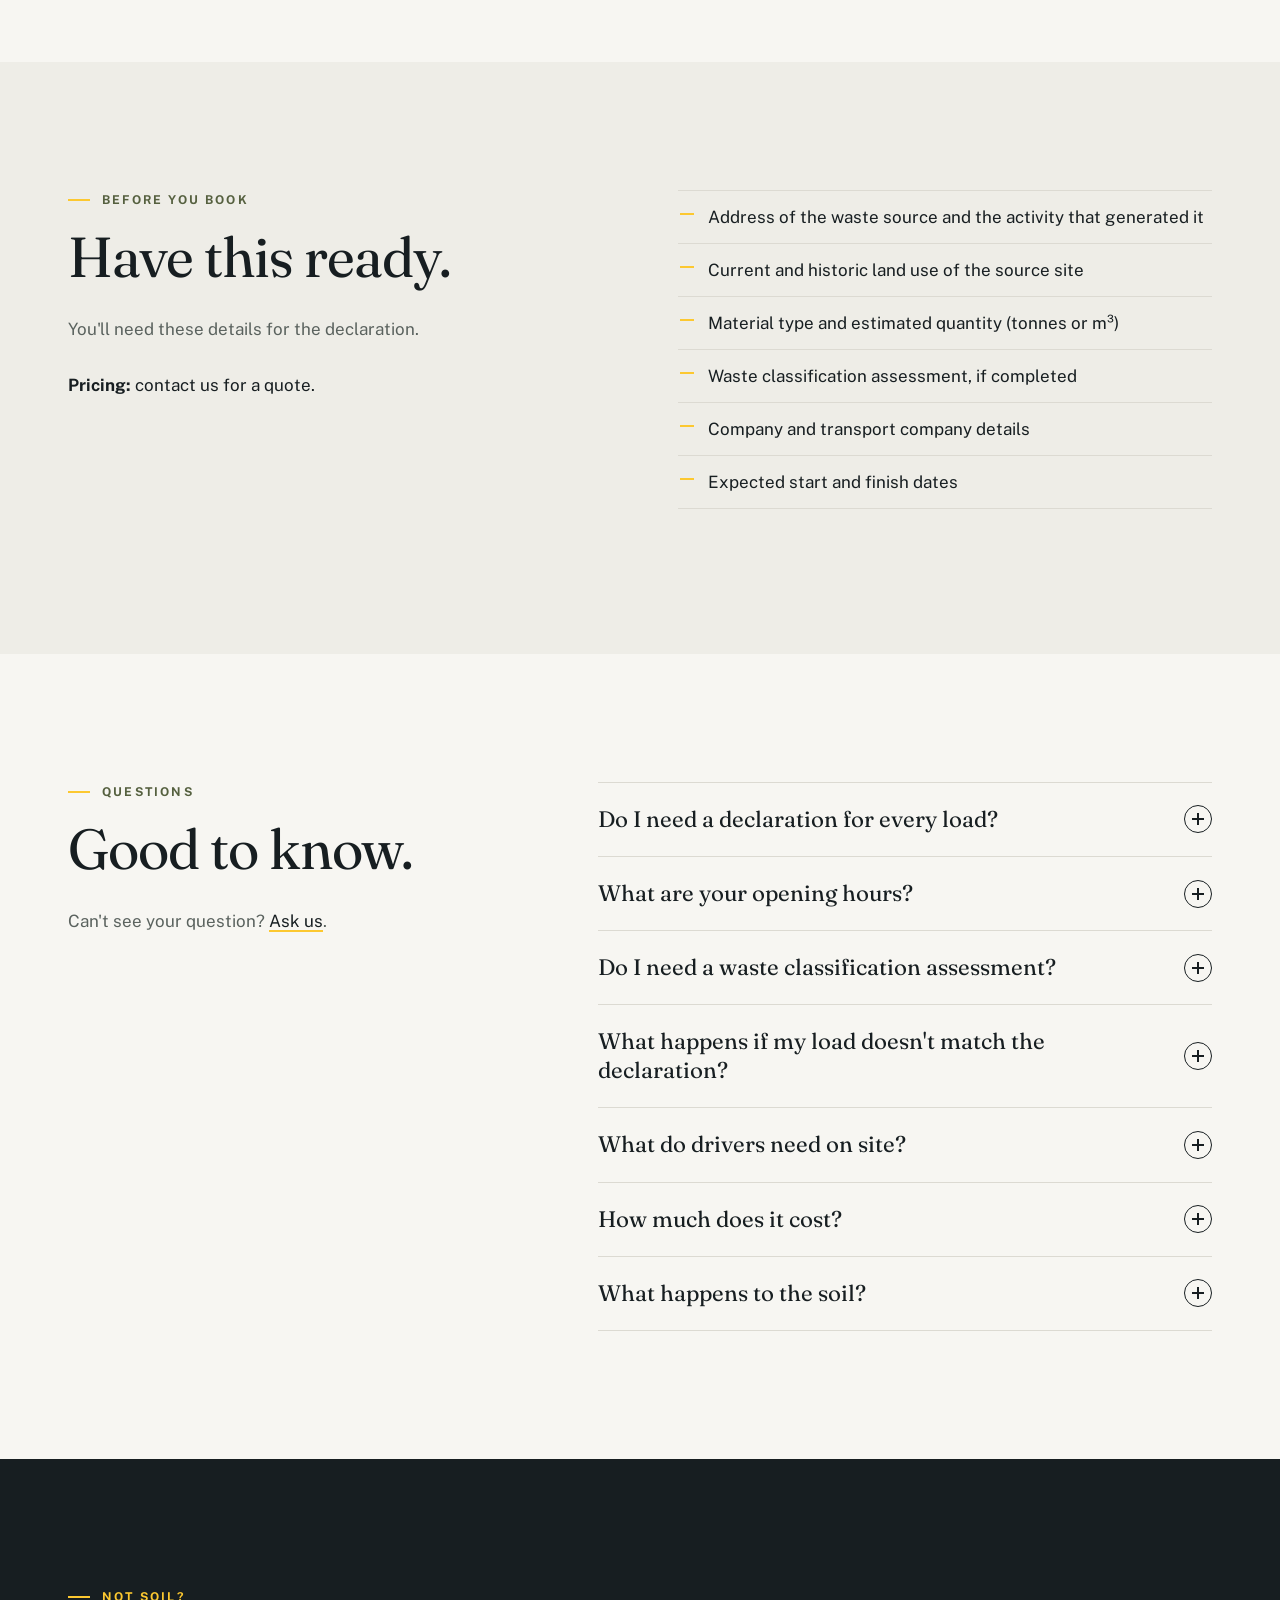
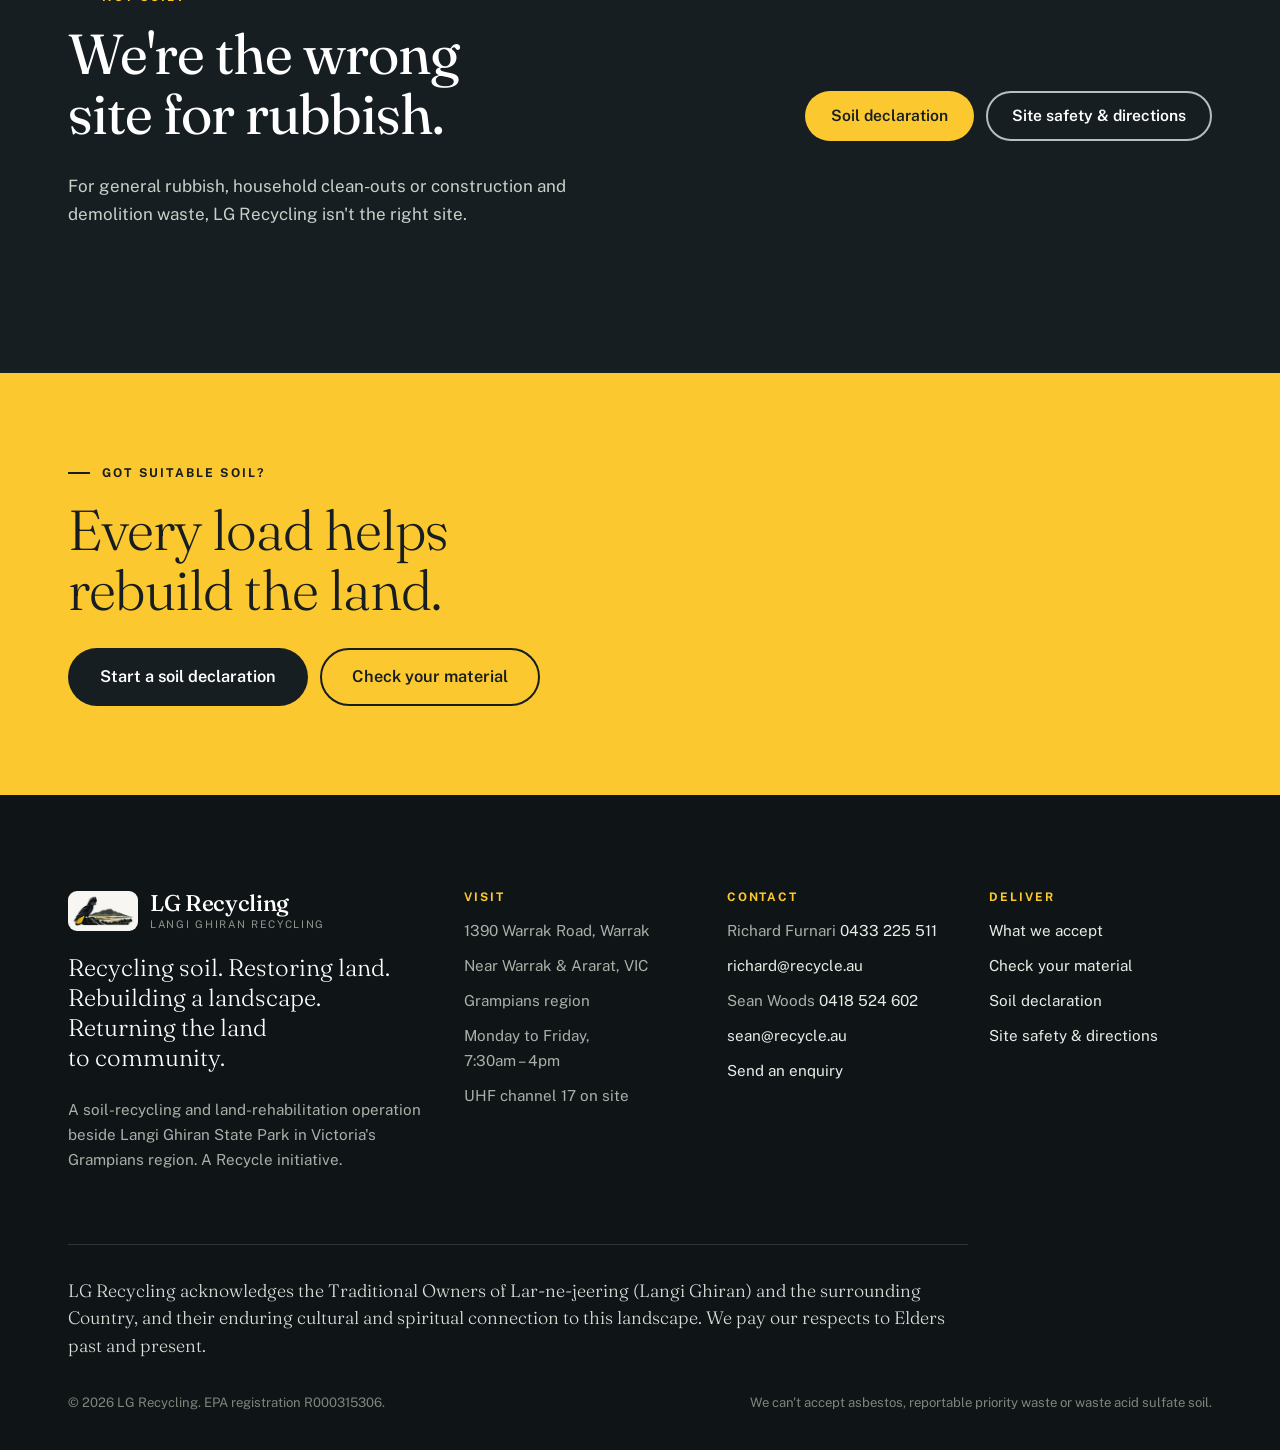
<file: soil-disposal.html>
<!doctype html>
<html lang="en-AU">
<head>
<meta charset="utf-8">
<meta name="viewport" content="width=device-width, initial-scale=1, viewport-fit=cover">
<title>Soil Disposal | LG Recycling</title>
<meta name="description" content="What LG Recycling can accept, what it can't, and how to deliver suitable soil to the site near Ararat, in Victoria's Grampians region. Check your material in under a minute.">
<meta name="robots" content="noindex, nofollow">
<meta name="theme-color" content="#171E21">
<meta property="og:type" content="website">
<meta property="og:site_name" content="LG Recycling">
<meta property="og:title" content="Soil Disposal | LG Recycling">
<meta property="og:description" content="What LG Recycling can accept, what it can't, and how to deliver suitable soil to the site near Ararat, in Victoria's Grampians region. Check your material in under a minute.">
<meta property="og:image" content="https://rdodeployme.github.io/Langi-Ghiran/assets/og-image.jpg">
<meta property="og:image:width" content="1200">
<meta property="og:image:height" content="630">
<meta property="og:url" content="https://rdodeployme.github.io/Langi-Ghiran/soil-disposal.html">
<meta name="twitter:card" content="summary_large_image">
<link rel="icon" href="assets/favicon.svg" type="image/svg+xml">
<link rel="preconnect" href="https://fonts.googleapis.com">
<link rel="preconnect" href="https://fonts.gstatic.com" crossorigin>
<link href="https://fonts.googleapis.com/css2?family=Fraunces:ital,opsz,wght@0,9..144,300..700;1,9..144,300..600&family=Public+Sans:wght@400;500;600;700&display=swap" rel="stylesheet">
<link rel="stylesheet" href="assets/styles.css?v=c3">
<script>document.documentElement.classList.add('js')</script>
</head>
<body class="">
<a class="skip" href="#main">Skip to content</a>
<header class="site-header">
  <div class="wrap">
    <a class="brand" href="index.html" aria-label="LG Recycling home"><span class="brand-mark" aria-hidden="true"></span><span class="brand-text"><b>LG Recycling</b><small>Langi Ghiran Recycling</small></span></a>
    <button class="menu-toggle" aria-label="Menu" aria-expanded="false" aria-controls="site-nav">
      <span></span><span></span><span></span>
    </button>
    <nav class="nav" id="site-nav" aria-label="Main">
      <a href="about.html">Our Story</a> <a href="langi-ghiran.html">Langi Ghiran</a> <a href="soil-disposal.html" aria-current="page">Soil Disposal</a> <a href="site-safety.html">Site Safety</a> <a href="explore.html">3D Tour</a> <a href="index.html#enquire">Contact</a> <a class="btn btn-primary nav-cta" href="soil-declaration.html">Soil Declaration</a>
    </nav>
  </div>
</header>
<main id="main">
<section class="img-hero on-image">
  <div class="hero-media"><img src="assets/lg-ops.webp" alt="A tip truck unloading clean fill while an excavator spreads it at the foot of the granite range" fetchpriority="high"></div>
  <div class="wrap hero-body">
    <p class="crumbs"><a href="index.html">Home</a> / Soil disposal</p>
    <h1>Every suitable load helps <span class="hl">restore the land.</span></h1>
    <p class="lede">We accept suitable soil from construction, infrastructure and development projects. Recovered material is used, where appropriate and permitted, in the progressive rehabilitation of the former sand quarry.</p>
    <div class="actions">
      <a class="btn btn-primary btn-lg" href="#checker">Check your material <span class="arrow" aria-hidden="true">&rarr;</span></a>
      <a class="btn btn-ghost btn-lg" href="soil-declaration.html">Soil declaration</a>
    </div>
  </div>
</section>

<section id="checker" aria-labelledby="checker-title">
  <div class="wrap checker-shell">
    <div class="reveal">
      <p class="eyebrow">Soil checker</p>
      <h2 id="checker-title">Can we take your soil?</h2>
      <p class="lede">A one-minute guide before you fill in the full declaration. If it looks like a fit, we'll carry your answers straight across.</p>
      <figure class="figure land" style="margin-top:32px"><img src="assets/lg-soil.webp" alt="Close-up of clean brown fill soil with small granite pebbles" loading="lazy"></figure>
    </div>
    <div class="reveal d1">
<div class="checker" id="soil-checker" data-checker>
  <div class="checker-top">
    <span data-step-label>Step 1 of 3</span>
    <span class="checker-progress" aria-hidden="true"><i class="on"></i><i></i><i></i></span>
  </div>

  <div class="checker-step active" data-step="1">
    <h3>What are you looking to get rid of?</h3>
    <p class="hint">Select everything in the load.</p>
    <div class="opt-grid" role="group" aria-label="Material type">
      <label class="opt"><input type="checkbox" name="ck_material" value="Fill soil"><span class="tick"></span><span>Fill soil</span></label>
      <label class="opt"><input type="checkbox" name="ck_material" value="Clean fill with rock"><span class="tick"></span><span>Clean fill with rock</span></label>
      <label class="opt"><input type="checkbox" name="ck_material" value="Clean fill with vegetation"><span class="tick"></span><span>Clean fill with vegetation</span></label>
      <label class="opt"><input type="checkbox" name="ck_material" value="Mixed fill"><span class="tick"></span><span>Mixed fill</span></label>
      <label class="opt"><input type="checkbox" name="ck_material" value="Mudstone"><span class="tick"></span><span>Mudstone</span></label>
      <label class="opt"><input type="checkbox" name="ck_material" value="Sand"><span class="tick"></span><span>Sand</span></label>
      <label class="opt"><input type="checkbox" name="ck_material" value="Mud"><span class="tick"></span><span>Mud</span></label>
      <label class="opt"><input type="checkbox" name="ck_material" value="other"><span class="tick"></span><span>Something else<small>Rubbish, green waste, concrete, demolition waste</small></span></label>
    </div>
    <div class="checker-nav">
      <span class="form-status err" data-err aria-live="polite"></span>
      <button type="button" class="btn btn-primary" data-next>Next <span class="arrow" aria-hidden="true">&rarr;</span></button>
    </div>
  </div>

  <div class="checker-step" data-step="2">
    <h3>A few quick safety questions.</h3>
    <p class="hint">About the material and the site it's coming from.</p>
    <div class="q-list">
      <div class="q-row"><span class="q">Does it contain asbestos or asbestos-containing material?</span><span class="seg"><label><input type="radio" name="contains_asbestos" value="Yes"><span>Yes</span></label><label><input type="radio" name="contains_asbestos" value="No"><span>No</span></label><label><input type="radio" name="contains_asbestos" value="Not sure"><span>Not sure</span></label></span></div>
      <div class="q-row"><span class="q">Does it contain reportable priority waste (categories A–D)?</span><span class="seg"><label><input type="radio" name="contains_rpw" value="Yes"><span>Yes</span></label><label><input type="radio" name="contains_rpw" value="No"><span>No</span></label><label><input type="radio" name="contains_rpw" value="Not sure"><span>Not sure</span></label></span></div>
      <div class="q-row"><span class="q">Is it waste acid sulfate soil?</span><span class="seg"><label><input type="radio" name="contains_wass" value="Yes"><span>Yes</span></label><label><input type="radio" name="contains_wass" value="No"><span>No</span></label><label><input type="radio" name="contains_wass" value="Not sure"><span>Not sure</span></label></span></div>
      <div class="q-row"><span class="q">Any signs of contamination, such as staining or odour?</span><span class="seg"><label><input type="radio" name="signs_of_contamination" value="Yes"><span>Yes</span></label><label><input type="radio" name="signs_of_contamination" value="No"><span>No</span></label><label><input type="radio" name="signs_of_contamination" value="Not sure"><span>Not sure</span></label></span></div>
      <div class="q-row"><span class="q">Have demolition works taken place on the source site?</span><span class="seg"><label><input type="radio" name="demolition_on_site" value="Yes"><span>Yes</span></label><label><input type="radio" name="demolition_on_site" value="No"><span>No</span></label><label><input type="radio" name="demolition_on_site" value="Not sure"><span>Not sure</span></label></span></div>
    </div>
    <div class="checker-nav">
      <button type="button" class="link-btn" data-back>&larr; Back</button>
      <span class="form-status err" data-err aria-live="polite"></span>
      <button type="button" class="btn btn-primary" data-next>See result <span class="arrow" aria-hidden="true">&rarr;</span></button>
    </div>
  </div>

  <div class="checker-step" data-step="3" aria-live="polite">
    <div data-result></div>
    <p class="fineprint">A guide only. Acceptance is confirmed after we review your soil declaration and inspect the load on arrival.</p>
    <div class="checker-nav">
      <button type="button" class="link-btn" data-restart>&larr; Start again</button>
    </div>
  </div>
</div>

    </div>
  </div>
</section>

<section class="alt" aria-labelledby="criteria-title">
  <div class="wrap">
    <div class="section-head">
      <div>
        <p class="eyebrow reveal">Acceptance criteria</p>
        <h2 id="criteria-title" class="reveal">What we can and can't take.</h2>
      </div>
      <p class="reveal d1">We may reject any load at inspection if it doesn't match its declaration or our acceptance criteria. Rejected loads are removed at the producer's cost.</p>
    </div>
    <div class="accept">
      <div class="accept-card reveal">
        <h3><span class="dot"><svg viewBox="0 0 24 24" fill="none" stroke="#171E21" stroke-width="3" stroke-linecap="round" stroke-linejoin="round"><path d="M5 12l5 5 9-10"/></svg></span>Accepted, subject to declaration</h3>
        <ul>
          <li>Fill soil</li>
          <li>Clean fill with rock</li>
          <li>Clean fill with vegetation</li>
          <li>Mixed fill</li>
          <li>Mudstone</li>
          <li>Sand</li>
          <li>Mud</li>
        </ul>
      </div>
      <div class="accept-card no reveal d1">
        <h3><span class="dot"><svg viewBox="0 0 24 24" fill="none" stroke="#E7A08F" stroke-width="3" stroke-linecap="round"><path d="M6 6l12 12M18 6L6 18"/></svg></span>Not accepted</h3>
        <ul>
          <li>Asbestos or any asbestos-containing material</li>
          <li>Reportable priority waste (categories A–D)</li>
          <li>Waste acid sulfate soil</li>
          <li>Material showing signs of contamination (staining or odour) without an assessment</li>
          <li>General rubbish, household waste, green waste or demolition waste</li>
        </ul>
      </div>
    </div>
  </div>
</section>

<section aria-labelledby="process-title">
  <div class="wrap">
    <div class="section-head">
      <div>
        <p class="eyebrow reveal">The process</p>
        <h2 id="process-title" class="reveal">How to deliver to LG Recycling.</h2>
      </div>
      <p class="reveal d1">Declared, approved, then delivered. Nothing arrives on site unannounced.</p>
    </div>
    <div class="process">
      <div class="pstep reveal"><span class="n">1</span><h3>Enquire</h3><p>Send us the source address, material type, estimated quantity and timing.</p></div>
      <div class="pstep reveal d1"><span class="n">2</span><h3>Declare</h3><p>Complete the online soil declaration. Attach a waste classification assessment if one has been done.</p></div>
      <div class="pstep reveal d2"><span class="n">3</span><h3>Approval</h3><p>We review the declaration and confirm acceptance, delivery windows and any conditions.</p></div>
      <div class="pstep reveal d3"><span class="n">4</span><h3>Deliver</h3><p>Drivers check in on arrival, follow the site rules, and each load is inspected before tipping.</p></div>
    </div>
  </div>
</section>

<section class="alt" aria-labelledby="ready-title">
  <div class="wrap split">
    <div class="reveal">
      <p class="eyebrow">Before you book</p>
      <h2 id="ready-title">Have this ready.</h2>
      <p class="muted">You'll need these details for the declaration.</p>
      <p style="margin-top:28px"><strong>Pricing:</strong> contact us for a quote.</p>
    </div>
    <div class="reveal d1">
      <ul class="list-clean">
        <li>Address of the waste source and the activity that generated it</li>
        <li>Current and historic land use of the source site</li>
        <li>Material type and estimated quantity (tonnes or m³)</li>
        <li>Waste classification assessment, if completed</li>
        <li>Company and transport company details</li>
        <li>Expected start and finish dates</li>
      </ul>
    </div>
  </div>
</section>

<section aria-labelledby="faq-title">
  <div class="wrap split wide-right">
    <div class="reveal">
      <p class="eyebrow">Questions</p>
      <h2 id="faq-title">Good to know.</h2>
      <p class="muted">Can't see your question? <a href="index.html#enquire">Ask us</a>.</p>
    </div>
    <div class="faq reveal d1">
      <details>
        <summary>Do I need a declaration for every load?</summary>
        <div class="a"><p>Every load needs to be covered by an approved soil declaration. Complete one declaration per source site, and don't deliver until we've confirmed acceptance.</p></div>
      </details>
      <details>
        <summary>What are your opening hours?</summary>
        <div class="a"><p>Monday to Friday, <span class="nw">7:30am – 4pm</span>. Deliveries are by prior approval only.</p></div>
      </details>
      <details>
        <summary>Do I need a waste classification assessment?</summary>
        <div class="a"><p>If one has been completed, attach it to your declaration. Material showing signs of contamination, such as staining or odour, can't be accepted without an assessment.</p></div>
      </details>
      <details>
        <summary>What happens if my load doesn't match the declaration?</summary>
        <div class="a"><p>Every load is inspected before tipping. We may reject any load that doesn't match its declaration or our acceptance criteria, and rejected loads are removed at the producer's cost.</p></div>
      </details>
      <details>
        <summary>What do drivers need on site?</summary>
        <div class="a"><p>High-visibility clothing, enclosed safety boots, a hard hat in active operational areas, and a UHF two-way radio on channel 17. No children, animals or open footwear. <a href="site-safety.html">Full site rules</a>.</p></div>
      </details>
      <details>
        <summary>How much does it cost?</summary>
        <div class="a"><p>Contact us for a quote. Send the details through the enquiry form or call us.</p></div>
      </details>
      <details>
        <summary>What happens to the soil?</summary>
        <div class="a"><p>Where appropriate and permitted, recovered soil helps rebuild landforms, restore levels and contours, and repair ground disturbed by historic sand extraction on the property.</p></div>
      </details>
    </div>
  </div>
</section>

<section class="dark" aria-labelledby="notsoil-title">
  <div class="wrap split center">
    <div class="reveal">
      <p class="eyebrow">Not soil?</p>
      <h2 id="notsoil-title">We're the wrong site for rubbish.</h2>
      <p>For general rubbish, household clean-outs or construction and demolition waste, LG Recycling isn't the right site.</p>
    </div>
    <div class="actions reveal d1" style="justify-content:flex-end">
      <a class="btn btn-primary" href="soil-declaration.html">Soil declaration</a>
      <a class="btn btn-ghost" href="site-safety.html">Site safety &amp; directions</a>
    </div>
  </div>
</section>
<section class="cta-band" aria-labelledby="cta-title">
  <div class="wrap">
    <div class="cta-copy">
      <p class="eyebrow">Got suitable soil?</p>
      <h2 id="cta-title">Every load helps rebuild the land.</h2>
    </div>
    <div class="cta-actions">
      <a class="btn btn-primary btn-lg" href="soil-declaration.html">Start a soil declaration</a>
      <a class="btn btn-ghost btn-lg" href="soil-disposal.html#checker">Check your material</a>
    </div>
  </div>
</section>
</main>
<footer class="site-footer">
  <div class="wrap">
    <div class="foot-top">
      <div class="foot-brand">
        <a class="brand" href="index.html"><span class="brand-mark" aria-hidden="true"></span><span class="brand-text"><b>LG Recycling</b><small>Langi Ghiran Recycling</small></span></a>
        <p class="foot-tag"><span class="sen">Recycling soil.</span> <span class="sen">Restoring land.</span> <span class="sen">Rebuilding a landscape.</span> <span class="sen">Returning the land to community.</span></p>
        <p>A soil-recycling and land-rehabilitation operation beside Langi Ghiran State Park in Victoria's Grampians region. A Recycle initiative.</p>
      </div>
      <div>
        <h4>Visit</h4>
        <ul>
          <li>1390 Warrak Road, Warrak</li>
          <li>Near Warrak &amp; Ararat, VIC</li>
          <li>Grampians region</li>
          <li>Monday to Friday, <span class="nw">7:30am – 4pm</span></li>
          <li>UHF channel 17 on site</li>
        </ul>
      </div>
      <div>
        <h4>Contact</h4>
        <ul>
          <li>Richard Furnari <a href="tel:+61433225511">0433 225 511</a></li>
          <li><a href="mailto:richard@recycle.au">richard@recycle.au</a></li>
          <li>Sean Woods <a href="tel:+61418524602">0418 524 602</a></li>
          <li><a href="mailto:sean@recycle.au">sean@recycle.au</a></li>
          <li><a href="index.html#enquire">Send an enquiry</a></li>
        </ul>
      </div>
      <div>
        <h4>Deliver</h4>
        <ul>
          <li><a href="soil-disposal.html">What we accept</a></li>
          <li><a href="soil-disposal.html#checker">Check your material</a></li>
          <li><a href="soil-declaration.html">Soil declaration</a></li>
          <li><a href="site-safety.html">Site safety &amp; directions</a></li>
        </ul>
      </div>
    </div>
    <p class="foot-ack">LG Recycling acknowledges the Traditional Owners of <span class="nw">Lar-ne-jeering</span> (Langi Ghiran) and the surrounding Country, and their enduring cultural and spiritual connection to this landscape. We pay our respects to Elders past and present.</p>
    <div class="foot-base">
      <span>&copy; <span id="year">2026</span> LG Recycling. EPA registration R000315306.</span>
      <span>We can't accept asbestos, reportable priority waste or waste acid sulfate soil.</span>
    </div>
  </div>
</footer>
<script src="assets/site.js?v=c4"></script>
</body>
</html>
</file>
<file: assets/styles.css>
/* LG Recycling — site styles (v2)
   Palette from the Langi Ghiran Recycling logo: cockatoo black, tail yellow, olive, paper. */
:root{
  --ink:#171E21;
  --ink-2:#2E383C;
  --ink-3:#0F1416;
  --paper:#F7F6F2;
  --paper-2:#EEEDE7;
  --paper-3:#E4E2DA;
  --yellow:#FCC830;
  --yellow-soft:rgba(252,200,48,.22);
  --yellow-ink:#7A5E00;
  --olive:#55603F;
  --olive-2:#6E7A55;
  --soil:#B89B78;
  --muted:#5A625E;
  --line:#DCDAD2;
  --line-dark:rgba(255,255,255,.14);
  --danger:#8A3B2E;
  --white:#FFFFFF;
  --radius:10px;
  --radius-sm:6px;
  --max:1240px;
  --gutter:clamp(16px,4.5vw,48px);
  --header-h:76px;
  --display:"Fraunces", Georgia, "Times New Roman", serif;
  --body:"Public Sans", system-ui, -apple-system, "Segoe UI", sans-serif;
  --ease:cubic-bezier(.2,.7,.2,1);
  --shadow:0 1px 2px rgba(23,30,33,.06),0 12px 32px -12px rgba(23,30,33,.18);
}
*,*::before,*::after{box-sizing:border-box}
[hidden]{display:none!important}
html{scroll-behavior:smooth;-webkit-text-size-adjust:100%;scroll-padding-top:calc(var(--header-h) + 12px)}
body{margin:0;background:var(--paper);color:var(--ink);font-family:var(--body);font-size:17px;line-height:1.65;-webkit-font-smoothing:antialiased;text-rendering:optimizeLegibility}
img,svg,video{max-width:100%;display:block}
a{color:var(--ink);text-decoration-color:var(--yellow);text-decoration-thickness:2px;text-underline-offset:3px}
a:hover{text-decoration-color:var(--ink)}
h1,h2,h3,h4{font-family:var(--display);font-weight:400;line-height:1.06;margin:0 0 .5em;letter-spacing:-.018em;color:var(--ink);font-optical-sizing:auto}
h1{font-size:clamp(2.6rem,6.4vw,5.6rem)}
h2{font-size:clamp(2rem,4.4vw,3.6rem)}
h3{font-size:clamp(1.3rem,2vw,1.6rem);letter-spacing:-.01em}
p{margin:0 0 1em}
em{font-style:italic}
strong{font-weight:700}
.wrap{max-width:var(--max);margin:0 auto;padding:0 var(--gutter)}
.narrow{max-width:820px;margin-left:auto;margin-right:auto}
section{padding:clamp(72px,10vw,140px) 0;position:relative}
.alt{background:var(--paper-2)}
.dark{background:var(--ink);color:#DCE0DA}
.dark h1,.dark h2,.dark h3{color:#fff}
.dark p{color:#C9CFC8}
.dark a{color:#fff}
:focus-visible{outline:3px solid var(--yellow);outline-offset:3px;border-radius:4px}
.skip{position:absolute;left:-9999px;top:0;z-index:100;background:var(--yellow);color:var(--ink);padding:10px 16px;font-weight:700}
.skip:focus{left:12px;top:12px}
.sr-only{position:absolute!important;width:1px;height:1px;overflow:hidden;clip:rect(0 0 0 0);white-space:nowrap}

/* Type helpers */
.eyebrow{font-family:var(--body);font-size:.76rem;font-weight:700;letter-spacing:.18em;text-transform:uppercase;color:var(--olive);margin:0 0 1.1rem;display:flex;align-items:center;gap:12px}
.eyebrow::before{content:"";width:22px;height:2px;background:var(--yellow);flex:none}
.dark .eyebrow,.on-image .eyebrow{color:var(--yellow)}
.lede{font-size:clamp(1.12rem,1.5vw,1.32rem);line-height:1.55;color:var(--muted);max-width:640px}
.dark .lede,.on-image .lede{color:#D8DDD6}
.hl{font-style:italic;background:linear-gradient(to bottom,transparent 54%,rgba(252,200,48,.75) 54%,rgba(252,200,48,.75) 88%,transparent 88%);-webkit-box-decoration-break:clone;box-decoration-break:clone;padding:0 .06em;margin:0 -.06em}
.dark .hl,.on-image .hl{background:none;color:var(--yellow)}
.big-quote{font-family:var(--display);font-size:clamp(1.65rem,3.3vw,2.7rem);line-height:1.18;color:var(--ink);font-weight:300;letter-spacing:-.015em;margin-bottom:.9em}
.dark .big-quote{color:#fff}
.big-quote em{font-weight:400}
.muted{color:var(--muted)}
.small{font-size:.9rem}

/* Draft banner + TBC placeholders */
.draft{background:var(--ink-3);color:#C9CEC7;font-size:.8rem;text-align:center;padding:8px var(--gutter);position:relative;z-index:61}
.draft strong{color:#fff}
.tbc{display:inline-block;border:1.5px dashed var(--soil);background:rgba(184,155,120,.14);color:#6B5537;padding:0 .45em;border-radius:4px;font-size:.9em;font-style:normal;font-family:var(--body);font-weight:500;letter-spacing:0;line-height:1.5}
.draft .tbc,.dark .tbc,.on-image .tbc,.site-footer .tbc{color:#F0E2CE;border-color:#CDB595;background:rgba(205,181,149,.12)}
.note{border-left:3px solid var(--yellow);background:var(--yellow-soft);padding:14px 18px;border-radius:0 var(--radius-sm) var(--radius-sm) 0;font-size:.95rem;color:var(--ink-2)}

/* Buttons */
.btn{display:inline-flex;align-items:center;justify-content:center;gap:.55em;min-height:50px;padding:0 24px;border-radius:999px;font-weight:600;font-size:.98rem;text-decoration:none;border:2px solid transparent;cursor:pointer;font-family:var(--body);line-height:1.1;transition:background .2s var(--ease),color .2s var(--ease),border-color .2s var(--ease),transform .2s var(--ease)}
.btn:active{transform:translateY(1px)}
.btn-lg{min-height:58px;padding:0 30px;font-size:1.02rem}
.btn-primary{background:var(--ink);color:#fff}
.btn-primary:hover{background:var(--yellow);color:var(--ink)}
.btn-yellow,.dark .btn-primary,.on-image .btn-primary{background:var(--yellow);color:var(--ink)}
.btn-yellow:hover,.dark .btn-primary:hover,.on-image .btn-primary:hover{background:#fff;color:var(--ink)}
.btn-ghost{border-color:currentColor;color:var(--ink);background:transparent}
.btn-ghost:hover{background:var(--ink);border-color:var(--ink);color:#fff}
.dark .btn-ghost,.on-image .btn-ghost{color:#fff;border-color:rgba(255,255,255,.7)}
.dark .btn-ghost:hover,.on-image .btn-ghost:hover{background:#fff;border-color:#fff;color:var(--ink)}
.btn .arrow{transition:transform .2s var(--ease)}
.btn:hover .arrow{transform:translateX(3px)}
.btn[disabled]{opacity:.5;cursor:not-allowed}
.link-arrow{font-weight:600;text-decoration:none;display:inline-flex;align-items:center;gap:.4em;border-bottom:2px solid var(--yellow);padding-bottom:2px}
.link-arrow:hover{border-color:var(--ink)}
.dark .link-arrow{border-color:var(--yellow)}
.actions{display:flex;flex-wrap:wrap;gap:12px}

/* ---------- Header ---------- */
.site-header{position:sticky;top:0;z-index:60;background:rgba(247,246,242,.92);backdrop-filter:saturate(1.3) blur(12px);-webkit-backdrop-filter:saturate(1.3) blur(12px);border-bottom:1px solid transparent;transition:background .3s var(--ease),border-color .3s var(--ease),box-shadow .3s var(--ease)}
.site-header.scrolled{border-color:var(--line);box-shadow:0 8px 24px -18px rgba(23,30,33,.35)}
.site-header .wrap{display:flex;align-items:center;justify-content:space-between;height:var(--header-h);gap:24px}
.brand{display:flex;align-items:center;gap:12px;text-decoration:none;color:var(--ink);line-height:1.05}
.brand-mark{width:70px;height:40px;border-radius:9px;background:var(--paper) url(lg-mark.png) center / 60px auto no-repeat;flex:none;transition:background-color .3s}
.brand-text{display:flex;flex-direction:column}
.brand b{font-family:var(--display);font-weight:500;font-size:1.42rem;letter-spacing:-.015em}
.brand small{font-size:.66rem;letter-spacing:.16em;text-transform:uppercase;color:var(--muted);margin-top:3px}
.nav{display:flex;align-items:center;gap:28px}
.nav a{color:var(--ink);text-decoration:none;font-size:.94rem;font-weight:500;position:relative;padding:6px 0}
@media (max-width:1300px){.nav{gap:20px}.nav a{font-size:.9rem}.nav .btn{padding:0 16px}}
.nav a{white-space:nowrap}
.nav a:not(.btn)::after{content:"";position:absolute;left:0;right:0;bottom:0;height:2px;background:var(--yellow);transform:scaleX(0);transform-origin:left;transition:transform .25s var(--ease)}
.nav a:not(.btn):hover::after,.nav a[aria-current="page"]:not(.btn)::after{transform:scaleX(1)}
.nav .btn{min-height:44px;padding:0 20px;font-size:.92rem}
.nav .btn-primary{color:#fff}
.nav .btn-primary:hover{color:var(--ink)}
.nav .btn[aria-current="page"]{background:var(--yellow);color:var(--ink)}
.menu-toggle{display:none;background:none;border:0;width:44px;height:44px;margin-right:-8px;cursor:pointer;position:relative}
.menu-toggle span{position:absolute;left:10px;right:10px;height:2px;background:var(--ink);border-radius:2px;transition:transform .25s var(--ease),opacity .2s,background .3s}
.menu-toggle span:nth-child(1){top:15px}.menu-toggle span:nth-child(2){top:21px}.menu-toggle span:nth-child(3){top:27px}
.menu-open .menu-toggle span:nth-child(1){transform:translateY(6px) rotate(45deg)}
.menu-open .menu-toggle span:nth-child(2){opacity:0}
.menu-open .menu-toggle span:nth-child(3){transform:translateY(-6px) rotate(-45deg)}

/* Transparent header over the home hero */
.has-hero .site-header:not(.scrolled):not(.menu-open){background:transparent;backdrop-filter:none;-webkit-backdrop-filter:none}
.has-hero .site-header:not(.scrolled):not(.menu-open) .brand,
.has-hero .site-header:not(.scrolled):not(.menu-open) .nav a:not(.btn){color:#fff}
.has-hero .site-header:not(.scrolled):not(.menu-open) .brand small{color:rgba(255,255,255,.75)}
.has-hero .site-header:not(.scrolled):not(.menu-open) .menu-toggle span{background:#fff}
.has-hero .site-header:not(.scrolled):not(.menu-open) .nav .btn{background:var(--yellow);color:var(--ink)}
.has-hero .site-header:not(.scrolled):not(.menu-open) .nav .btn:hover{background:#fff}

@media (max-width:1120px){
  .menu-toggle{display:block}
  .nav{position:absolute;top:100%;left:0;right:0;background:var(--paper);flex-direction:column;align-items:stretch;gap:0;padding:8px var(--gutter) 28px;border-bottom:1px solid var(--line);box-shadow:0 24px 40px -24px rgba(23,30,33,.35);display:none;max-height:calc(100svh - var(--header-h));overflow:auto}
  .menu-open .nav{display:flex}
  .nav a{padding:16px 0;border-bottom:1px solid var(--line);font-size:1.1rem;color:var(--ink)!important}
  .nav a:not(.btn)::after{display:none}
  .nav .btn{margin-top:18px;border-bottom:0;min-height:54px;color:#fff!important}
  .nav .btn[aria-current="page"]{color:var(--ink)!important}
}
@media (max-width:440px){.brand-mark{width:56px;height:34px;background-size:48px auto}.brand b{font-size:1.25rem}.brand small{letter-spacing:.1em}}

/* ---------- Home: cinematic hero ---------- */
.hero-cine{position:relative;min-height:min(100svh,1000px);margin-top:calc(-1 * var(--header-h));display:flex;align-items:flex-end;color:#fff;overflow:hidden;background:var(--ink);padding:0}
.hero-media{position:absolute;inset:0}
.hero-media img,.hero-media video{position:absolute;inset:0;width:100%;height:100%;object-fit:cover}
.hero-media video{opacity:0;transition:opacity 1.2s var(--ease)}
.hero-media video.playing{opacity:1}
.hero-media::after{content:"";position:absolute;inset:0;background:
  linear-gradient(180deg,rgba(12,16,18,.62) 0%,rgba(12,16,18,.12) 22%,rgba(12,16,18,0) 40%,rgba(12,16,18,.35) 62%,rgba(12,16,18,.88) 100%),
  linear-gradient(90deg,rgba(12,16,18,.55) 0%,rgba(12,16,18,0) 60%)}
.hero-body{position:relative;z-index:2;width:100%;padding-top:calc(var(--header-h) + 80px);padding-bottom:clamp(40px,6vw,72px)}
.hero-body h1{color:#fff;font-weight:340;max-width:13.5em;font-size:clamp(2.9rem,7.4vw,6.6rem);line-height:.98;letter-spacing:-.025em;margin-bottom:.35em}
.hero-body h1 .hl{background:none;color:var(--yellow);font-weight:400}
.hero-body .lede{color:#E4E8E2;max-width:560px;margin-bottom:2rem;font-size:clamp(1.1rem,1.6vw,1.35rem)}
.hero-foot{display:flex;flex-wrap:wrap;justify-content:space-between;align-items:flex-end;gap:28px 40px}
.hero-meta{display:flex;flex-wrap:wrap;gap:8px;margin:0;padding:0;list-style:none}
.hero-meta li{font-size:.8rem;font-weight:600;letter-spacing:.02em;padding:7px 14px;border:1px solid rgba(255,255,255,.28);border-radius:999px;background:rgba(15,20,22,.35);backdrop-filter:blur(6px);-webkit-backdrop-filter:blur(6px);color:#EEF0EC}
.hero-meta li b{color:var(--yellow);font-weight:700}
.scroll-cue{position:absolute;left:50%;bottom:18px;transform:translateX(-50%);z-index:2;width:24px;height:38px;border:2px solid rgba(255,255,255,.55);border-radius:14px;display:none}
.scroll-cue::after{content:"";position:absolute;left:50%;top:7px;width:4px;height:8px;margin-left:-2px;border-radius:2px;background:#fff;animation:cue 1.8s var(--ease) infinite}
@keyframes cue{0%{opacity:0;transform:translateY(0)}30%{opacity:1}100%{opacity:0;transform:translateY(12px)}}
@media (min-width:900px) and (min-height:700px){.scroll-cue{display:block}}
.media-credit{position:absolute;right:16px;bottom:12px;z-index:2;font-size:.7rem;color:rgba(255,255,255,.6);letter-spacing:.04em}

/* ---------- Inner page heroes ---------- */
.page-hero{padding:clamp(64px,9vw,120px) 0 clamp(48px,6vw,80px);border-bottom:1px solid var(--line)}
.page-hero h1{max-width:15em}
.img-hero{position:relative;min-height:clamp(460px,72vh,760px);display:flex;align-items:flex-end;color:#fff;padding:0;overflow:hidden;background:var(--ink)}
.img-hero .hero-media::after{background:linear-gradient(90deg,rgba(12,16,18,.82) 0%,rgba(12,16,18,.55) 45%,rgba(12,16,18,.12) 80%),linear-gradient(180deg,rgba(12,16,18,.35) 0%,rgba(12,16,18,0) 30%,rgba(12,16,18,.25) 70%,rgba(12,16,18,.75) 100%)}
@media (max-width:760px){.img-hero .hero-media::after{background:linear-gradient(180deg,rgba(12,16,18,.45) 0%,rgba(12,16,18,.35) 40%,rgba(12,16,18,.88) 100%)}}
.img-hero .hero-body{padding-top:120px;padding-bottom:clamp(40px,6vw,72px)}
.img-hero h1{color:#fff;font-weight:300;max-width:14em;font-size:clamp(2.6rem,6vw,5.2rem);line-height:1}
.img-hero .lede{color:#E1E5DF}
.crumbs{font-size:.8rem;letter-spacing:.08em;text-transform:uppercase;margin-bottom:1.2rem;color:rgba(255,255,255,.75)}
.crumbs a{color:inherit;text-decoration:none}

/* ---------- Facts band ---------- */
.facts{background:var(--ink);color:#DCE0DA;padding:0;border-top:1px solid var(--line-dark)}
.facts .wrap{display:grid;grid-template-columns:repeat(4,1fr)}
.fact{padding:34px 28px 34px 0;border-right:1px solid var(--line-dark)}
.fact:not(:first-child){padding-left:28px}
.fact:last-child{border-right:0}
.fact b{display:block;font-family:var(--display);font-size:clamp(1.7rem,2.8vw,2.4rem);font-weight:400;color:#fff;line-height:1.05;margin-bottom:6px;letter-spacing:-.01em}
.fact b i{font-style:normal;color:var(--yellow)}
.fact span{font-size:.88rem;color:#A9B0A8;line-height:1.45;display:block}
@media (max-width:860px){
  .facts .wrap{grid-template-columns:1fr 1fr}
  .fact{padding:24px 14px 24px 0!important;border-right:0;border-bottom:1px solid var(--line-dark)}
  .fact:nth-child(even){padding-left:16px!important;border-left:1px solid var(--line-dark)}
  .fact:nth-last-child(-n+2){border-bottom:0}
}

/* ---------- Layout ---------- */
.split{display:grid;grid-template-columns:1fr 1fr;gap:clamp(36px,6vw,96px);align-items:start}
.split.center{align-items:center}
.split.wide-left{grid-template-columns:1.15fr .85fr}
.split.wide-right{grid-template-columns:.85fr 1.15fr}
@media (max-width:900px){.split,.split.wide-left,.split.wide-right{grid-template-columns:1fr}}
.section-head{display:grid;grid-template-columns:1fr 1fr;gap:clamp(24px,5vw,80px);align-items:end;margin-bottom:clamp(40px,5vw,64px)}
.section-head h2{margin:0}
.section-head p{margin:0;color:var(--muted);font-size:1.08rem}
.dark .section-head p{color:#AEB5AD}
@media (max-width:860px){.section-head{grid-template-columns:1fr}}

/* Figures */
.figure{position:relative;border-radius:var(--radius);overflow:hidden;background:var(--paper-3);margin:0}
.figure img{width:100%;height:100%;object-fit:cover;transition:transform 1.2s var(--ease)}
.figure:hover img{transform:scale(1.03)}
.figure.tall{aspect-ratio:4/5}
.figure.land{aspect-ratio:3/2}
.figure.wide{aspect-ratio:16/9}
.figure figcaption{position:absolute;left:14px;bottom:12px;font-size:.74rem;color:#fff;background:rgba(15,20,22,.55);backdrop-filter:blur(4px);padding:4px 10px;border-radius:999px;letter-spacing:.02em}

/* ---------- Intro statement ---------- */
.intro .big-quote{max-width:21em}
.intro-grid{display:grid;grid-template-columns:1fr 1fr;gap:clamp(28px,5vw,72px);margin-top:clamp(36px,5vw,56px);align-items:start}
.intro-grid .figure{aspect-ratio:3/2}
.intro-copy p{font-size:1.06rem}
.intro-copy .kicker{font-family:var(--display);font-size:1.35rem;line-height:1.3;border-left:3px solid var(--yellow);padding-left:18px;margin-top:1.4em}
@media (max-width:860px){.intro-grid{grid-template-columns:1fr}}

/* ---------- Soil checker ---------- */
.checker-shell{display:grid;grid-template-columns:.9fr 1.1fr;gap:clamp(28px,5vw,72px);align-items:start}
@media (max-width:960px){.checker-shell{grid-template-columns:1fr}}
.checker{background:var(--white);border-radius:18px;box-shadow:var(--shadow);border:1px solid var(--line);overflow:hidden;color:var(--ink)}
.checker-top{display:flex;align-items:center;justify-content:space-between;padding:18px 26px;border-bottom:1px solid var(--line);font-size:.82rem;font-weight:700;letter-spacing:.12em;text-transform:uppercase;color:var(--muted)}
.checker-progress{display:flex;gap:6px}
.checker-progress i{width:26px;height:4px;border-radius:2px;background:var(--line);transition:background .3s}
.checker-progress i.on{background:var(--ink)}
.checker-step{padding:26px 26px 28px;display:none}
.checker-step.active{display:block;animation:fadeUp .45s var(--ease)}
@keyframes fadeUp{from{opacity:0;transform:translateY(10px)}to{opacity:1;transform:none}}
.checker-step h3{font-family:var(--display);font-size:clamp(1.45rem,2.4vw,1.9rem);margin-bottom:.35em}
.checker-step .hint{color:var(--muted);font-size:.94rem;margin-bottom:20px}
.opt-grid{display:grid;grid-template-columns:1fr 1fr;gap:10px}
@media (max-width:520px){.opt-grid{grid-template-columns:1fr}}
.opt{position:relative;display:flex;align-items:center;gap:12px;border:1.5px solid var(--line);border-radius:12px;padding:14px 16px;cursor:pointer;background:#FCFBF8;font-weight:600;font-size:.97rem;transition:border-color .2s,background .2s,transform .15s;min-height:58px}
.opt:hover{border-color:var(--ink-2)}
.opt input{position:absolute;opacity:0;pointer-events:none}
.opt .tick{width:22px;height:22px;border-radius:6px;border:2px solid #B9BDB5;flex:none;display:grid;place-items:center;transition:all .2s}
.opt .tick::after{content:"";width:10px;height:6px;border-left:2px solid var(--ink);border-bottom:2px solid var(--ink);transform:rotate(-45deg) translate(1px,-1px);opacity:0}
.opt:has(input:checked){border-color:var(--ink);background:var(--yellow-soft)}
.opt:has(input:checked) .tick{background:var(--yellow);border-color:var(--ink)}
.opt:has(input:checked) .tick::after{opacity:1}
.opt:has(input:focus-visible){outline:3px solid var(--yellow);outline-offset:2px}
.opt small{display:block;font-weight:400;color:var(--muted);font-size:.8rem;margin-top:1px}
.opt.other{grid-column:1/-1}
.q-list{border-top:1px solid var(--line)}
.q-row{display:grid;grid-template-columns:1fr auto;gap:10px 18px;align-items:center;padding:14px 0;border-bottom:1px solid var(--line)}
.q-row .q{font-size:.97rem;line-height:1.45}
.seg{display:inline-flex;border:1.5px solid var(--line);border-radius:999px;padding:3px;background:#FCFBF8}
.seg label{position:relative;cursor:pointer}
.seg input{position:absolute;opacity:0;pointer-events:none}
.seg span{display:block;padding:7px 14px;border-radius:999px;font-size:.86rem;font-weight:600;color:var(--muted);transition:all .2s;white-space:nowrap}
.seg input:checked+span{background:var(--ink);color:#fff}
.seg input:focus-visible+span{outline:3px solid var(--yellow)}
@media (max-width:560px){.q-row{grid-template-columns:1fr}}
.checker-nav{display:flex;justify-content:space-between;align-items:center;gap:12px;margin-top:22px}
.checker-nav .link-btn{color:var(--muted)}
.result{border-radius:14px;padding:22px;margin-bottom:18px}
.result .badge{display:inline-flex;align-items:center;gap:8px;font-size:.76rem;font-weight:700;letter-spacing:.14em;text-transform:uppercase;padding:5px 12px;border-radius:999px;margin-bottom:12px}
.result h3{margin-bottom:.3em}
.result p{margin:0 0 .6em;font-size:.97rem}
.result.ok{background:#EEF1E6;border:1px solid #CBD3B8}
.result.ok .badge{background:var(--olive);color:#fff}
.result.maybe{background:var(--yellow-soft);border:1px solid #EBCB6B}
.result.maybe .badge{background:var(--yellow);color:var(--ink)}
.result.no{background:#F4E7E3;border:1px solid #E1C3BA}
.result.no .badge{background:var(--danger);color:#fff}
.result ul{margin:.4em 0 .8em;padding-left:1.1em;font-size:.95rem}
.fineprint{font-size:.8rem;color:var(--muted);margin:14px 0 0}

/* ---------- Before / after ---------- */
.compare{position:relative;border-radius:18px;overflow:hidden;aspect-ratio:16/9;background:var(--ink);user-select:none;-webkit-user-select:none;touch-action:pan-y;box-shadow:0 30px 60px -30px rgba(0,0,0,.6)}
.compare img{position:absolute;inset:0;width:100%;height:100%;object-fit:cover;pointer-events:none}
.compare .after{clip-path:inset(0 0 0 var(--pos,50%))}
.compare .handle{position:absolute;top:0;bottom:0;left:var(--pos,50%);width:2px;margin-left:-1px;background:#fff;box-shadow:0 0 0 1px rgba(0,0,0,.15);pointer-events:none}
.compare .handle::after{content:"";position:absolute;top:50%;left:50%;width:54px;height:54px;margin:-27px 0 0 -27px;border-radius:50%;background:var(--yellow) url("data:image/svg+xml,%3Csvg xmlns='http://www.w3.org/2000/svg' viewBox='0 0 24 24' fill='none' stroke='%23171E21' stroke-width='2.4' stroke-linecap='round' stroke-linejoin='round'%3E%3Cpath d='M9 6l-6 6 6 6M15 6l6 6-6 6'/%3E%3C/svg%3E") center / 24px no-repeat;box-shadow:0 6px 18px rgba(0,0,0,.35)}
.compare input[type=range]{position:absolute;inset:0;width:100%;height:100%;opacity:0;cursor:ew-resize;margin:0;z-index:3;touch-action:pan-y}
.compare .tag{position:absolute;top:16px;z-index:2;font-size:.74rem;font-weight:700;letter-spacing:.14em;text-transform:uppercase;padding:7px 12px;border-radius:999px;background:rgba(15,20,22,.6);color:#fff;backdrop-filter:blur(6px)}
.compare .tag.l{left:16px}
.compare .tag.r{right:16px;background:var(--yellow);color:var(--ink)}
.compare-note{font-size:.84rem;color:#A9B0A8;margin-top:14px;max-width:760px}
@media (max-width:640px){.compare{aspect-ratio:4/3}}
.compare:has(input:focus-visible){outline:3px solid var(--yellow);outline-offset:4px}

/* ---------- Pillars ---------- */
.pillars{display:grid;grid-template-columns:repeat(4,1fr);gap:0;border-top:1px solid var(--line)}
.pillar{padding:30px 26px 10px 0;border-right:1px solid var(--line);position:relative}
.pillar:not(:first-child){padding-left:26px}
.pillar:last-child{border-right:0}
.pillar .num{font-family:var(--display);font-size:3.4rem;line-height:1;color:#CFCBBE;display:block;margin-bottom:18px;font-weight:300;transition:color .3s}
.pillar:hover .num{color:var(--yellow)}
.pillar h3{font-size:1.75rem;margin-bottom:.35em}
.pillar p{color:var(--muted);font-size:.98rem}
@media (max-width:900px){.pillars{grid-template-columns:1fr 1fr}.pillar{border-bottom:1px solid var(--line)}.pillar:nth-child(2){border-right:0}.pillar:nth-child(3){padding-left:0}}
@media (max-width:560px){.pillars{grid-template-columns:1fr}.pillar{border-right:0!important;padding-left:0!important}}

/* ---------- Accept cards ---------- */
.accept{display:grid;grid-template-columns:1fr 1fr;gap:20px}
.accept-card{border-radius:16px;padding:clamp(24px,3vw,36px);border:1px solid var(--line);background:var(--white)}
.accept-card h3{display:flex;align-items:center;gap:12px;font-size:1.55rem;margin-bottom:.6em}
.accept-card h3 .dot{width:34px;height:34px;border-radius:50%;display:grid;place-items:center;background:var(--yellow);flex:none}
.accept-card h3 .dot svg{width:18px;height:18px}
.accept-card.no{background:var(--ink);color:#DCE0DA;border-color:var(--ink)}
.accept-card.no h3{color:#fff}
.accept-card.no h3 .dot{background:#3A2C28}
.accept-card ul{margin:0;padding:0;list-style:none}
.accept-card li{padding:13px 0 13px 32px;border-top:1px solid var(--line);position:relative}
.accept-card.no li{border-color:var(--line-dark)}
.accept-card li::before{content:"";position:absolute;left:4px;top:21px;width:12px;height:7px;border-left:2px solid var(--olive);border-bottom:2px solid var(--olive);transform:rotate(-45deg)}
.accept-card.no li::before{width:13px;height:2px;border:0;background:#E7A08F;transform:none;top:25px}
.accept-card .foot{margin:18px 0 0;font-size:.92rem;color:var(--muted)}
.accept-card.no .foot{color:#A9B0A8}
@media (max-width:760px){.accept{grid-template-columns:1fr}}

/* ---------- Process ---------- */
.process{display:grid;grid-template-columns:repeat(4,1fr);gap:0;position:relative;counter-reset:step}
.process::before{content:"";position:absolute;left:0;right:0;top:27px;height:2px;background:var(--line)}
.dark .process::before{background:var(--line-dark)}
.pstep{position:relative;padding:0 22px 0 0}
.pstep .n{position:relative;z-index:1;width:56px;height:56px;border-radius:50%;background:var(--paper);border:2px solid var(--ink);display:grid;place-items:center;font-family:var(--display);font-size:1.4rem;margin-bottom:22px;transition:background .3s}
.alt .pstep .n{background:var(--paper-2)}
.pstep:hover .n{background:var(--yellow)}
.pstep h3{font-family:var(--body);font-weight:700;font-size:1.15rem;letter-spacing:0;margin-bottom:.4em}
.pstep p{color:var(--muted);font-size:.96rem;margin:0}
@media (max-width:900px){
  .process{grid-template-columns:1fr;gap:28px}
  .process::before{left:27px;right:auto;top:0;bottom:0;width:2px;height:auto}
  .pstep{display:grid;grid-template-columns:56px 1fr;column-gap:20px;padding:0}
  .pstep .n{margin:0;grid-row:1 / 3}
}

/* ---------- Vision ---------- */
.vision-media{margin-top:clamp(40px,5vw,64px)}
.chips{display:flex;flex-wrap:wrap;gap:10px;margin:22px 0 0;padding:0;list-style:none}
.chips li{border:1px solid var(--line);background:var(--white);border-radius:999px;padding:8px 16px;font-size:.92rem}
.dark .chips li{background:rgba(255,255,255,.04);border-color:rgba(255,255,255,.22);color:#EDF0EB}
.timeline{display:grid;grid-template-columns:repeat(3,1fr);margin-top:clamp(48px,6vw,80px);position:relative}
.timeline::before{content:"";position:absolute;left:0;right:0;top:11px;height:2px;background:linear-gradient(90deg,rgba(255,255,255,.4),var(--yellow))}
.tl{position:relative;padding:44px 28px 0 0}
.tl::before{content:"";position:absolute;left:0;top:2px;width:20px;height:20px;border-radius:50%;background:var(--ink);border:3px solid var(--yellow)}
.tl:last-child::before{background:var(--yellow)}
.tl b{font-family:var(--display);font-size:clamp(2.2rem,4vw,3.4rem);font-weight:300;display:block;color:#fff;line-height:1}
.tl p{margin-top:12px;color:#AEB5AD}
@media (max-width:760px){
  .timeline{grid-template-columns:1fr}
  .timeline::before{left:9px;right:auto;top:0;bottom:0;width:2px;height:auto;background:linear-gradient(180deg,rgba(255,255,255,.4),var(--yellow))}
  .tl{padding:0 0 34px 46px}
  .tl::before{top:4px}
}

/* ---------- Country feature ---------- */
.country{background:var(--paper)}
.country .figure{aspect-ratio:4/5}
.stack-lines p{font-family:var(--display);font-size:clamp(1.3rem,2.4vw,1.75rem);line-height:1.28;margin:0 0 .3em;color:var(--ink);font-weight:300}
.dark .stack-lines p{color:#fff}

/* Full-bleed photo band */
.photo-band{position:relative;min-height:clamp(380px,62vh,640px);display:flex;align-items:flex-end;padding:0;overflow:hidden;color:#fff;background:var(--ink)}
.photo-band .hero-media::after{background:linear-gradient(180deg,rgba(12,16,18,0) 30%,rgba(12,16,18,.8) 100%)}
.photo-band .wrap{position:relative;z-index:2;padding-bottom:clamp(36px,5vw,64px);width:100%}
.photo-band .big-quote{color:#fff;max-width:18em;margin:0}

/* ---------- Find us / info ---------- */
.info-grid{display:grid;grid-template-columns:1fr 1.2fr;gap:clamp(28px,5vw,64px);align-items:stretch}
.info-list{display:grid;gap:0;border-top:1px solid var(--line)}
.info-block{padding:18px 0;border-bottom:1px solid var(--line)}
.info-block h3{font-family:var(--body);font-size:.74rem;font-weight:700;letter-spacing:.16em;text-transform:uppercase;color:var(--olive);margin-bottom:.5em}
.info-block p{font-size:1.08rem;margin:0}
.map-wrap{border-radius:16px;overflow:hidden;min-height:380px;background:var(--paper-3);position:relative}
.map-wrap iframe{position:absolute;inset:0;width:100%;height:100%;border:0;filter:grayscale(.35) contrast(1.05)}
@media (max-width:900px){.info-grid{grid-template-columns:1fr}}

/* ---------- Story chapters ---------- */
.chapter{display:grid;grid-template-columns:240px 1fr;gap:clamp(24px,5vw,72px);padding:clamp(56px,7vw,96px) 0;border-top:1px solid var(--line)}
.chapter:first-child{border-top:0}
.chapter .label{font-size:.74rem;font-weight:700;letter-spacing:.18em;text-transform:uppercase;color:var(--olive);padding-top:.7em}
.chapter .label .n{display:block;font-family:var(--display);font-size:2.6rem;letter-spacing:0;color:#CFCBBE;font-weight:300;margin-bottom:10px;line-height:1}
.chapter .body{max-width:760px}
.chapter .body p{font-size:1.08rem}
.chapter .body .big-quote{font-size:clamp(1.55rem,3vw,2.35rem)}
@media (max-width:760px){.chapter{grid-template-columns:1fr;gap:10px}}
.list-clean{margin:0 0 1em;padding:0;list-style:none}
.list-clean li{padding:12px 0 12px 30px;border-top:1px solid var(--line);position:relative}
.list-clean li::before{content:"";position:absolute;left:2px;top:22px;width:14px;height:2px;background:var(--yellow)}
.list-clean li:last-child{border-bottom:1px solid var(--line)}
.dark .list-clean li{border-color:var(--line-dark)}
.ack{font-family:var(--display);font-size:clamp(1.25rem,2vw,1.5rem);line-height:1.45;font-weight:300}
.sources{font-size:.86rem;color:var(--muted)}
.measures{display:grid;grid-template-columns:repeat(3,1fr);gap:1px;background:var(--line);border:1px solid var(--line);border-radius:14px;overflow:hidden;margin:24px 0}
.measures div{background:var(--paper);padding:22px 20px}
.measures b{display:block;font-family:var(--display);font-weight:400;font-size:1.2rem;line-height:1.25;margin-bottom:4px}
.measures span{font-size:.86rem;color:var(--muted)}
@media (max-width:700px){.measures{grid-template-columns:1fr 1fr}}
@media (max-width:440px){.measures{grid-template-columns:1fr}}
.landscape-lists{display:grid;grid-template-columns:1fr 1fr;gap:28px;margin-top:28px}
.landscape-lists h4{font-family:var(--body);font-size:.74rem;font-weight:700;letter-spacing:.16em;text-transform:uppercase;color:var(--yellow);margin-bottom:10px}
.landscape-lists ul{list-style:none;margin:0;padding:0}
.landscape-lists li{padding:8px 0;border-bottom:1px solid var(--line-dark);font-family:var(--display);font-size:1.12rem;color:#fff;font-weight:300}
@media (max-width:560px){.landscape-lists{grid-template-columns:1fr}}

/* ---------- FAQ ---------- */
.faq{border-top:1px solid var(--line)}
.faq details{border-bottom:1px solid var(--line)}
.faq summary{list-style:none;cursor:pointer;display:flex;justify-content:space-between;align-items:center;gap:20px;padding:22px 0;font-family:var(--display);font-size:clamp(1.15rem,1.8vw,1.4rem);line-height:1.3}
.faq summary::-webkit-details-marker{display:none}
.faq summary::after{content:"";width:28px;height:28px;flex:none;border-radius:50%;border:1.5px solid var(--ink);background:linear-gradient(var(--ink),var(--ink)) center / 12px 2px no-repeat,linear-gradient(var(--ink),var(--ink)) center / 2px 12px no-repeat;transition:transform .25s var(--ease),background-color .2s}
.faq details[open] summary::after{transform:rotate(45deg);background-color:var(--yellow)}
.faq .a{padding:0 0 24px;max-width:760px;color:var(--ink-2)}
.faq .a p:last-child{margin:0}

/* ---------- Safety ---------- */
.rules{display:grid;grid-template-columns:repeat(4,1fr);gap:16px}
.rule{background:var(--white);border:1px solid var(--line);border-radius:14px;padding:24px 22px}
.rule .ic{width:52px;height:52px;border-radius:14px;background:var(--yellow);display:grid;place-items:center;margin-bottom:18px}
.rule .ic svg{width:28px;height:28px}
.rule h3{font-family:var(--body);font-weight:700;font-size:1.08rem;letter-spacing:0;margin-bottom:.35em}
.rule p{font-size:.95rem;color:var(--muted);margin:0}
.rule.stop{background:var(--ink);border-color:var(--ink);color:#DCE0DA}
.rule.stop h3{color:#fff}
.rule.stop p{color:#AEB5AD}
.rule.stop .ic{background:#3A2C28}
@media (max-width:1000px){.rules{grid-template-columns:1fr 1fr}}
@media (max-width:520px){.rules{grid-template-columns:1fr}}
.arrival{counter-reset:arr;list-style:none;margin:0;padding:0;border-top:1px solid var(--line-dark)}
.arrival li{counter-increment:arr;display:grid;grid-template-columns:64px 1fr;gap:16px;padding:22px 0;border-bottom:1px solid var(--line-dark)}
.arrival li::before{content:counter(arr,decimal-leading-zero);font-family:var(--display);font-size:2rem;color:var(--yellow);line-height:1;font-weight:300}
.arrival b{display:block;color:#fff;font-size:1.08rem;margin-bottom:2px}
.arrival span{color:#AEB5AD;font-size:.96rem}
.radio-callout{display:flex;align-items:center;gap:22px;background:var(--yellow);color:var(--ink);border-radius:18px;padding:26px 28px}
.radio-callout .ch{font-family:var(--display);font-size:clamp(3rem,6vw,4.4rem);line-height:.9;font-weight:400}
.radio-callout .ch small{display:block;font-family:var(--body);font-size:.72rem;font-weight:700;letter-spacing:.16em;text-transform:uppercase;margin-bottom:6px}
.radio-callout p{margin:0;font-size:.98rem;color:var(--ink)!important}
.radio-callout .warn{display:block;font-size:.84rem;margin-top:6px;opacity:.8}
.driver-card{display:none}

/* ---------- CTA band ---------- */
.cta-band{background:var(--yellow);color:var(--ink);padding:clamp(56px,7vw,96px) 0;overflow:hidden}
.cta-band .wrap{display:flex;flex-wrap:wrap;align-items:flex-end;justify-content:space-between;gap:28px 48px}
.cta-band .eyebrow{color:var(--ink)}
.cta-band .eyebrow::before{background:var(--ink)}
.cta-band h2{margin:0;max-width:13em;font-weight:300}
.cta-band .btn-primary:hover{background:#fff;color:var(--ink)}
.cta-band .btn-ghost{border-color:var(--ink)}
.cta-actions{display:flex;flex-wrap:wrap;gap:12px}

/* ---------- Forms ---------- */
.form{background:var(--white);border:1px solid var(--line);border-radius:18px;padding:clamp(22px,4vw,44px);box-shadow:var(--shadow);color:var(--ink)}
.form-section{border:0;margin:0 0 32px;padding:0;min-width:0}
.form-section legend{font-family:var(--display);font-size:clamp(1.5rem,2.4vw,1.9rem);padding:0;margin-bottom:8px;color:var(--ink);line-height:1.15}
.form-section legend span{font-family:var(--body);font-size:.74rem;font-weight:700;letter-spacing:.16em;color:var(--olive);display:block;margin-bottom:6px;text-transform:uppercase}
.form-section .hint{color:var(--muted);font-size:.94rem;margin-bottom:20px}
.grid-2{display:grid;grid-template-columns:1fr 1fr;gap:18px 20px}
.grid-3{display:grid;grid-template-columns:repeat(3,1fr);gap:18px 20px}
.full{grid-column:1/-1}
@media (max-width:680px){.grid-2,.grid-3{grid-template-columns:1fr}}
.field label,.field .label{display:block;font-weight:600;font-size:.9rem;margin-bottom:7px;color:var(--ink)}
.field .req{color:var(--danger)}
.field .help{font-size:.82rem;color:var(--muted);margin-top:6px}
input[type=text],input[type=email],input[type=tel],input[type=date],input[type=number],select,textarea{width:100%;min-height:52px;padding:12px 15px;border:1.5px solid var(--line);border-radius:10px;background:#FCFBF8;font:inherit;font-size:1rem;color:var(--ink);transition:border-color .2s,box-shadow .2s,background .2s;-webkit-appearance:none;appearance:none}
select{background:#FCFBF8 url("data:image/svg+xml,%3Csvg xmlns='http://www.w3.org/2000/svg' viewBox='0 0 24 24' fill='none' stroke='%23171E21' stroke-width='2' stroke-linecap='round'%3E%3Cpath d='M6 9l6 6 6-6'/%3E%3C/svg%3E") right 14px center / 18px no-repeat;padding-right:42px}
input[type=file]{font:inherit;font-size:.92rem;padding:10px;border:1.5px dashed var(--line);border-radius:10px;width:100%;background:#FCFBF8}
textarea{min-height:128px;resize:vertical}
input:hover,select:hover,textarea:hover{border-color:#C5C3BA}
input:focus,select:focus,textarea:focus{outline:none;border-color:var(--ink);background:#fff;box-shadow:0 0 0 4px rgba(252,200,48,.4)}
.checks{display:grid;grid-template-columns:1fr 1fr;gap:10px}
@media (max-width:560px){.checks{grid-template-columns:1fr}}
.yn{display:grid;grid-template-columns:1fr auto;gap:10px 20px;align-items:center;padding:15px 0;border-top:1px solid var(--line)}
.yn:last-of-type{border-bottom:1px solid var(--line)}
.yn .q{font-size:.98rem;line-height:1.45}
.yn .q small{display:inline-block;color:var(--danger);font-weight:700;font-size:.72rem;letter-spacing:.1em;text-transform:uppercase;margin-top:4px}
.yn.blocked{background:#F4E7E3;margin:0 -14px;padding:15px 14px;border-radius:10px}
@media (max-width:560px){.yn{grid-template-columns:1fr}}
.inline-alert{display:none;margin-top:16px;border-radius:12px;padding:16px 18px;background:#F4E7E3;border:1px solid #E1C3BA;color:#5E2A20;font-size:.95rem}
.inline-alert.show{display:block}
.inline-alert b{display:block;margin-bottom:4px}
.declare{background:var(--paper);border-radius:12px;padding:22px 24px;font-size:.96rem}
.declare ol{margin:0 0 1.1em;padding-left:1.2em}
.declare li{margin-bottom:.55em}
.confirm{display:flex;gap:12px;align-items:flex-start;font-weight:600;cursor:pointer;padding:14px 16px;border:1.5px solid var(--line);border-radius:10px;background:#fff}
.confirm input{width:22px;height:22px;accent-color:var(--ink);margin-top:1px;flex:none}
.confirm:has(input:checked){border-color:var(--ink);background:var(--yellow-soft)}
.sig-wrap{border:1.5px dashed #C5C3BA;border-radius:12px;background:#FCFBF8;position:relative}
.sig-wrap canvas{width:100%;height:200px;display:block;touch-action:none;cursor:crosshair;border-radius:12px}
.sig-wrap .sig-hint{position:absolute;left:18px;bottom:14px;color:#A8A294;font-size:.86rem;pointer-events:none}
.sig-wrap::before{content:"";position:absolute;left:18px;right:18px;bottom:44px;border-bottom:1px solid #DAD7CC;pointer-events:none}
.sig-actions{display:flex;justify-content:flex-end;margin-top:8px}
.link-btn{background:none;border:0;color:var(--ink);font:inherit;font-weight:600;cursor:pointer;text-decoration:underline;text-decoration-color:var(--yellow);text-decoration-thickness:2px;text-underline-offset:3px;padding:6px 0}
.form-actions{display:flex;flex-wrap:wrap;align-items:center;gap:16px;margin-top:8px}
.form-status{font-weight:600;font-size:.95rem}
.form-status.err{color:var(--danger)}
.form-status.ok{color:var(--olive)}
.success{display:none}
.success.show{display:block;animation:fadeUp .5s var(--ease)}
.success .tickmark{width:60px;height:60px;border-radius:50%;background:var(--yellow);display:grid;place-items:center;margin-bottom:18px}
.hp{position:absolute;left:-9999px}
.field-error{border-color:var(--danger)!important;box-shadow:0 0 0 3px rgba(138,59,46,.12)!important}
.opt.field-error,.checks.field-error{border-radius:12px}
.checks.field-error{outline:2px solid var(--danger);outline-offset:6px}

/* Wizard */
.wizard-head{position:sticky;top:var(--header-h);z-index:5;background:rgba(247,246,242,.95);backdrop-filter:blur(8px);-webkit-backdrop-filter:blur(8px);padding:14px 0;margin-bottom:28px;border-bottom:1px solid var(--line)}
.steps-bar{display:grid;grid-template-columns:repeat(6,1fr);gap:6px;list-style:none;margin:0;padding:0;counter-reset:w}
.steps-bar li{counter-increment:w;font-size:.74rem;font-weight:600;color:var(--muted);line-height:1.25}
.steps-bar li::before{content:"";display:block;height:4px;border-radius:2px;background:var(--line);margin-bottom:8px;transition:background .3s}
.steps-bar li.done::before{background:var(--olive)}
.steps-bar li.current::before{background:var(--yellow)}
.steps-bar li.current{color:var(--ink)}
.steps-bar button{all:unset;cursor:pointer}
.steps-bar button:focus-visible{outline:2px solid var(--yellow)}
.steps-bar li:not(.done):not(.current) button{cursor:default}
@media (max-width:640px){.steps-bar li{font-size:0}.steps-bar li.current{font-size:.78rem;grid-column:span 1}}
.js .wiz .form-section{display:none}
.js .wiz .form-section.active{display:block;animation:fadeUp .4s var(--ease)}
.js .wiz.static .form-section{display:block}
.js .wiz.static .form-section[data-review]{display:none}
.wiz-nav{display:flex;justify-content:space-between;align-items:center;gap:12px;margin-top:28px;padding-top:24px;border-top:1px solid var(--line)}
.wiz-nav .spacer{flex:1}
.save-note{font-size:.82rem;color:var(--muted)}
.review{display:grid;gap:14px}
.review-block{border:1px solid var(--line);border-radius:12px;padding:16px 18px;background:#FCFBF8}
.review-block h4{display:flex;justify-content:space-between;align-items:center;font-family:var(--body);font-size:.74rem;font-weight:700;letter-spacing:.16em;text-transform:uppercase;color:var(--olive);margin-bottom:10px}
.review-block dl{display:grid;grid-template-columns:minmax(140px,38%) 1fr;gap:6px 16px;margin:0;font-size:.92rem}
.review-block dt{color:var(--muted)}
.review-block dd{margin:0;font-weight:600;word-break:break-word}
@media (max-width:520px){.review-block dl{grid-template-columns:1fr}.review-block dd{margin-bottom:6px}}
.prefill-note{display:none}
.prefill-note.show{display:block;margin-bottom:22px}

/* ---------- Footer ---------- */
.site-footer{background:var(--ink-3);color:#A9B0A8;padding:clamp(64px,8vw,96px) 0 36px;font-size:.95rem}
.site-footer a{color:#E8ECE6;text-decoration:none}
.site-footer a:hover{color:var(--yellow)}
.foot-top{display:grid;grid-template-columns:1.6fr 1fr 1fr 1fr;gap:40px}
.foot-brand .brand{color:#fff;margin-bottom:22px}
.foot-brand .brand small{color:#8F958D}
.foot-tag{font-family:var(--display);font-size:1.5rem;line-height:1.25;color:#fff;font-weight:300;max-width:16em}
.site-footer h4{font-family:var(--body);font-size:.74rem;letter-spacing:.16em;text-transform:uppercase;color:var(--yellow);margin:0 0 14px;font-weight:700}
.site-footer ul{list-style:none;margin:0;padding:0}
.site-footer li{margin-bottom:10px}
.foot-ack{margin-top:56px;padding-top:32px;border-top:1px solid var(--line-dark);font-family:var(--display);font-size:1.12rem;line-height:1.55;color:#DCE0DA;max-width:900px;font-weight:300}
.foot-base{display:flex;flex-wrap:wrap;justify-content:space-between;gap:12px;margin-top:32px;font-size:.82rem;color:#7E857D}
@media (max-width:960px){.foot-top{grid-template-columns:1fr 1fr}.foot-brand{grid-column:1/-1}}
@media (max-width:520px){.foot-top{grid-template-columns:1fr}}

/* ---------- Reveal on scroll ---------- */
.js .reveal{opacity:0;transform:translateY(24px);transition:opacity .9s var(--ease),transform .9s var(--ease)}
.js .reveal.in{opacity:1;transform:none}
.js .reveal.d1{transition-delay:.08s}.js .reveal.d2{transition-delay:.16s}.js .reveal.d3{transition-delay:.24s}
.js .hero-body>*{animation:heroIn 1.1s var(--ease) both}
.js .hero-body>*:nth-child(2){animation-delay:.12s}
.js .hero-body>*:nth-child(3){animation-delay:.24s}
.js .hero-body>*:nth-child(4){animation-delay:.36s}
@keyframes heroIn{from{opacity:0;transform:translateY(28px)}to{opacity:1;transform:none}}
@media (prefers-reduced-motion:reduce){
  html{scroll-behavior:auto}
  .js .reveal{opacity:1;transform:none;transition:none}
  .js .hero-body>*{animation:none}
  .figure img,.figure:hover img{transition:none;transform:none}
  .scroll-cue::after{animation:none}
  *{animation-duration:.01ms!important}
}

/* ---------- Print ---------- */
@media print{
  .site-header,.site-footer,.draft,.cta-band,.form-actions,.wiz-nav,.wizard-head,.sig-actions,.no-print,.skip{display:none!important}
  body{background:#fff;font-size:11pt;color:#000}
  section{padding:18px 0}
  .form{border:0;padding:0;box-shadow:none}
  .wiz .form-section{display:block!important}
  .js .reveal{opacity:1;transform:none}
  body.print-driver main>*:not(.driver-card){display:none!important}
  body.print-driver .driver-card{display:block!important;padding:0}
}
.driver-card .dc{border:3px solid #000;border-radius:12px;padding:22px 26px;font-size:11pt}
.driver-card h2{font-size:22pt;margin:0 0 4px}
.driver-card .dc-grid{display:grid;grid-template-columns:1fr 1fr;gap:10px 28px;margin-top:14px}
.driver-card h3{font-family:var(--body);font-size:10pt;letter-spacing:.14em;text-transform:uppercase;margin:12px 0 4px}
.driver-card ul{margin:0;padding-left:1.1em}
.driver-card .big{font-size:26pt;font-weight:700;font-family:var(--display)}
.chapter .body .ack{font-size:clamp(1.25rem,2vw,1.5rem);line-height:1.45;border-left:3px solid var(--yellow);padding-left:20px;margin-top:1.4em}
.chapter .body .stack-lines p{font-size:clamp(1.3rem,2.4vw,1.75rem);line-height:1.28}
.chapter .body .note{font-size:.95rem}
.rules.three{grid-template-columns:repeat(3,1fr)}
@media (max-width:760px){.rules.three{grid-template-columns:1fr}}
.js .wiz .form-section[data-review]{}
@media print{.wiz .form-section[data-review]{display:none!important}}

/* Coming 2027 (home) */
.hero-meta li.hm-coming{padding:0;border-color:var(--yellow);background:rgba(252,200,48,.16)}
.hero-meta li.hm-coming a{display:block;padding:7px 14px;color:#fff;text-decoration:none}
.hero-meta li.hm-coming a:hover b{text-decoration:underline;text-underline-offset:3px}
.support-line{margin:22px 0 0;color:#EDF0EB;font-size:1.02rem;max-width:44em;padding-left:16px;border-left:3px solid var(--yellow)}

/* Line breaking (copy pass, 3 Oct 2026): no stranded or orphaned words in headings.
   Headings balance their lines; each sentence in a multi-sentence heading (.sen)
   moves to a new line as a whole rather than leaving its first word behind;
   running text avoids a single word on its last line. */
h1,h2,h3,h4,.big-quote,.kicker,.stack-lines p,.foot-tag,.eyebrow,.support-line,.tl b,.fact b,.measures b,.chapter .label,.hero-meta li,.chips li,.btn{text-wrap:balance}
p,li,dd,figcaption,.lede,.section-head p,.note{text-wrap:pretty}
.sen{display:inline-block;text-wrap:balance}
.fact b{font-size:clamp(1.4rem,2.3vw,2.1rem)}
.measures{grid-template-columns:repeat(auto-fit,minmax(min(100%,max(15rem,calc((100% - 2px) / 3))),1fr))}
.nw,a[href^="tel:"]{white-space:nowrap}
.sen-measure,.sen-fit{white-space:nowrap}
.lede .sen{display:inline;text-wrap:inherit}
.lede .sen.sen-fit,.lede .sen.sen-measure{display:inline-block}

/* Richard call, 5 Oct 2026 */
/* LG-04: proposed opening line under the hero calls to action */
.hero-cta{display:flex;flex-direction:column;gap:14px}
.hero-open{margin:0;font-size:.9rem;font-weight:600;letter-spacing:.02em;color:#EEF0EC}
.hero-open b{color:var(--yellow);font-weight:700}
/* LG-13..18: three-division panel (reuses .pillars) */
.pillars.three{grid-template-columns:repeat(3,1fr)}
@media (max-width:900px){.pillars.three{grid-template-columns:1fr}.pillars.three .pillar{border-right:0;padding-left:0}}
.pillar p a[href^="tel:"],.pillar p a[href^="mailto:"]{font-weight:600}
/* LG-21: contact photos (initials placeholder until the photos arrive) */
.contact-person{display:flex;gap:16px;align-items:center}
.contact-person .avatar{width:60px;height:60px;border-radius:50%;flex:none;display:grid;place-items:center;background:var(--paper-3);border:1px solid var(--line);color:var(--olive);font-family:var(--display);font-size:1.2rem;letter-spacing:.02em;object-fit:cover}
/* LG-24: "Other (please specify)" material field */
.material-other{margin-top:14px}
</file>
